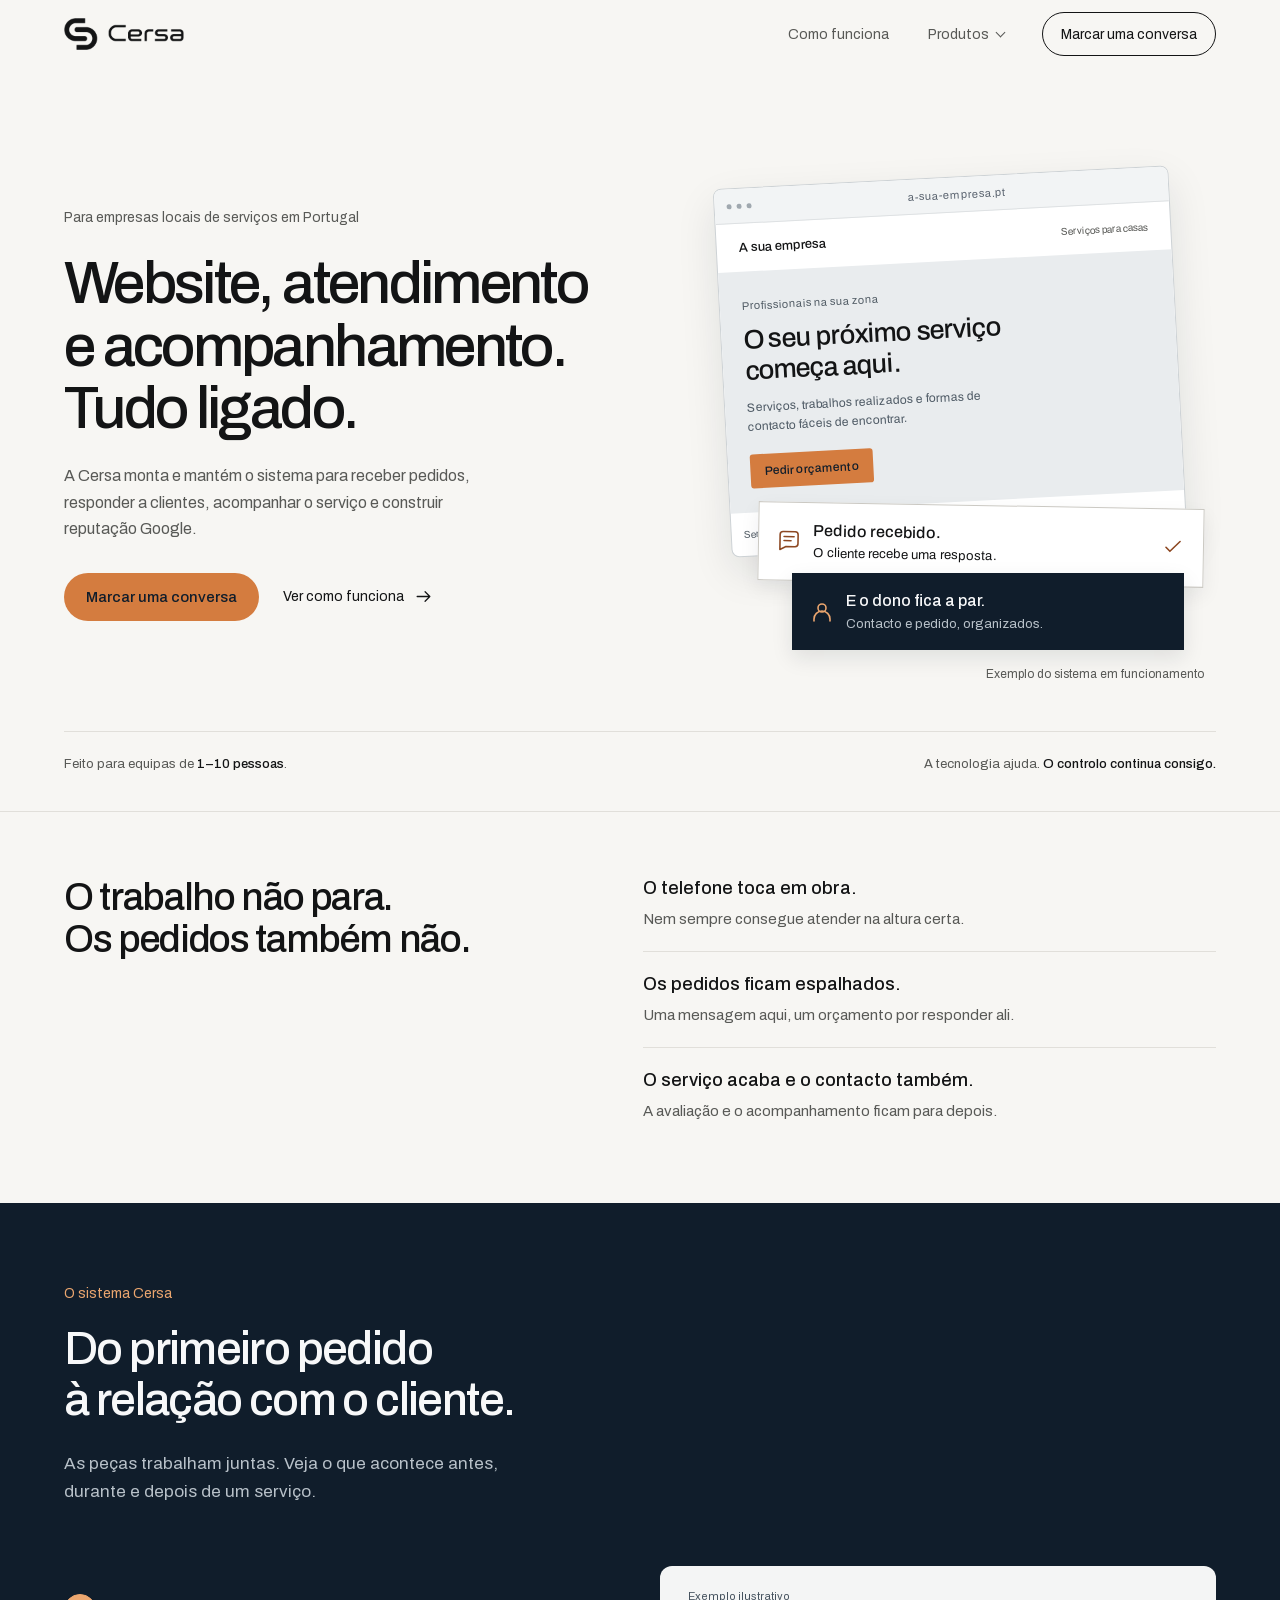
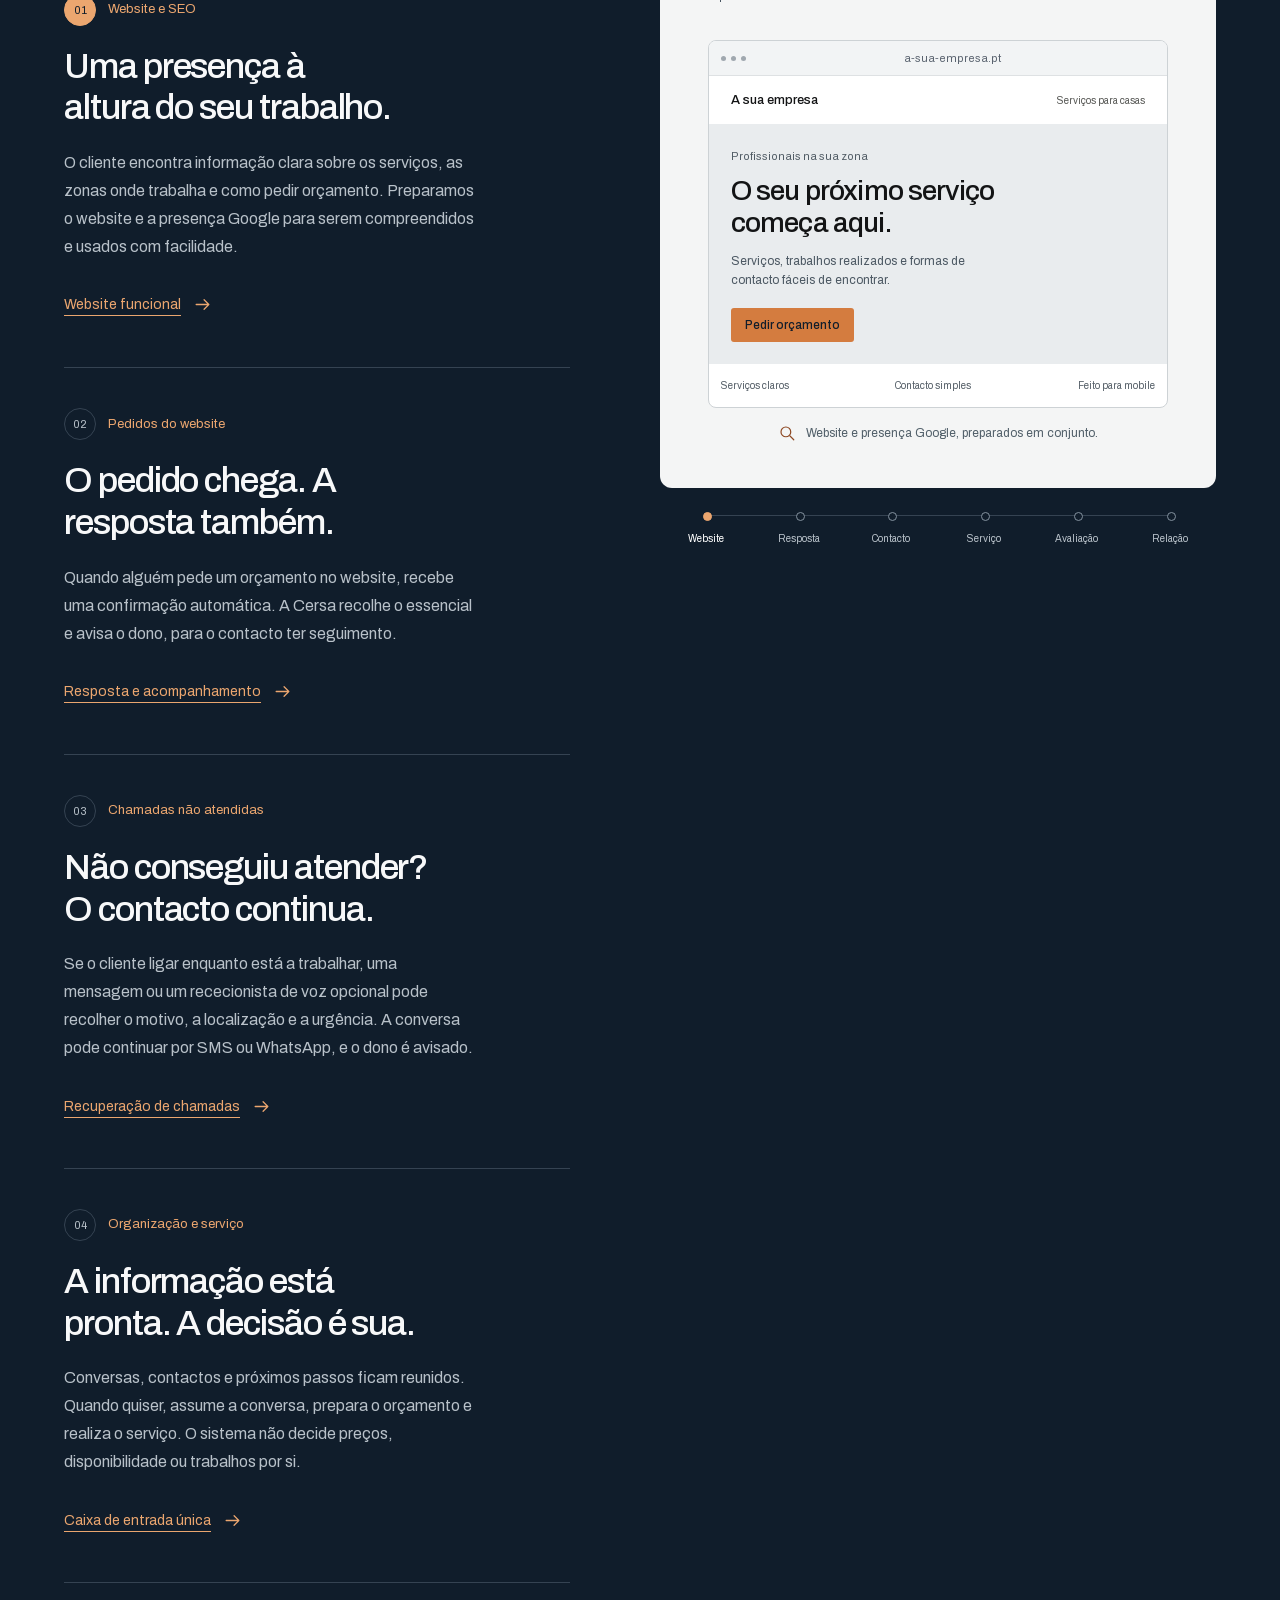
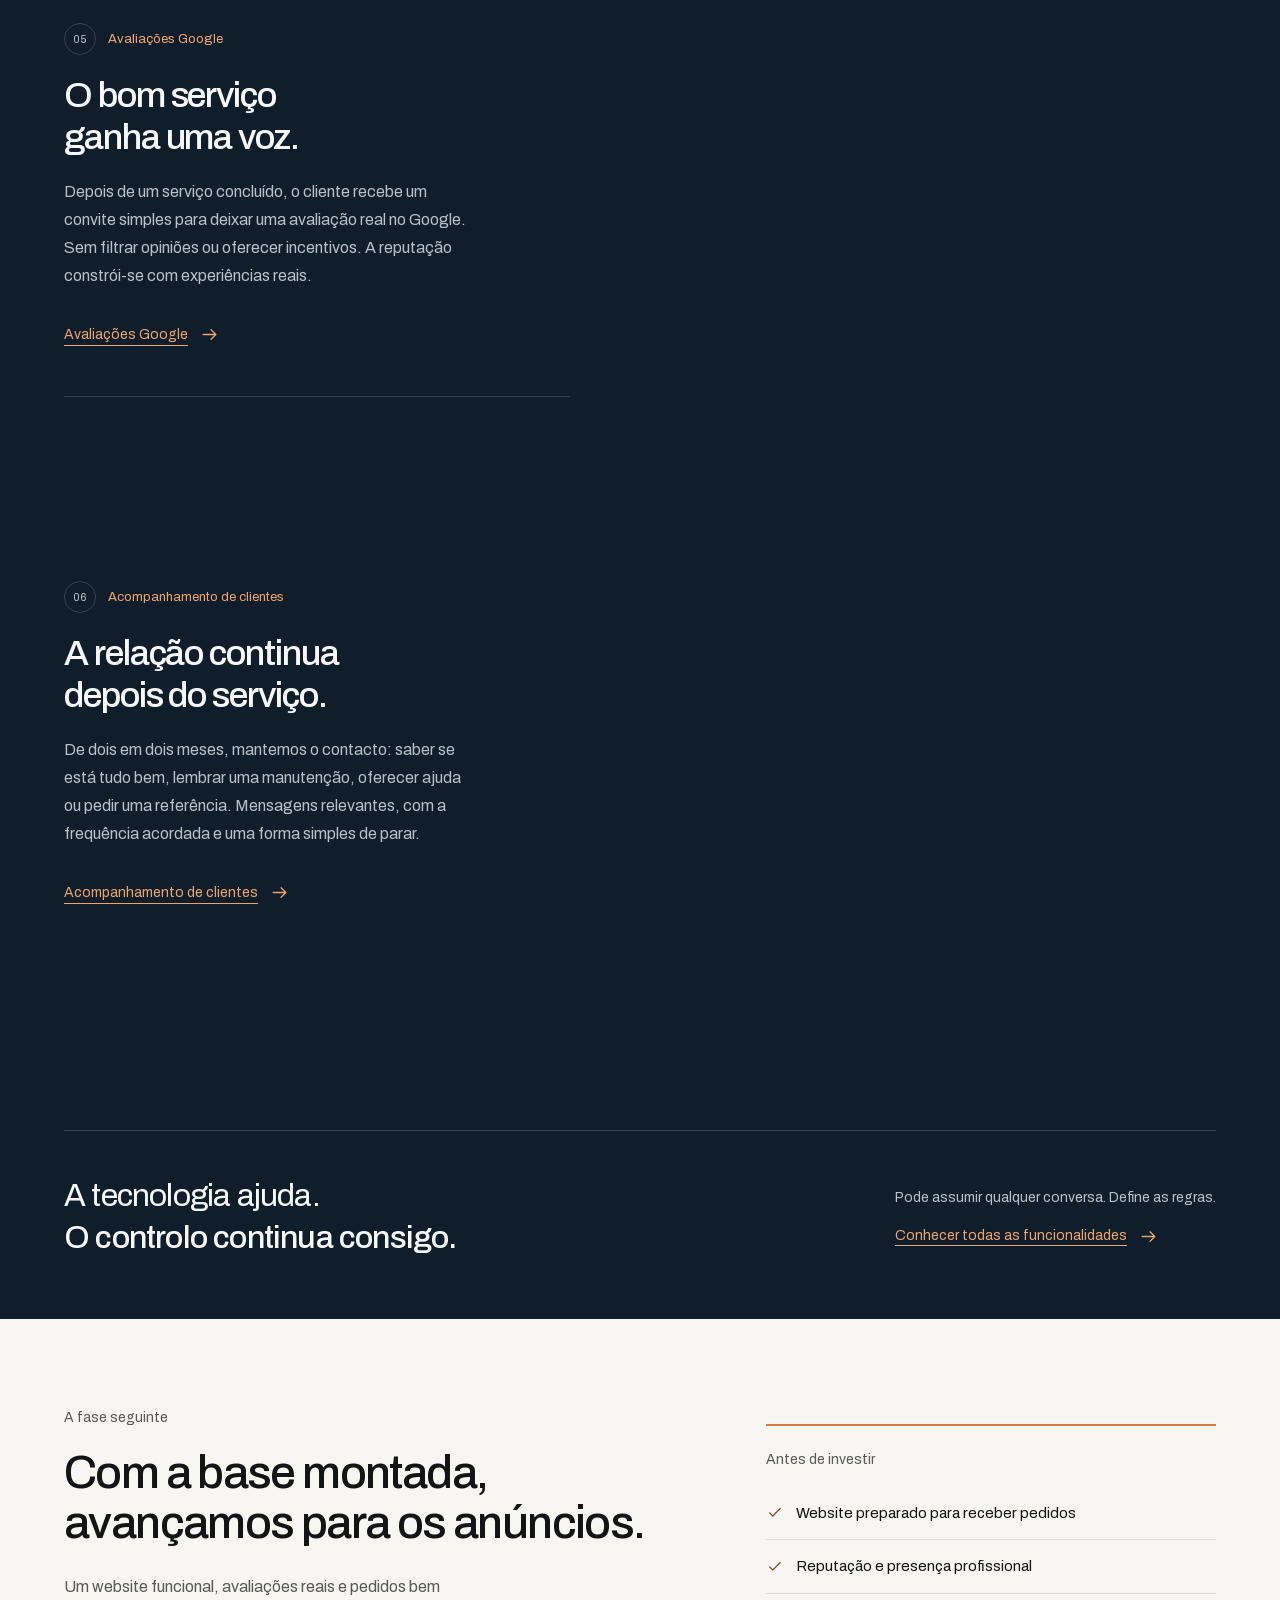
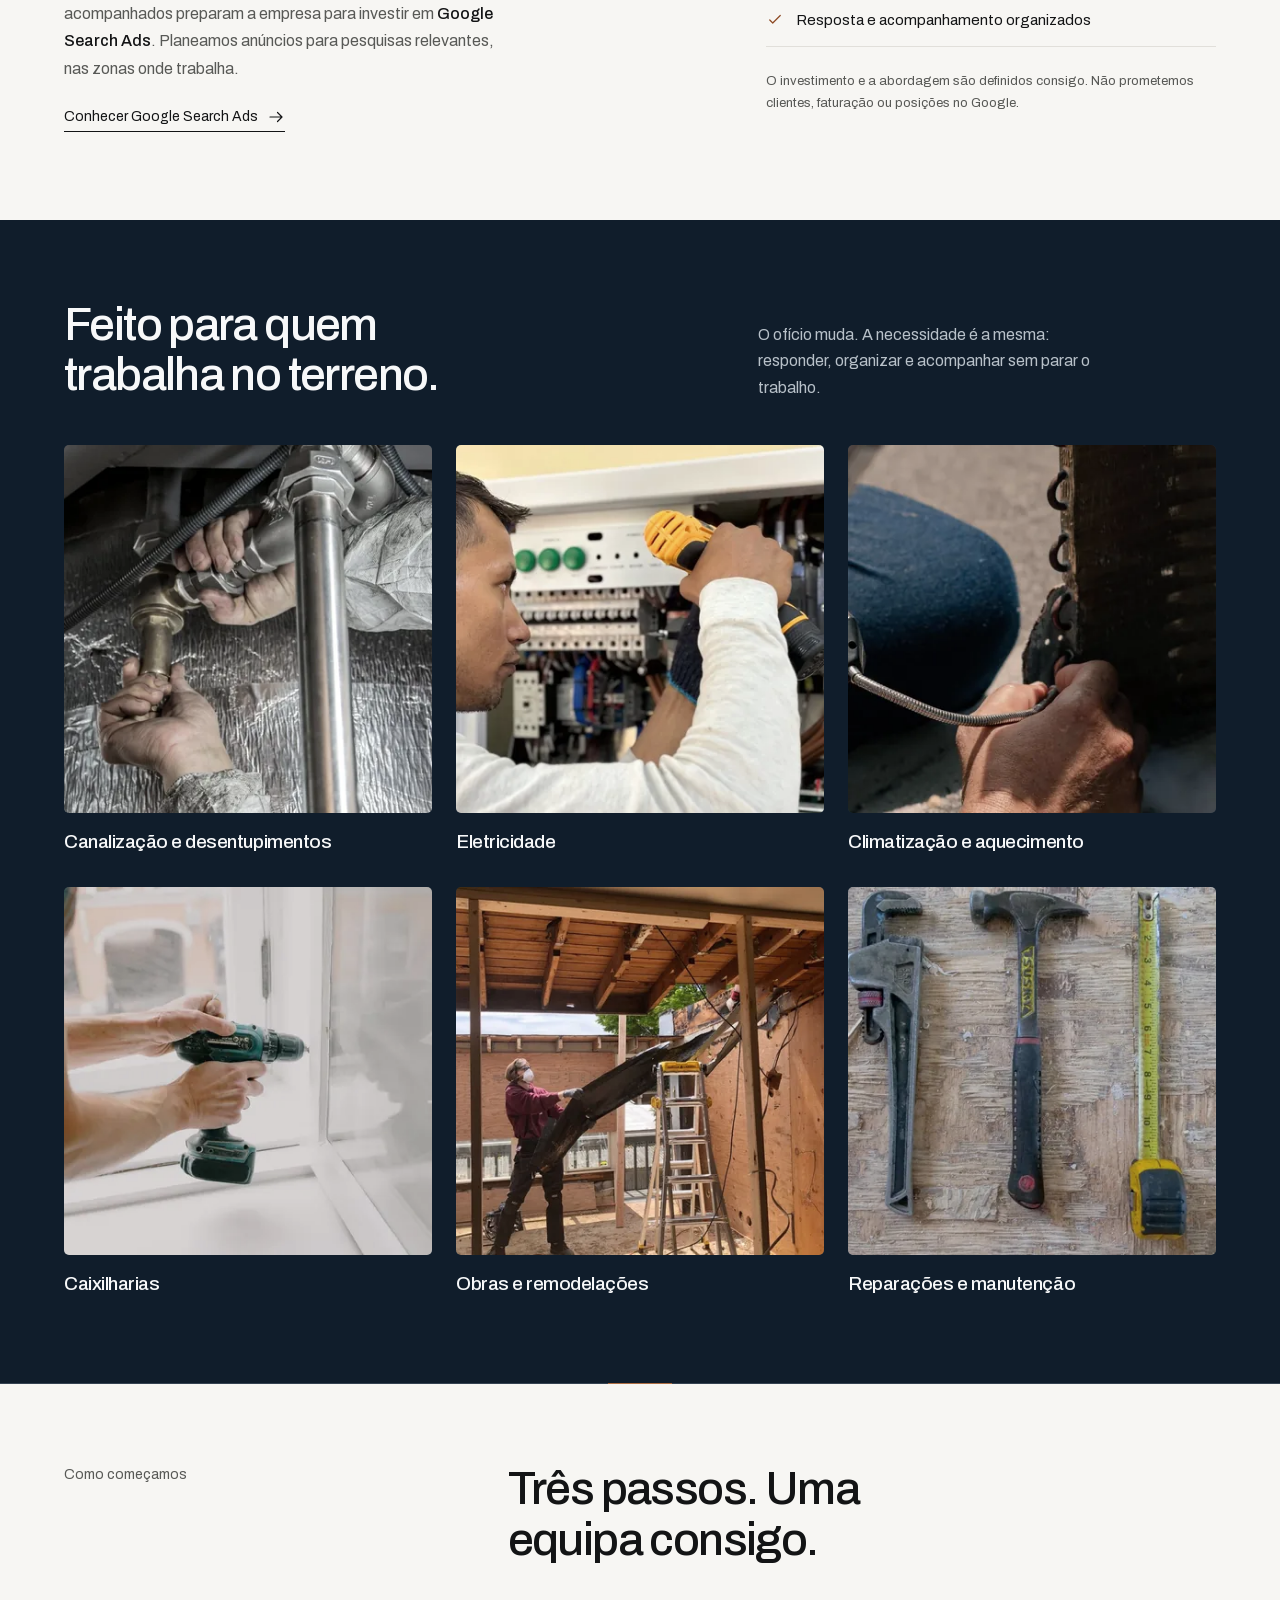
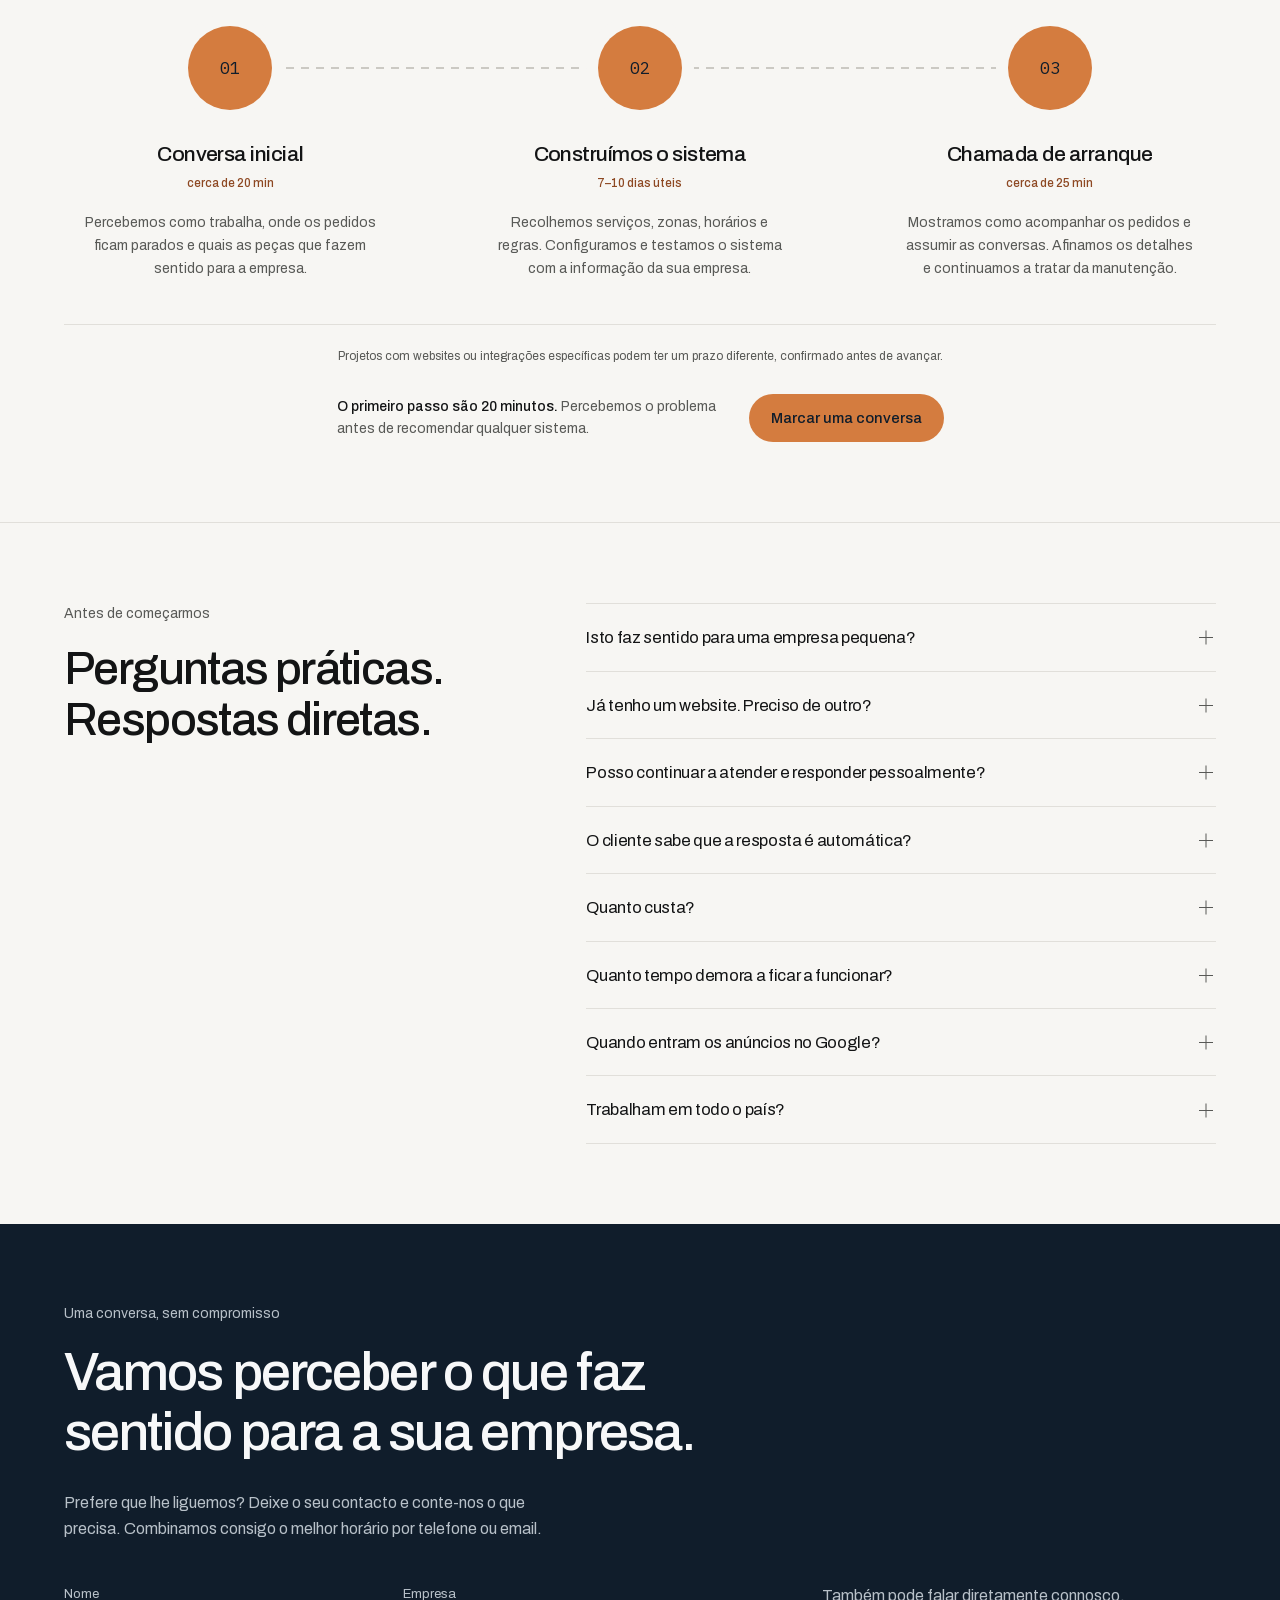
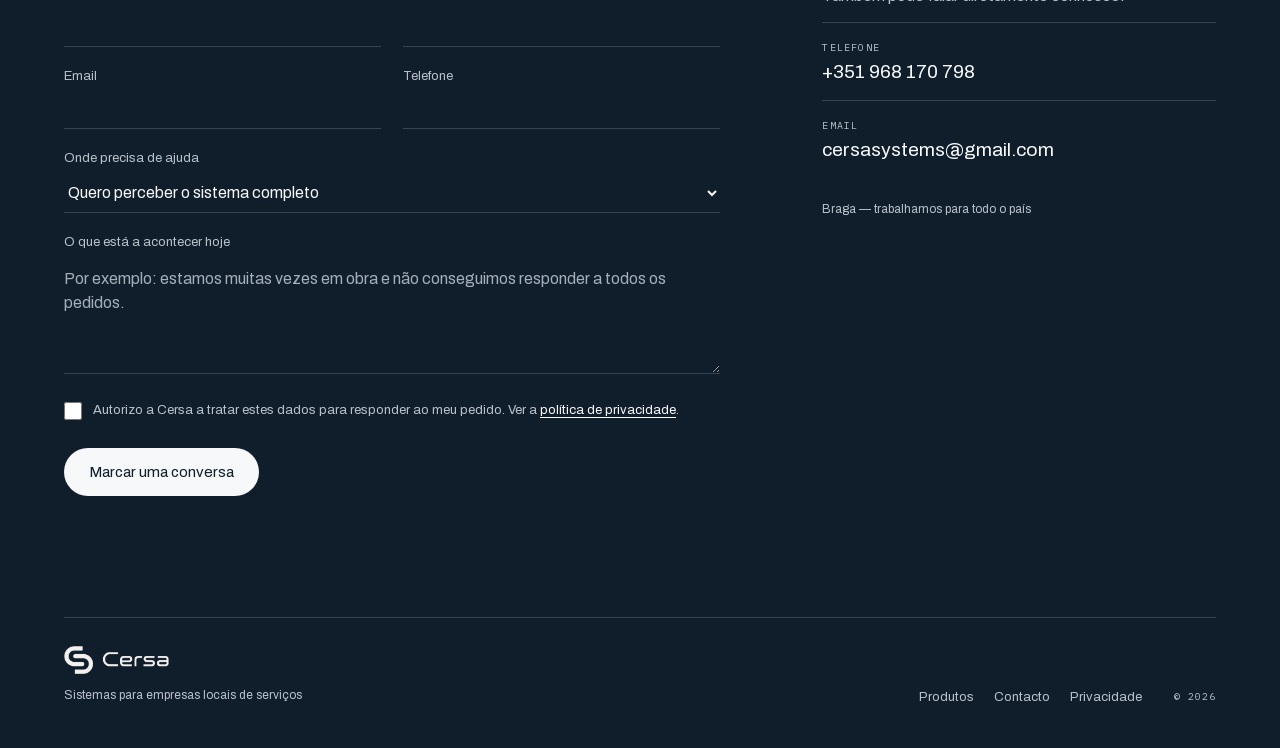
<file: index.html>
<!DOCTYPE html>
<html lang="pt-PT">
<head>
<meta charset="utf-8" />
<meta name="viewport" content="width=device-width, initial-scale=1" />

<title>Websites e automação para empresas de serviços em Portugal — Cersa</title>
<meta name="description" content="Website, respostas automáticas, acompanhamento e avaliações Google. A Cersa monta o sistema digital para empresas locais de serviços em Portugal." />
<link rel="canonical" href="https://cersa.pt/" />
<meta name="robots" content="index, follow, max-image-preview:large" />

<link rel="preload" href="assets/fonts/archivo.woff2" as="font" type="font/woff2" crossorigin />
<link rel="stylesheet" href="styles.css?v=20261014c" />
<script src="site.js?v=20261014b" defer></script>

<link rel="icon" href="/assets/favicon-32.png" sizes="32x32" type="image/png" />
<link rel="apple-touch-icon" href="/assets/apple-touch-icon-180.png" />
<link rel="manifest" href="/site.webmanifest" />
<meta name="theme-color" content="#F7F6F3" media="(prefers-color-scheme: light)" />
<meta name="theme-color" content="#0E0F10" media="(prefers-color-scheme: dark)" />

<meta property="og:type" content="website" />
<meta property="og:site_name" content="Cersa" />
<meta property="og:locale" content="pt_PT" />
<meta property="og:url" content="https://cersa.pt/" />
<meta property="og:title" content="Websites e automação para empresas de serviços em Portugal — Cersa" />
<meta property="og:description" content="Website, resposta a pedidos, acompanhamento de clientes e reputação Google. Tudo ligado num sistema para empresas locais de serviços." />
<meta property="og:image" content="https://cersa.pt/assets/og-cover.png" />
<meta property="og:image:width" content="1200" />
<meta property="og:image:height" content="630" />
<meta property="og:image:alt" content="Cersa — aproveite melhor cada oportunidade" />
<meta name="twitter:card" content="summary_large_image" />
<meta name="twitter:title" content="Websites e automação para empresas de serviços em Portugal — Cersa" />
<meta name="twitter:description" content="Website, resposta a pedidos, acompanhamento de clientes e reputação Google. Tudo ligado num sistema para empresas locais de serviços." />
<meta name="twitter:image" content="https://cersa.pt/assets/og-cover.png" />

<script type="application/ld+json">
{
  "@context": "https://schema.org",
  "@graph": [
    {
      "@type": "ProfessionalService",
      "@id": "https://cersa.pt/#empresa",
      "name": "Cersa",
      "description": "Websites, resposta automática a pedidos, acompanhamento de clientes, reputação Google e Google Search Ads para empresas locais de serviços em Portugal.",
      "url": "https://cersa.pt/",
      "logo": "https://cersa.pt/assets/icon-512.png",
      "image": "https://cersa.pt/assets/og-cover.png",
      "email": "cersasystems@gmail.com",
      "telephone": "+351968170798",
      "inLanguage": "pt-PT",
      "address": {
        "@type": "PostalAddress",
        "addressLocality": "Braga",
        "addressRegion": "Braga",
        "addressCountry": "PT"
      },
      "areaServed": {
        "@type": "Country",
        "name": "Portugal"
      }
    },
    {
      "@type": "WebSite",
      "@id": "https://cersa.pt/#website",
      "url": "https://cersa.pt/",
      "name": "Cersa",
      "inLanguage": "pt-PT",
      "publisher": {
        "@id": "https://cersa.pt/#empresa"
      }
    },
    {
      "@type": "WebPage",
      "@id": "https://cersa.pt/#pagina",
      "url": "https://cersa.pt/",
      "name": "O sistema Cersa para empresas locais de serviços",
      "inLanguage": "pt-PT",
      "isPartOf": {
        "@id": "https://cersa.pt/#website"
      },
      "about": {
        "@id": "https://cersa.pt/#empresa"
      }
    },
    {
      "@type": "FAQPage",
      "@id": "https://cersa.pt/#faq",
      "inLanguage": "pt-PT",
      "mainEntity": [
        {
          "@type": "Question",
          "name": "Isto faz sentido para uma empresa pequena?",
          "acceptedAnswer": {
            "@type": "Answer",
            "text": "Sim. A Cersa foi pensada para equipas de 1–10 pessoas, em que muitas vezes é o dono que atende, prepara orçamentos e trabalha no terreno. Montamos apenas as peças que fazem sentido para a empresa."
          }
        },
        {
          "@type": "Question",
          "name": "Já tenho um website. Preciso de outro?",
          "acceptedAnswer": {
            "@type": "Answer",
            "text": "Começamos por avaliar o que já existe. Se o website funciona bem, pode ser integrado no sistema. Se dificulta o contacto, não funciona bem no telemóvel ou não explica os serviços, propomos as melhorias necessárias."
          }
        },
        {
          "@type": "Question",
          "name": "Posso continuar a atender e responder pessoalmente?",
          "acceptedAnswer": {
            "@type": "Answer",
            "text": "Sim. Pode assumir a conversa quando quiser e define o que o sistema pode dizer. A tecnologia ajuda a recolher e organizar informação. Preços, disponibilidade e aceitação do serviço continuam a ser decisões da empresa."
          }
        },
        {
          "@type": "Question",
          "name": "O cliente sabe que a resposta é automática?",
          "acceptedAnswer": {
            "@type": "Answer",
            "text": "Sim. Não escondemos uma resposta automática. O rececionista de voz é opcional, e o sistema pode encaminhar o contacto para uma pessoa quando for necessário."
          }
        },
        {
          "@type": "Question",
          "name": "Quanto custa?",
          "acceptedAnswer": {
            "@type": "Answer",
            "text": "Trabalhamos com uma mensalidade definida antes de começar. O valor depende das funcionalidades e do trabalho necessário. Explicamos o que está incluído na primeira conversa, sem compromisso."
          }
        },
        {
          "@type": "Question",
          "name": "Quanto tempo demora a ficar a funcionar?",
          "acceptedAnswer": {
            "@type": "Answer",
            "text": "O prazo depende das peças escolhidas e é confirmado antes de avançar. Com a informação necessária, a configuração inicial costuma levar 7–10 dias úteis. Websites ou integrações específicas podem precisar de mais tempo."
          }
        },
        {
          "@type": "Question",
          "name": "Quando entram os anúncios no Google?",
          "acceptedAnswer": {
            "@type": "Answer",
            "text": "Depois de prepararmos a base: um website funcional, informação e avaliações reais, resposta aos pedidos e acompanhamento organizado. Nessa fase avaliamos Google Search Ads, o orçamento e as pesquisas relevantes para a empresa. Não garantimos clientes ou resultados."
          }
        },
        {
          "@type": "Question",
          "name": "Trabalham em todo o país?",
          "acceptedAnswer": {
            "@type": "Answer",
            "text": "Sim. A Cersa tem base em Braga e trabalha à distância com empresas de serviços em todo o Portugal."
          }
        }
      ]
    }
  ]
}
</script>
</head>

<body class="home">
<a class="skip-link" href="#conteudo">Ir para o conteúdo</a>
<svg class="icon-definitions" width="0" height="0" aria-hidden="true" xmlns="http://www.w3.org/2000/svg"><defs>
<symbol id="icon-browser" viewBox="0 0 24 24"><rect x="3" y="4" width="18" height="16" rx="2"/><path d="M3 9h18M7 6.5h.01M10 6.5h.01"/></symbol>
<symbol id="icon-phone" viewBox="0 0 24 24"><path d="m8 3 3 5-3 3c2 3 3 4 5 5l3-3 5 3c0 4-2 5-4 5C10 21 3 14 3 7c0-2 1-4 5-4Z"/></symbol>
<symbol id="icon-message" viewBox="0 0 24 24"><path d="M21 15a3 3 0 0 1-3 3H9l-6 3V6a3 3 0 0 1 3-3h12a3 3 0 0 1 3 3Z"/><path d="M7 8h10M7 12h7"/></symbol>
<symbol id="icon-check" viewBox="0 0 24 24"><path d="m5 12 4 4L19 6"/></symbol>
<symbol id="icon-star" viewBox="0 0 24 24"><path d="m12 3 2.8 5.7 6.2.9-4.5 4.4 1.1 6.2-5.6-3-5.6 3 1.1-6.2L3 9.6l6.2-.9Z"/></symbol>
<symbol id="icon-owner" viewBox="0 0 24 24"><circle cx="12" cy="8" r="4"/><path d="M4 21v-2a8 8 0 0 1 16 0v2"/></symbol>
<symbol id="icon-search" viewBox="0 0 24 24"><circle cx="10.5" cy="10.5" r="6.5"/><path d="m16 16 5 5"/></symbol>
<symbol id="icon-arrow" viewBox="0 0 24 24"><path d="M4 12h16m-6-6 6 6-6 6"/></symbol>
</defs></svg>
<header class="site-header">
  <a href="#top" class="brand" aria-label="Cersa, início"><img src="/assets/cersa-logo.png" alt="Cersa" class="brand-logo" width="359" height="96" /></a>
  <nav class="nav" aria-label="Navegação principal">
    <a href="#como-funciona">Como funciona</a>
    <details class="products-nav" data-products-nav>
      <summary>Produtos <span aria-hidden="true">⌄</span></summary>
      <div class="products-mega" data-products-menu><a class="menu-fallback" href="/produtos/">Ver todos os produtos</a></div>
    </details>
    <a href="#contacto" class="nav-cta">Marcar uma conversa</a>
  </nav>
</header>
<main id="conteudo">
<section id="top" class="home-hero">
  <div class="home-hero-grid">
    <div class="home-hero-copy">
      <p class="home-audience">Para empresas locais de serviços em Portugal</p>
      <h1>Website, atendimento e acompanhamento.<br class="desktop-break" /> Tudo ligado.</h1>
      <p class="home-hero-intro">A Cersa monta e mantém o sistema para receber pedidos, responder a clientes, acompanhar o serviço e construir reputação Google.</p>
      <div class="home-hero-actions"><a href="#contacto" class="btn-primary">Marcar uma conversa</a><a href="#como-funciona" class="home-secondary-link">Ver como funciona <svg class="line-icon" width="24" height="24" aria-hidden="true"><use href="#icon-arrow" /></svg></a></div>
    </div>
    <figure class="hero-system" aria-label="Exemplo ilustrativo: um pedido do website gera uma resposta ao cliente e um aviso ao dono">
      <div class="hero-example" aria-hidden="true"><div class="sample-browser">
  <div class="sample-browser-bar"><i></i><i></i><i></i><span>a-sua-empresa.pt</span></div>
  <div class="sample-web-content">
    <div class="sample-brand">A sua empresa<span>Serviços para casas</span></div>
    <div class="sample-web-hero"><span>Profissionais na sua zona</span><strong>O seu próximo serviço<br />começa aqui.</strong><p>Serviços, trabalhos realizados e formas de contacto fáceis de encontrar.</p><span class="sample-action">Pedir orçamento</span></div>
    <div class="sample-web-footer"><span>Serviços claros</span><span>Contacto simples</span><span>Feito para mobile</span></div>
  </div>
</div>
        <div class="hero-response"><svg class="line-icon" width="24" height="24" aria-hidden="true"><use href="#icon-message" /></svg><div><strong>Pedido recebido.</strong><span>O cliente recebe uma resposta.</span></div><span class="hero-response-check"><svg class="line-icon" width="24" height="24" aria-hidden="true"><use href="#icon-check" /></svg></span></div>
        <div class="hero-owner"><svg class="line-icon" width="24" height="24" aria-hidden="true"><use href="#icon-owner" /></svg><div><strong>E o dono fica a par.</strong><span>Contacto e pedido, organizados.</span></div></div>
      </div>
      <figcaption>Exemplo do sistema em funcionamento</figcaption>
    </figure>
  </div>
  <div class="hero-foundation"><p>Feito para equipas de <strong>1–10 pessoas</strong>.</p><p>A tecnologia ajuda. <strong>O controlo continua consigo.</strong></p></div>
</section>
<section class="home-problems home-wrap" aria-labelledby="problems-title">
  <h2 id="problems-title">O trabalho não para.<br />Os pedidos também não.</h2>
  <div class="home-problem-list">
    <p><strong>O telefone toca em obra.</strong><span>Nem sempre consegue atender na altura certa.</span></p>
    <p><strong>Os pedidos ficam espalhados.</strong><span>Uma mensagem aqui, um orçamento por responder ali.</span></p>
    <p><strong>O serviço acaba e o contacto também.</strong><span>A avaliação e o acompanhamento ficam para depois.</span></p>
  </div>
</section>
<section id="como-funciona" class="dark-section home-story" aria-labelledby="story-title" data-cersa-story>
  <div class="home-wrap">
    <div class="story-heading"><p class="home-kicker">O sistema Cersa</p><h2 id="story-title">Do primeiro pedido<br />à relação com o cliente.</h2><p>As peças trabalham juntas. Veja o que acontece antes, durante e depois de um serviço.</p></div>
    <div class="story-layout"><ol class="story-steps"><li class="story-step" data-story-step="website" id="sistema-website"><div class="story-copy"><span class="story-label"><span class="story-number">01</span>Website e SEO</span><h3>Uma presença à altura do seu trabalho.</h3><p>O cliente encontra informação clara sobre os serviços, as zonas onde trabalha e como pedir orçamento. Preparamos o website e a presença Google para serem compreendidos e usados com facilidade.</p><a class="story-link" href="/produtos/website/">Website funcional <svg class="line-icon" width="24" height="24" aria-hidden="true"><use href="#icon-arrow" /></svg></a></div><figure class="story-example example-website" data-story-scene="website" aria-hidden="true"><figcaption>Exemplo ilustrativo</figcaption><div class="scene-content"><div class="sample-browser">
  <div class="sample-browser-bar"><i></i><i></i><i></i><span>a-sua-empresa.pt</span></div>
  <div class="sample-web-content">
    <div class="sample-brand">A sua empresa<span>Serviços para casas</span></div>
    <div class="sample-web-hero"><span>Profissionais na sua zona</span><strong>O seu próximo serviço<br />começa aqui.</strong><p>Serviços, trabalhos realizados e formas de contacto fáceis de encontrar.</p><span class="sample-action">Pedir orçamento</span></div>
    <div class="sample-web-footer"><span>Serviços claros</span><span>Contacto simples</span><span>Feito para mobile</span></div>
  </div>
</div><div class="scene-footnote"><svg class="line-icon" width="24" height="24" aria-hidden="true"><use href="#icon-search" /></svg><span>Website e presença Google, preparados em conjunto.</span></div></div></figure></li><li class="story-step" data-story-step="response" id="sistema-response"><div class="story-copy"><span class="story-label"><span class="story-number">02</span>Pedidos do website</span><h3>O pedido chega. A resposta também.</h3><p>Quando alguém pede um orçamento no website, recebe uma confirmação automática. A Cersa recolhe o essencial e avisa o dono, para o contacto ter seguimento.</p><a class="story-link" href="/produtos/acompanhamento-sms/">Resposta e acompanhamento <svg class="line-icon" width="24" height="24" aria-hidden="true"><use href="#icon-arrow" /></svg></a></div><figure class="story-example example-response" data-story-scene="response" aria-hidden="true"><figcaption>Exemplo ilustrativo</figcaption><div class="scene-content"><div class="sample-request"><svg class="line-icon" width="24" height="24" aria-hidden="true"><use href="#icon-browser" /></svg><span>Pedido de orçamento</span><strong>Instalação de ar condicionado</strong><div class="request-fields"><span>Contacto</span><span>Localização</span><span>O que precisa</span></div></div><div class="sample-conversation"><p class="chat-label">Resposta automática</p><div class="chat-bubble">Recebemos o seu pedido. Pode indicar a localização e enviar uma fotografia do espaço?</div></div><div class="sample-owner-notice"><svg class="line-icon" width="24" height="24" aria-hidden="true"><use href="#icon-owner" /></svg><div><strong>Dono notificado</strong><span>O pedido fica pronto para acompanhar.</span></div><svg class="line-icon" width="24" height="24" aria-hidden="true"><use href="#icon-check" /></svg></div></div></figure></li><li class="story-step" data-story-step="call" id="sistema-call"><div class="story-copy"><span class="story-label"><span class="story-number">03</span>Chamadas não atendidas</span><h3>Não conseguiu atender? O contacto continua.</h3><p>Se o cliente ligar enquanto está a trabalhar, uma mensagem ou um rececionista de voz opcional pode recolher o motivo, a localização e a urgência. A conversa pode continuar por SMS ou WhatsApp, e o dono é avisado.</p><a class="story-link" href="/produtos/recuperacao-de-chamadas/">Recuperação de chamadas <svg class="line-icon" width="24" height="24" aria-hidden="true"><use href="#icon-arrow" /></svg></a></div><figure class="story-example example-call" data-story-scene="call" aria-hidden="true"><figcaption>Exemplo ilustrativo</figcaption><div class="scene-content"><div class="call-origin"><svg class="line-icon" width="24" height="24" aria-hidden="true"><use href="#icon-phone" /></svg><div><span>Outra entrada no mesmo sistema</span><strong>Chamada não atendida</strong></div></div><div class="sample-conversation"><p class="chat-label">Resposta automática</p><div class="chat-bubble">Não conseguimos atender. Em que podemos ajudar e em que zona se encontra?</div><div class="chat-bubble chat-client">Queria instalar ar condicionado. Estou em Braga.</div></div><div class="sample-owner-notice"><svg class="line-icon" width="24" height="24" aria-hidden="true"><use href="#icon-owner" /></svg><div><strong>Novo pedido organizado</strong><span>Climatização · Braga · Pedido de orçamento</span></div><svg class="line-icon" width="24" height="24" aria-hidden="true"><use href="#icon-check" /></svg></div></div></figure></li><li class="story-step" data-story-step="owner" id="sistema-owner"><div class="story-copy"><span class="story-label"><span class="story-number">04</span>Organização e serviço</span><h3>A informação está pronta. A decisão é sua.</h3><p>Conversas, contactos e próximos passos ficam reunidos. Quando quiser, assume a conversa, prepara o orçamento e realiza o serviço. O sistema não decide preços, disponibilidade ou trabalhos por si.</p><a class="story-link" href="/produtos/caixa-de-entrada/">Caixa de entrada única <svg class="line-icon" width="24" height="24" aria-hidden="true"><use href="#icon-arrow" /></svg></a></div><figure class="story-example example-owner" data-story-scene="owner" aria-hidden="true"><figcaption>Exemplo ilustrativo</figcaption><div class="scene-content"><div class="handoff-origin"><span>Website</span><span>ou</span><span>Chamada</span></div><div class="sample-job"><div class="job-heading"><svg class="line-icon" width="24" height="24" aria-hidden="true"><use href="#icon-message" /></svg><span>Pedido organizado</span></div><dl><div><dt>Serviço</dt><dd>Instalação de ar condicionado</dd></div><div><dt>Localização</dt><dd>Braga</dd></div><div><dt>Informação</dt><dd>Contacto e fotografias recebidos</dd></div></dl><div class="owner-handoff"><svg class="line-icon" width="24" height="24" aria-hidden="true"><use href="#icon-owner" /></svg><strong>A equipa assume a conversa</strong><span>A resposta automática faz uma pausa.</span></div></div><div class="scene-footnote"><svg class="line-icon" width="24" height="24" aria-hidden="true"><use href="#icon-check" /></svg><span>Orçamento e serviço decididos pela empresa.</span></div></div></figure></li><li class="story-step" data-story-step="review" id="sistema-review"><div class="story-copy"><span class="story-label"><span class="story-number">05</span>Avaliações Google</span><h3>O bom serviço ganha uma voz.</h3><p>Depois de um serviço concluído, o cliente recebe um convite simples para deixar uma avaliação real no Google. Sem filtrar opiniões ou oferecer incentivos. A reputação constrói-se com experiências reais.</p><a class="story-link" href="/produtos/reviews-google/">Avaliações Google <svg class="line-icon" width="24" height="24" aria-hidden="true"><use href="#icon-arrow" /></svg></a></div><figure class="story-example example-review" data-story-scene="review" aria-hidden="true"><figcaption>Exemplo ilustrativo</figcaption><div class="scene-content"><div class="service-complete"><svg class="line-icon" width="24" height="24" aria-hidden="true"><use href="#icon-check" /></svg><div><span>Primeiro, o trabalho</span><strong>Serviço concluído</strong></div></div><div class="review-invitation"><div class="review-symbol"><svg class="line-icon" width="24" height="24" aria-hidden="true"><use href="#icon-star" /></svg></div><span>Pedido automático de avaliação</span><strong>Como correu o serviço?</strong><p>A sua opinião ajuda outras pessoas a conhecer o nosso trabalho.</p><span class="review-sample-link">Partilhar a experiência no Google <svg class="line-icon" width="24" height="24" aria-hidden="true"><use href="#icon-arrow" /></svg></span></div><div class="scene-footnote"><svg class="line-icon" width="24" height="24" aria-hidden="true"><use href="#icon-star" /></svg><span>Avaliações de clientes reais. Sem atalhos.</span></div></div></figure></li><li class="story-step" data-story-step="care" id="sistema-care"><div class="story-copy"><span class="story-label"><span class="story-number">06</span>Acompanhamento de clientes</span><h3>A relação continua depois do serviço.</h3><p>De dois em dois meses, mantemos o contacto: saber se está tudo bem, lembrar uma manutenção, oferecer ajuda ou pedir uma referência. Mensagens relevantes, com a frequência acordada e uma forma simples de parar.</p><a class="story-link" href="/produtos/acompanhamento-sms/">Acompanhamento de clientes <svg class="line-icon" width="24" height="24" aria-hidden="true"><use href="#icon-arrow" /></svg></a></div><figure class="story-example example-care" data-story-scene="care" aria-hidden="true"><figcaption>Exemplo ilustrativo</figcaption><div class="scene-content"><div class="care-heading"><svg class="line-icon" width="24" height="24" aria-hidden="true"><use href="#icon-message" /></svg><div><strong>Continuar presente</strong><span>Um contacto a cada dois meses</span></div></div><ol class="care-timeline"><li><span>2 meses depois</span><p>Como tem corrido desde o serviço? Está tudo a funcionar bem?</p></li><li><span>4 meses depois</span><p>Precisa de alguma ajuda ou manutenção? Estamos por aqui.</p></li><li><span>6 meses depois</span><p>Conhece alguém que precise dos nossos serviços? Pode partilhar o nosso contacto.</p></li></ol><div class="scene-footnote"><span>Exemplos de mensagens, adaptadas à sua empresa.</span></div></div></figure></li></ol><div class="story-stage" data-story-stage hidden aria-hidden="true"><div class="story-scenes" data-story-scenes></div><div class="story-trail"><span data-story-trail="website">Website</span><span data-story-trail="response">Resposta</span><span data-story-trail="call">Contacto</span><span data-story-trail="owner">Serviço</span><span data-story-trail="review">Avaliação</span><span data-story-trail="care">Relação</span></div></div></div>
    <div class="story-resolution"><p>A tecnologia ajuda.<br /><strong>O controlo continua consigo.</strong></p><div><span>Pode assumir qualquer conversa. Define as regras.</span><a href="/produtos/">Conhecer todas as funcionalidades <svg class="line-icon" width="24" height="24" aria-hidden="true"><use href="#icon-arrow" /></svg></a></div></div>
  </div>
</section>
<section class="home-ads home-wrap" aria-labelledby="ads-title"><div class="ads-copy"><p class="home-kicker">A fase seguinte</p><h2 id="ads-title">Com a base montada,<br />avançamos para os anúncios.</h2><p>Um website funcional, avaliações reais e pedidos bem acompanhados preparam a empresa para investir em <strong>Google Search Ads</strong>. Planeamos anúncios para pesquisas relevantes, nas zonas onde trabalha.</p><a href="/produtos/google-search-ads/" class="text-link">Conhecer Google Search Ads <svg class="line-icon" width="24" height="24" aria-hidden="true"><use href="#icon-arrow" /></svg></a></div><div class="ads-foundation"><span>Antes de investir</span><ul><li><svg class="line-icon" width="24" height="24" aria-hidden="true"><use href="#icon-check" /></svg>Website preparado para receber pedidos</li><li><svg class="line-icon" width="24" height="24" aria-hidden="true"><use href="#icon-check" /></svg>Reputação e presença profissional</li><li><svg class="line-icon" width="24" height="24" aria-hidden="true"><use href="#icon-check" /></svg>Resposta e acompanhamento organizados</li></ul><p>O investimento e a abordagem são definidos consigo. Não prometemos clientes, faturação ou posições no Google.</p></div></section>
<section id="setores" class="sectors-section home-sectors" aria-labelledby="sectors-title"><div class="sectors-inner"><div class="home-sectors-heading"><h2 id="sectors-title">Feito para quem<br />trabalha no terreno.</h2><p>O ofício muda. A necessidade é a mesma: responder, organizar e acompanhar sem parar o trabalho.</p></div><div class="sectors-photo-grid"><article><div class="sector-photo"><img src="/assets/setores/canalizacao-800.webp" srcset="/assets/setores/canalizacao-400.webp 400w, /assets/setores/canalizacao-800.webp 800w" sizes="(max-width: 359px) calc(100vw - 40px), (max-width: 920px) calc((100vw - 56px) / 2), (max-width: 1480px) calc((100vw - 160px) / 3), 420px" alt="Profissional a instalar tubagem de canalização" width="800" height="800" loading="lazy" decoding="async" /></div><div class="sector-card-copy"><h3>Canalização e desentupimentos</h3></div></article><article><div class="sector-photo"><img src="/assets/setores/eletricidade-800.webp" srcset="/assets/setores/eletricidade-400.webp 400w, /assets/setores/eletricidade-800.webp 800w" sizes="(max-width: 359px) calc(100vw - 40px), (max-width: 920px) calc((100vw - 56px) / 2), (max-width: 1480px) calc((100vw - 160px) / 3), 420px" alt="Eletricista a trabalhar num quadro elétrico" width="800" height="800" loading="lazy" decoding="async" /></div><div class="sector-card-copy"><h3>Eletricidade</h3></div></article><article><div class="sector-photo"><img src="/assets/setores/avac-800.webp" srcset="/assets/setores/avac-400.webp 400w, /assets/setores/avac-800.webp 800w" sizes="(max-width: 359px) calc(100vw - 40px), (max-width: 920px) calc((100vw - 56px) / 2), (max-width: 1480px) calc((100vw - 160px) / 3), 420px" alt="Técnico a verificar um equipamento de climatização" width="800" height="800" loading="lazy" decoding="async" /></div><div class="sector-card-copy"><h3>Climatização e aquecimento</h3></div></article><article><div class="sector-photo"><img src="/assets/setores/caixilharias-800.webp" srcset="/assets/setores/caixilharias-400.webp 400w, /assets/setores/caixilharias-800.webp 800w" sizes="(max-width: 359px) calc(100vw - 40px), (max-width: 920px) calc((100vw - 56px) / 2), (max-width: 1480px) calc((100vw - 160px) / 3), 420px" alt="Profissional a fixar a caixilharia de uma janela" width="800" height="800" loading="lazy" decoding="async" /></div><div class="sector-card-copy"><h3>Caixilharias</h3></div></article><article><div class="sector-photo"><img src="/assets/setores/obras-800.webp" srcset="/assets/setores/obras-400.webp 400w, /assets/setores/obras-800.webp 800w" sizes="(max-width: 359px) calc(100vw - 40px), (max-width: 920px) calc((100vw - 56px) / 2), (max-width: 1480px) calc((100vw - 160px) / 3), 420px" alt="Profissional durante uma obra de remodelação" width="800" height="800" loading="lazy" decoding="async" /></div><div class="sector-card-copy"><h3>Obras e remodelações</h3></div></article><article><div class="sector-photo"><img src="/assets/setores/reparacoes-800.webp" srcset="/assets/setores/reparacoes-400.webp 400w, /assets/setores/reparacoes-800.webp 800w" sizes="(max-width: 359px) calc(100vw - 40px), (max-width: 920px) calc((100vw - 56px) / 2), (max-width: 1480px) calc((100vw - 160px) / 3), 420px" alt="Ferramentas utilizadas em reparações e manutenção" width="800" height="800" loading="lazy" decoding="async" /></div><div class="sector-card-copy"><h3>Reparações e manutenção</h3></div></article></div></div></section>
  <section class="section process-section" aria-labelledby="process-title">
    <div class="process-heading">
      <p class="home-kicker">Como começamos</p>
      <h2 id="process-title">Três passos. Uma equipa consigo.</h2>
    </div>

    <ol class="process-steps">
      <li>
        <span class="process-number mono" aria-hidden="true">01</span>
        <div class="process-copy">
          <h3>Conversa inicial <span class="mono">cerca de 20 min</span></h3>
          <p>Percebemos como trabalha, onde os pedidos ficam parados e quais as peças que fazem sentido para a empresa.</p>
        </div>
      </li>
      <li>
        <span class="process-number mono" aria-hidden="true">02</span>
        <div class="process-copy">
          <h3>Construímos o sistema <span class="mono">7–10 dias úteis</span></h3>
          <p>Recolhemos serviços, zonas, horários e regras. Configuramos e testamos o sistema com a informação da sua empresa.</p>
        </div>
      </li>
      <li>
        <span class="process-number mono" aria-hidden="true">03</span>
        <div class="process-copy">
          <h3>Chamada de arranque <span class="mono">cerca de 25 min</span></h3>
          <p>Mostramos como acompanhar os pedidos e assumir as conversas. Afinamos os detalhes e continuamos a tratar da manutenção.</p>
        </div>
      </li>
    </ol>

    <p class="process-note mono">Projetos com websites ou integrações específicas podem ter um prazo diferente, confirmado antes de avançar.</p>
    <div class="process-contact">
      <p><strong>O primeiro passo são 20 minutos.</strong> Percebemos o problema antes de recomendar qualquer sistema.</p>
      <a href="#contacto" class="btn-primary">Marcar uma conversa</a>
    </div>
  </section>


<section id="perguntas" class="section faq-section" aria-labelledby="faq-title"><div class="faq-grid"><div><p class="home-kicker">Antes de começarmos</p><h2 class="faq-title" id="faq-title">Perguntas práticas.<br />Respostas diretas.</h2></div><div class="faq-list"><details class="faq-item"><summary>Isto faz sentido para uma empresa pequena?</summary><p>Sim. A Cersa foi pensada para equipas de 1–10 pessoas, em que muitas vezes é o dono que atende, prepara orçamentos e trabalha no terreno. Montamos apenas as peças que fazem sentido para a empresa.</p></details><details class="faq-item"><summary>Já tenho um website. Preciso de outro?</summary><p>Começamos por avaliar o que já existe. Se o website funciona bem, pode ser integrado no sistema. Se dificulta o contacto, não funciona bem no telemóvel ou não explica os serviços, propomos as melhorias necessárias.</p></details><details class="faq-item"><summary>Posso continuar a atender e responder pessoalmente?</summary><p>Sim. Pode assumir a conversa quando quiser e define o que o sistema pode dizer. A tecnologia ajuda a recolher e organizar informação. Preços, disponibilidade e aceitação do serviço continuam a ser decisões da empresa.</p></details><details class="faq-item"><summary>O cliente sabe que a resposta é automática?</summary><p>Sim. Não escondemos uma resposta automática. O rececionista de voz é opcional, e o sistema pode encaminhar o contacto para uma pessoa quando for necessário.</p></details><details class="faq-item"><summary>Quanto custa?</summary><p>Trabalhamos com uma mensalidade definida antes de começar. O valor depende das funcionalidades e do trabalho necessário. Explicamos o que está incluído na primeira conversa, sem compromisso.</p></details><details class="faq-item"><summary>Quanto tempo demora a ficar a funcionar?</summary><p>O prazo depende das peças escolhidas e é confirmado antes de avançar. Com a informação necessária, a configuração inicial costuma levar 7–10 dias úteis. Websites ou integrações específicas podem precisar de mais tempo.</p></details><details class="faq-item"><summary>Quando entram os anúncios no Google?</summary><p>Depois de prepararmos a base: um website funcional, informação e avaliações reais, resposta aos pedidos e acompanhamento organizado. Nessa fase avaliamos Google Search Ads, o orçamento e as pesquisas relevantes para a empresa. Não garantimos clientes ou resultados.</p></details><details class="faq-item faq-item-last"><summary>Trabalham em todo o país?</summary><p>Sim. A Cersa tem base em Braga e trabalha à distância com empresas de serviços em todo o Portugal.</p></details></div></div></section>
  <section id="contacto" class="cta-section">
    <div class="cta-inner">
      <p class="eyebrow eyebrow-dark">Uma conversa, sem compromisso</p>
      <h2>Vamos perceber o que faz sentido para a sua empresa.</h2>
      <p class="cta-intro">Prefere que lhe liguemos? Deixe o seu contacto e conte-nos o que precisa. Combinamos consigo o melhor horário por telefone ou email.</p>

      <div class="contact-grid">
        <form class="contact-form" name="contacto" method="POST" action="/obrigado.html"
              data-netlify="true" netlify-honeypot="website">
          <input type="hidden" name="form-name" value="contacto" />

          <p class="honeypot" aria-hidden="true">
            <label>Deixe este campo em branco
              <input name="website" type="text" tabindex="-1" autocomplete="off" />
            </label>
          </p>

          <div class="field-row">
            <p class="field">
              <label for="nome">Nome</label>
              <input id="nome" name="nome" type="text" required autocomplete="name" />
            </p>
            <p class="field">
              <label for="empresa">Empresa</label>
              <input id="empresa" name="empresa" type="text" autocomplete="organization" />
            </p>
          </div>

          <div class="field-row">
            <p class="field">
              <label for="email">Email</label>
              <input id="email" name="email" type="email" required autocomplete="email" />
            </p>
            <p class="field">
              <label for="telefone">Telefone</label>
              <input id="telefone" name="telefone" type="tel" autocomplete="tel" />
            </p>
          </div>

          <p class="field">
            <label for="assunto">Onde precisa de ajuda</label>
            <select id="assunto" name="assunto">
              <option value="">Quero perceber o sistema completo</option>
              <option>Ficam chamadas ou pedidos sem resposta</option>
              <option>Precisamos de organizar e acompanhar melhor</option>
              <option>Queremos pedir mais avaliações reais</option>
              <option>A presença no Google precisa de melhorar</option>
              <option>Precisamos de um website profissional</option>
              <option>Queremos acompanhar clientes depois do serviço</option>
              <option>Queremos preparar anúncios no Google</option>
            </select>
          </p>

          <p class="field">
            <label for="mensagem">O que está a acontecer hoje</label>
            <textarea id="mensagem" name="mensagem" rows="4" required
                      placeholder="Por exemplo: estamos muitas vezes em obra e não conseguimos responder a todos os pedidos."></textarea>
          </p>

          <p class="consent">
            <input id="consentimento" name="consentimento" type="checkbox" required />
            <label for="consentimento">Autorizo a Cersa a tratar estes dados para responder ao meu pedido. Ver a <a href="/privacidade.html">política de privacidade</a>.</label>
          </p>

          <button type="submit" class="btn-cta">Marcar uma conversa</button>
          <p class="form-status mono" data-form-status aria-live="polite"></p>
        </form>

        <aside class="contact-alt">
          <p>Também pode falar diretamente connosco.</p>
          <a class="contact-line" href="tel:+351968170798">
            <span class="mono">Telefone</span>
            <strong>+351&nbsp;968&nbsp;170&nbsp;798</strong>
          </a>
          <a class="contact-line" href="mailto:cersasystems@gmail.com">
            <span class="mono">Email</span>
            <strong>cersasystems@gmail.com</strong>
          </a>
          <small class="mono">Braga — trabalhamos para todo o país</small>
        </aside>
      </div>

      <footer class="site-footer">
        <div class="footer-brand">
          <img src="assets/cersa-logo-white.png" alt="Cersa" class="brand-logo footer-logo" width="359" height="96" />
          <span class="mono">Sistemas para empresas locais de serviços</span>
        </div>
        <nav class="footer-nav" aria-label="Navegação de rodapé">
          <a href="/produtos/">Produtos</a>
          <a href="mailto:cersasystems@gmail.com">Contacto</a>
          <a href="/privacidade.html">Privacidade</a>
        </nav>
        <span class="footer-year mono">© 2026</span>
      </footer>
    </div>
  </section>

</main>
<script
  src="https://link.msgsndr.com/js/external-tracking.js"
  data-tracking-id="tk_1599935299cd48b4b8b63587bdeb7bd7">
</script>
</body>
</html>
</file>
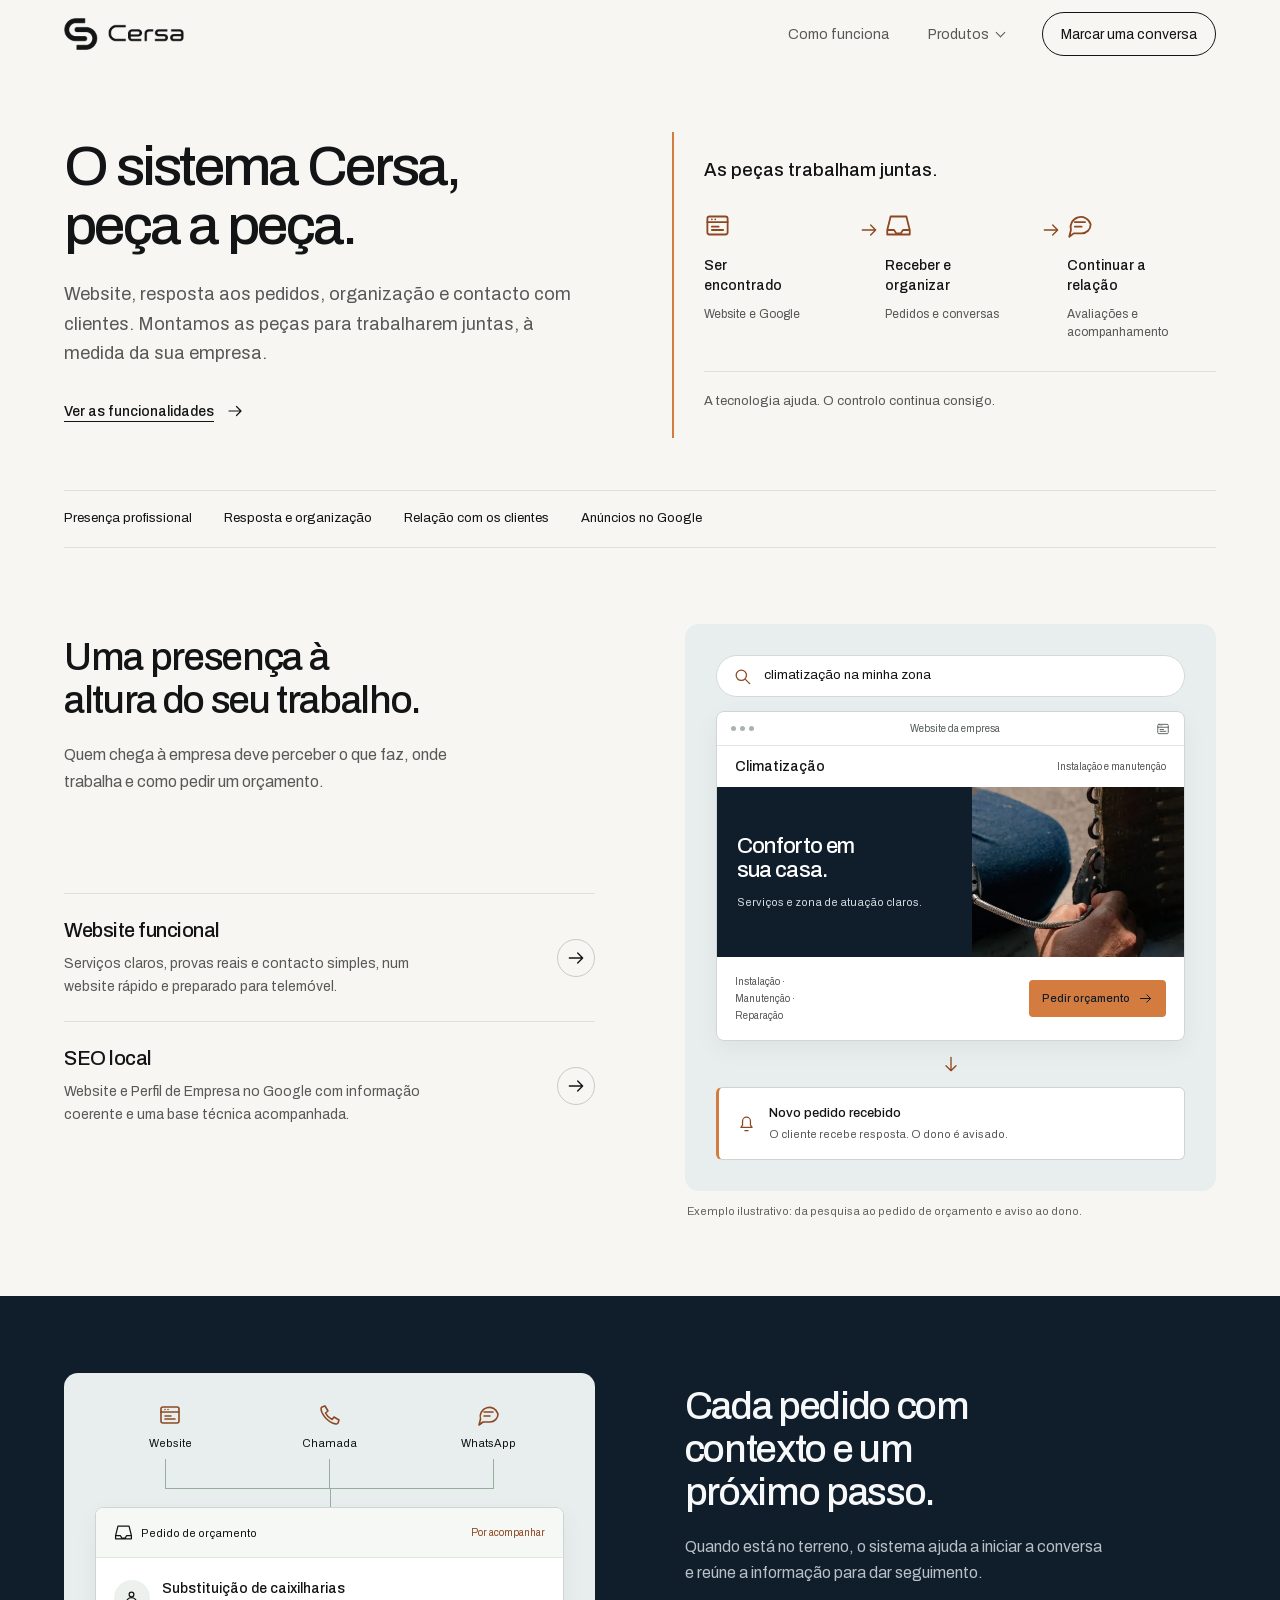
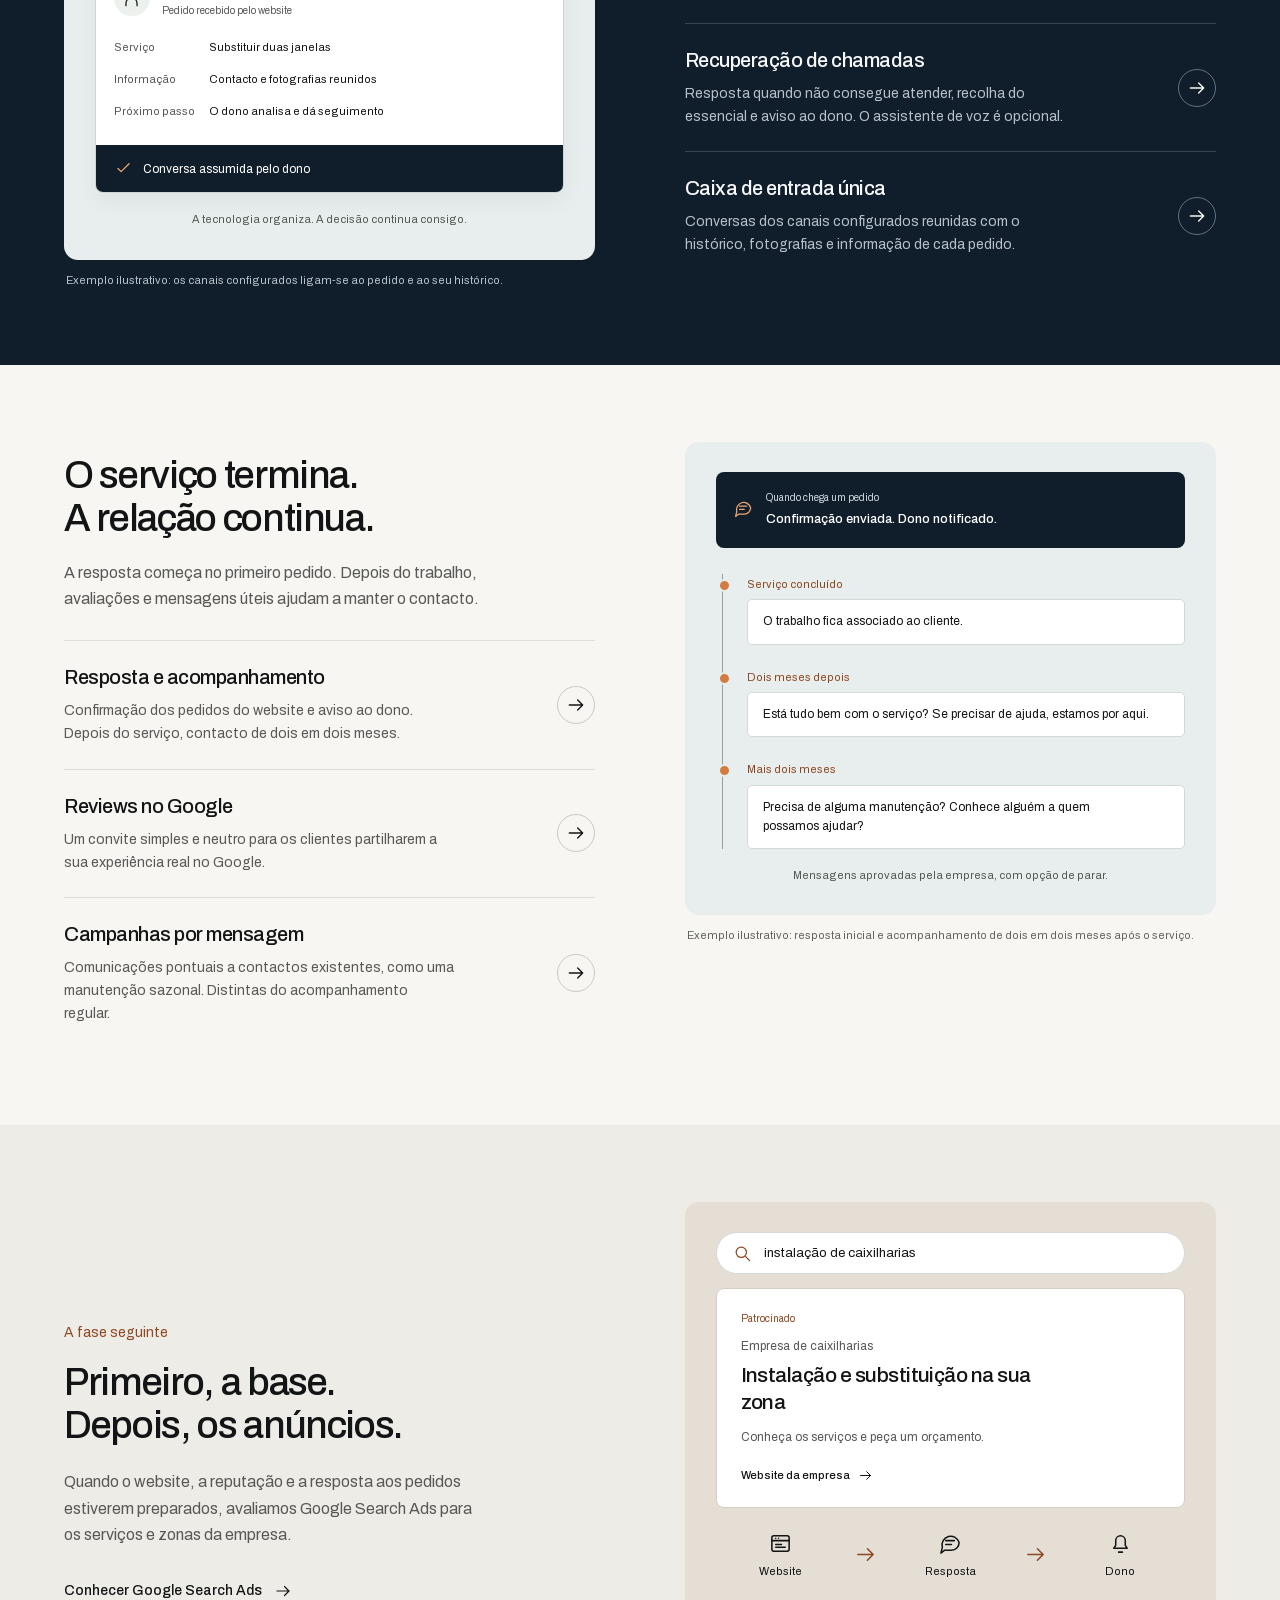
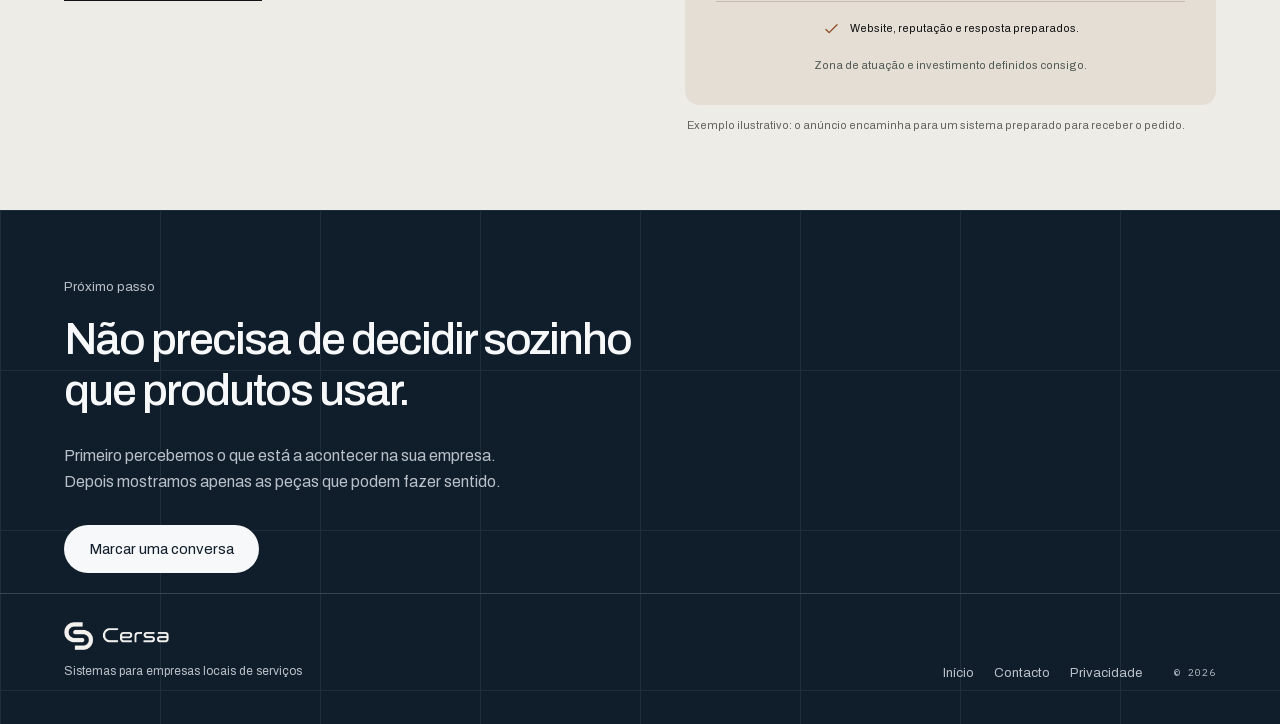
<file: produtos/index.html>
<!DOCTYPE html>
<html lang="pt-PT">
<head>
<meta charset="utf-8" />
<meta name="viewport" content="width=device-width, initial-scale=1" />
<title>Produtos para empresas locais de serviços — Cersa</title>
<meta name="description" content="Conheça o sistema Cersa: website, resposta a pedidos, acompanhamento, avaliações Google e Google Search Ads para empresas locais de serviços." />
<link rel="canonical" href="https://cersa.pt/produtos/" />
<meta name="robots" content="index, follow, max-image-preview:large" />
<link rel="preload" href="/assets/fonts/archivo.woff2" as="font" type="font/woff2" crossorigin />
<link rel="stylesheet" href="/styles.css?v=20261014c" />
<link rel="stylesheet" href="/products.css?v=20261014b" />
<script src="/site.js?v=20261014b" defer></script>
<link rel="icon" href="/assets/favicon-32.png" sizes="32x32" type="image/png" />
<link rel="apple-touch-icon" href="/assets/apple-touch-icon-180.png" />
<link rel="manifest" href="/site.webmanifest" />
<meta name="theme-color" content="#F7F6F3" />
<meta property="og:type" content="website" />
<meta property="og:site_name" content="Cersa" />
<meta property="og:locale" content="pt_PT" />
<meta property="og:url" content="https://cersa.pt/produtos/" />
<meta property="og:title" content="O sistema Cersa, peça a peça" />
<meta property="og:description" content="Website, atendimento, acompanhamento e reputação. As peças de um sistema para empresas locais de serviços." />
<meta property="og:image" content="https://cersa.pt/assets/og-cover.png" />
<meta name="twitter:card" content="summary_large_image" /><meta name="twitter:title" content="Produtos para empresas locais de serviços — Cersa" /><meta name="twitter:description" content="Conheça o sistema Cersa: website, resposta a pedidos, acompanhamento, avaliações Google e Google Search Ads para empresas locais de serviços." /><meta name="twitter:image" content="https://cersa.pt/assets/og-cover.png" />
<script type="application/ld+json">
{
  "@context": "https://schema.org",
  "@type": "ItemList",
  "name": "Produtos Cersa",
  "url": "https://cersa.pt/produtos/",
  "numberOfItems": 8,
  "itemListElement": [
    {
      "@type": "ListItem",
      "position": 1,
      "url": "https://cersa.pt/produtos/website/",
      "name": "Website funcional"
    },
    {
      "@type": "ListItem",
      "position": 2,
      "url": "https://cersa.pt/produtos/seo-local/",
      "name": "SEO local"
    },
    {
      "@type": "ListItem",
      "position": 3,
      "url": "https://cersa.pt/produtos/recuperacao-de-chamadas/",
      "name": "Recuperação de chamadas"
    },
    {
      "@type": "ListItem",
      "position": 4,
      "url": "https://cersa.pt/produtos/caixa-de-entrada/",
      "name": "Caixa de entrada única"
    },
    {
      "@type": "ListItem",
      "position": 5,
      "url": "https://cersa.pt/produtos/acompanhamento-sms/",
      "name": "Resposta e acompanhamento"
    },
    {
      "@type": "ListItem",
      "position": 6,
      "url": "https://cersa.pt/produtos/reviews-google/",
      "name": "Reviews no Google"
    },
    {
      "@type": "ListItem",
      "position": 7,
      "url": "https://cersa.pt/produtos/campanhas/",
      "name": "Campanhas por mensagem"
    },
    {
      "@type": "ListItem",
      "position": 8,
      "url": "https://cersa.pt/produtos/google-search-ads/",
      "name": "Google Search Ads"
    }
  ]
}
</script>
</head>
<body class="products-page product-catalog">
<a class="skip-link" href="#conteudo">Saltar para o conteúdo</a>

<header class="site-header">
  <a href="/" class="brand" aria-label="Cersa — início">
    <img src="/assets/cersa-logo.png" alt="Cersa" class="brand-logo" width="359" height="96" />
  </a>
  <nav class="nav" aria-label="Navegação principal">
    <a href="/#como-funciona">Como funciona</a>
    <details class="products-nav" data-products-nav>
      <summary>Produtos <span aria-hidden="true">⌄</span></summary>
      <div class="products-mega" data-products-menu><a class="menu-fallback" href="/produtos/">Ver todos os produtos</a></div>
    </details>
    <a href="/#contacto" class="nav-cta">Marcar uma conversa</a>
  </nav>
</header>

<main id="conteudo">

  <section class="products-hero">
    <div class="product-catalog-hero">
      <div><h1>O sistema Cersa,<br/>peça a peça.</h1><p class="product-lead">Website, resposta aos pedidos, organização e contacto com clientes. Montamos as peças para trabalharem juntas, à medida da sua empresa.</p><a href="#presenca" class="product-text-link">Ver as funcionalidades <svg class="product-icon" viewBox="0 0 24 24" aria-hidden="true" focusable="false"><path d="M4 12h16m-6-6 6 6-6 6"/></svg></a></div>
      <div class="product-overview" aria-label="O sistema liga presença, pedidos e relação com os clientes">
  <span class="overview-intro">As peças trabalham juntas.</span>
  <div class="overview-path"><div><svg class="product-icon" viewBox="0 0 24 24" aria-hidden="true" focusable="false"><rect x="3" y="4" width="18" height="16" rx="2"/><path d="M3 9h18M7 6.5h.01M10 6.5h.01M7 13h6M7 16h10"/></svg><strong>Ser encontrado</strong><span>Website e Google</span></div><span class="visual-wire" aria-hidden="true"><svg class="product-icon" viewBox="0 0 24 24" aria-hidden="true" focusable="false"><path d="M4 12h16m-6-6 6 6-6 6"/></svg></span><div><svg class="product-icon" viewBox="0 0 24 24" aria-hidden="true" focusable="false"><path d="m5 4-3 12v4h20v-4L19 4ZM2 16h6l2 3h4l2-3h6"/></svg><strong>Receber e organizar</strong><span>Pedidos e conversas</span></div><span class="visual-wire" aria-hidden="true"><svg class="product-icon" viewBox="0 0 24 24" aria-hidden="true" focusable="false"><path d="M4 12h16m-6-6 6 6-6 6"/></svg></span><div><svg class="product-icon" viewBox="0 0 24 24" aria-hidden="true" focusable="false"><path d="M21 11a8 8 0 0 1-8 8H6l-4 3 1.5-6A8 8 0 1 1 21 11Z"/><path d="M7 9h9M7 13h6"/></svg><strong>Continuar a relação</strong><span>Avaliações e acompanhamento</span></div></div>
  <p>A tecnologia ajuda. O controlo continua consigo.</p>
</div>
    </div>
    <nav class="product-jump-nav" aria-label="Explorar o sistema"><a href="#presenca">Presença profissional</a><a href="#resposta">Resposta e organização</a><a href="#relacao">Relação com os clientes</a><a href="#anuncios">Anúncios no Google</a></nav>
  </section>
  <section class="product-chapter" id="presenca" aria-labelledby="presenca-title">
      <div class="product-chapter-inner">
        <div class="chapter-heading"><h2 id="presenca-title">Uma presença à altura do seu trabalho.</h2><p>Quem chega à empresa deve perceber o que faz, onde trabalha e como pedir um orçamento.</p></div>
        <figure class="product-visual visual-website" data-product-visual><div class="visual-canvas" aria-hidden="true">
      <div class="visual-search"><svg class="product-icon" viewBox="0 0 24 24" aria-hidden="true" focusable="false"><circle cx="10.5" cy="10.5" r="6.5"/><path d="m16 16 5 5"/></svg><span>climatização na minha zona</span></div>
      <div class="visual-browser">
        <div class="visual-browser-bar"><span class="browser-dots"><i></i><i></i><i></i></span><span>Website da empresa</span><svg class="product-icon" viewBox="0 0 24 24" aria-hidden="true" focusable="false"><rect x="3" y="4" width="18" height="16" rx="2"/><path d="M3 9h18M7 6.5h.01M10 6.5h.01M7 13h6M7 16h10"/></svg></div>
        <div class="visual-web-brand"><strong>Climatização</strong><span>Instalação e manutenção</span></div>
        <div class="visual-web-cover"><img src="/assets/setores/avac-400.webp" srcset="/assets/setores/avac-400.webp 400w, /assets/setores/avac-800.webp 800w" sizes="(max-width: 760px) 40vw, 20vw" alt="" width="800" height="800" decoding="async"/><div><strong>Conforto em sua casa.</strong><span>Serviços e zona de atuação claros.</span></div></div>
        <div class="visual-web-bottom"><span>Instalação · Manutenção · Reparação</span><span class="visual-action">Pedir orçamento <svg class="product-icon" viewBox="0 0 24 24" aria-hidden="true" focusable="false"><path d="M4 12h16m-6-6 6 6-6 6"/></svg></span></div>
      </div>
      <span class="visual-wire" aria-hidden="true"><svg class="product-icon" viewBox="0 0 24 24" aria-hidden="true" focusable="false"><path d="M4 12h16m-6-6 6 6-6 6"/></svg></span>
      <div class="visual-receipt visual-path-node"><svg class="product-icon" viewBox="0 0 24 24" aria-hidden="true" focusable="false"><path d="M5 17h14l-2-3V9a5 5 0 0 0-10 0v5l-2 3ZM10 21h4"/></svg><div><strong>Novo pedido recebido</strong><span>O cliente recebe resposta. O dono é avisado.</span></div></div></div><figcaption>Exemplo ilustrativo: da pesquisa ao pedido de orçamento e aviso ao dono.</figcaption></figure>
        <ul class="product-chapter-links"><li><a href="/produtos/website/"><div><h3>Website funcional</h3><p>Serviços claros, provas reais e contacto simples, num website rápido e preparado para telemóvel.</p></div><span class="product-link-arrow"><svg class="product-icon" viewBox="0 0 24 24" aria-hidden="true" focusable="false"><path d="M4 12h16m-6-6 6 6-6 6"/></svg></span></a></li><li><a href="/produtos/seo-local/"><div><h3>SEO local</h3><p>Website e Perfil de Empresa no Google com informação coerente e uma base técnica acompanhada.</p></div><span class="product-link-arrow"><svg class="product-icon" viewBox="0 0 24 24" aria-hidden="true" focusable="false"><path d="M4 12h16m-6-6 6 6-6 6"/></svg></span></a></li></ul>
      </div>
    </section>
  <section class="product-chapter product-chapter-dark dark-section" id="resposta" aria-labelledby="resposta-title">
      <div class="product-chapter-inner">
        <div class="chapter-heading"><h2 id="resposta-title">Cada pedido com contexto e um próximo passo.</h2><p>Quando está no terreno, o sistema ajuda a iniciar a conversa e reúne a informação para dar seguimento.</p></div>
        <figure class="product-visual visual-inbox" data-product-visual><div class="visual-canvas" aria-hidden="true">
      <div class="visual-channels"><span><svg class="product-icon" viewBox="0 0 24 24" aria-hidden="true" focusable="false"><rect x="3" y="4" width="18" height="16" rx="2"/><path d="M3 9h18M7 6.5h.01M10 6.5h.01M7 13h6M7 16h10"/></svg>Website</span><span><svg class="product-icon" viewBox="0 0 24 24" aria-hidden="true" focusable="false"><path d="m7 3 3 5-2.5 2a14 14 0 0 0 6.5 6.5l2-2.5 5 3-1 3c-.5 1.5-3 1-5.5 0A21 21 0 0 1 4 9.5C3 7 2.5 4.5 4 4Z"/></svg>Chamada</span><span><svg class="product-icon" viewBox="0 0 24 24" aria-hidden="true" focusable="false"><path d="M21 11a8 8 0 0 1-8 8H6l-4 3 1.5-6A8 8 0 1 1 21 11Z"/><path d="M7 9h9M7 13h6"/></svg>WhatsApp</span></div>
      <div class="channel-join"><i></i><i></i><i></i></div>
      <div class="visual-request">
        <div class="request-heading"><span><svg class="product-icon" viewBox="0 0 24 24" aria-hidden="true" focusable="false"><path d="m5 4-3 12v4h20v-4L19 4ZM2 16h6l2 3h4l2-3h6"/></svg>Pedido de orçamento</span><span class="request-status">Por acompanhar</span></div>
        <div class="request-service"><span class="request-avatar"><svg class="product-icon" viewBox="0 0 24 24" aria-hidden="true" focusable="false"><circle cx="12" cy="7" r="3"/><path d="M5 21v-3a7 7 0 0 1 14 0v3"/></svg></span><div><strong>Substituição de caixilharias</strong><span>Pedido recebido pelo website</span></div></div>
        <dl class="request-context"><div><dt>Serviço</dt><dd>Substituir duas janelas</dd></div><div><dt>Informação</dt><dd>Contacto e fotografias reunidos</dd></div><div><dt>Próximo passo</dt><dd>O dono analisa e dá seguimento</dd></div></dl>
        <div class="request-handoff visual-path-node"><svg class="product-icon" viewBox="0 0 24 24" aria-hidden="true" focusable="false"><path d="m5 12 4 4L19 6"/></svg><span>Conversa assumida pelo dono</span></div>
      </div>
      <p class="visual-footnote">A tecnologia organiza. A decisão continua consigo.</p></div><figcaption>Exemplo ilustrativo: os canais configurados ligam-se ao pedido e ao seu histórico.</figcaption></figure>
        <ul class="product-chapter-links"><li><a href="/produtos/recuperacao-de-chamadas/"><div><h3>Recuperação de chamadas</h3><p>Resposta quando não consegue atender, recolha do essencial e aviso ao dono. O assistente de voz é opcional.</p></div><span class="product-link-arrow"><svg class="product-icon" viewBox="0 0 24 24" aria-hidden="true" focusable="false"><path d="M4 12h16m-6-6 6 6-6 6"/></svg></span></a></li><li><a href="/produtos/caixa-de-entrada/"><div><h3>Caixa de entrada única</h3><p>Conversas dos canais configurados reunidas com o histórico, fotografias e informação de cada pedido.</p></div><span class="product-link-arrow"><svg class="product-icon" viewBox="0 0 24 24" aria-hidden="true" focusable="false"><path d="M4 12h16m-6-6 6 6-6 6"/></svg></span></a></li></ul>
      </div>
    </section>
  <section class="product-chapter" id="relacao" aria-labelledby="relacao-title">
      <div class="product-chapter-inner">
        <div class="chapter-heading"><h2 id="relacao-title">O serviço termina. A relação continua.</h2><p>A resposta começa no primeiro pedido. Depois do trabalho, avaliações e mensagens úteis ajudam a manter o contacto.</p></div>
        <figure class="product-visual visual-care" data-product-visual><div class="visual-canvas" aria-hidden="true">
      <div class="care-first"><span class="care-first-icon"><svg class="product-icon" viewBox="0 0 24 24" aria-hidden="true" focusable="false"><path d="M21 11a8 8 0 0 1-8 8H6l-4 3 1.5-6A8 8 0 1 1 21 11Z"/><path d="M7 9h9M7 13h6"/></svg></span><div><span>Quando chega um pedido</span><strong>Confirmação enviada. Dono notificado.</strong></div></div>
      <div class="visual-care-line">
        <div class="care-line-entry"><span class="care-time">Serviço concluído</span><p>O trabalho fica associado ao cliente.</p></div>
        <div class="care-line-entry"><span class="care-time">Dois meses depois</span><p>Está tudo bem com o serviço? Se precisar de ajuda, estamos por aqui.</p></div>
        <div class="care-line-entry visual-path-node"><span class="care-time">Mais dois meses</span><p>Precisa de alguma manutenção? Conhece alguém a quem possamos ajudar?</p></div>
      </div>
      <p class="visual-footnote">Mensagens aprovadas pela empresa, com opção de parar.</p></div><figcaption>Exemplo ilustrativo: resposta inicial e acompanhamento de dois em dois meses após o serviço.</figcaption></figure>
        <ul class="product-chapter-links"><li><a href="/produtos/acompanhamento-sms/"><div><h3>Resposta e acompanhamento</h3><p>Confirmação dos pedidos do website e aviso ao dono. Depois do serviço, contacto de dois em dois meses.</p></div><span class="product-link-arrow"><svg class="product-icon" viewBox="0 0 24 24" aria-hidden="true" focusable="false"><path d="M4 12h16m-6-6 6 6-6 6"/></svg></span></a></li><li><a href="/produtos/reviews-google/"><div><h3>Reviews no Google</h3><p>Um convite simples e neutro para os clientes partilharem a sua experiência real no Google.</p></div><span class="product-link-arrow"><svg class="product-icon" viewBox="0 0 24 24" aria-hidden="true" focusable="false"><path d="M4 12h16m-6-6 6 6-6 6"/></svg></span></a></li><li><a href="/produtos/campanhas/"><div><h3>Campanhas por mensagem</h3><p>Comunicações pontuais a contactos existentes, como uma manutenção sazonal. Distintas do acompanhamento regular.</p></div><span class="product-link-arrow"><svg class="product-icon" viewBox="0 0 24 24" aria-hidden="true" focusable="false"><path d="M4 12h16m-6-6 6 6-6 6"/></svg></span></a></li></ul>
      </div>
    </section>
  <section class="product-ads-section" id="anuncios" aria-labelledby="ads-title">
    <div class="product-ads-inner">
      <div><p class="product-context">A fase seguinte</p><h2 id="ads-title">Primeiro, a base.<br/>Depois, os anúncios.</h2><p>Quando o website, a reputação e a resposta aos pedidos estiverem preparados, avaliamos Google Search Ads para os serviços e zonas da empresa.</p><a href="/produtos/google-search-ads/" class="product-text-link">Conhecer Google Search Ads <svg class="product-icon" viewBox="0 0 24 24" aria-hidden="true" focusable="false"><path d="M4 12h16m-6-6 6 6-6 6"/></svg></a></div>
      <figure class="product-visual visual-ads" data-product-visual><div class="visual-canvas" aria-hidden="true">
      <div class="visual-search"><svg class="product-icon" viewBox="0 0 24 24" aria-hidden="true" focusable="false"><circle cx="10.5" cy="10.5" r="6.5"/><path d="m16 16 5 5"/></svg><span>instalação de caixilharias</span></div>
      <div class="visual-ad"><span class="ad-label">Patrocinado</span><span class="ad-company">Empresa de caixilharias</span><strong>Instalação e substituição na sua zona</strong><p>Conheça os serviços e peça um orçamento.</p><span class="ad-destination">Website da empresa <svg class="product-icon" viewBox="0 0 24 24" aria-hidden="true" focusable="false"><path d="M4 12h16m-6-6 6 6-6 6"/></svg></span></div>
      <div class="ad-flow"><span><svg class="product-icon" viewBox="0 0 24 24" aria-hidden="true" focusable="false"><rect x="3" y="4" width="18" height="16" rx="2"/><path d="M3 9h18M7 6.5h.01M10 6.5h.01M7 13h6M7 16h10"/></svg>Website</span><span class="visual-wire" aria-hidden="true"><svg class="product-icon" viewBox="0 0 24 24" aria-hidden="true" focusable="false"><path d="M4 12h16m-6-6 6 6-6 6"/></svg></span><span><svg class="product-icon" viewBox="0 0 24 24" aria-hidden="true" focusable="false"><path d="M21 11a8 8 0 0 1-8 8H6l-4 3 1.5-6A8 8 0 1 1 21 11Z"/><path d="M7 9h9M7 13h6"/></svg>Resposta</span><span class="visual-wire" aria-hidden="true"><svg class="product-icon" viewBox="0 0 24 24" aria-hidden="true" focusable="false"><path d="M4 12h16m-6-6 6 6-6 6"/></svg></span><span class="visual-path-node"><svg class="product-icon" viewBox="0 0 24 24" aria-hidden="true" focusable="false"><path d="M5 17h14l-2-3V9a5 5 0 0 0-10 0v5l-2 3ZM10 21h4"/></svg>Dono</span></div>
      <div class="ad-foundation"><svg class="product-icon" viewBox="0 0 24 24" aria-hidden="true" focusable="false"><path d="m5 12 4 4L19 6"/></svg><span>Website, reputação e resposta preparados.</span></div>
      <p class="visual-footnote">Zona de atuação e investimento definidos consigo.</p></div><figcaption>Exemplo ilustrativo: o anúncio encaminha para um sistema preparado para receber o pedido.</figcaption></figure>
    </div>
  </section>
  <section class="product-cta">
    <div>
      <p class="eyebrow eyebrow-dark">Próximo passo</p>
      <h2>Não precisa de decidir sozinho que produtos usar.</h2>
      <p>Primeiro percebemos o que está a acontecer na sua empresa. Depois mostramos apenas as peças que podem fazer sentido.</p>
      <a href="/#contacto" class="btn-light">Marcar uma conversa</a>
    </div>
    <footer class="site-footer product-footer">
      <div class="footer-brand">
        <img src="/assets/cersa-logo-white.png" alt="Cersa" class="brand-logo footer-logo" width="359" height="96" />
        <span class="mono">Sistemas para empresas locais de serviços</span>
      </div>
      <nav class="footer-nav" aria-label="Navegação de rodapé">
        <a href="/">Início</a>
        <a href="mailto:cersasystems@gmail.com">Contacto</a>
        <a href="/privacidade.html">Privacidade</a>
      </nav>
      <span class="footer-year mono">© 2026</span>
    </footer>
  </section>
</main>

<script
  src="https://link.msgsndr.com/js/external-tracking.js"
  data-tracking-id="tk_1599935299cd48b4b8b63587bdeb7bd7">
</script>
</body>
</html>
</file>
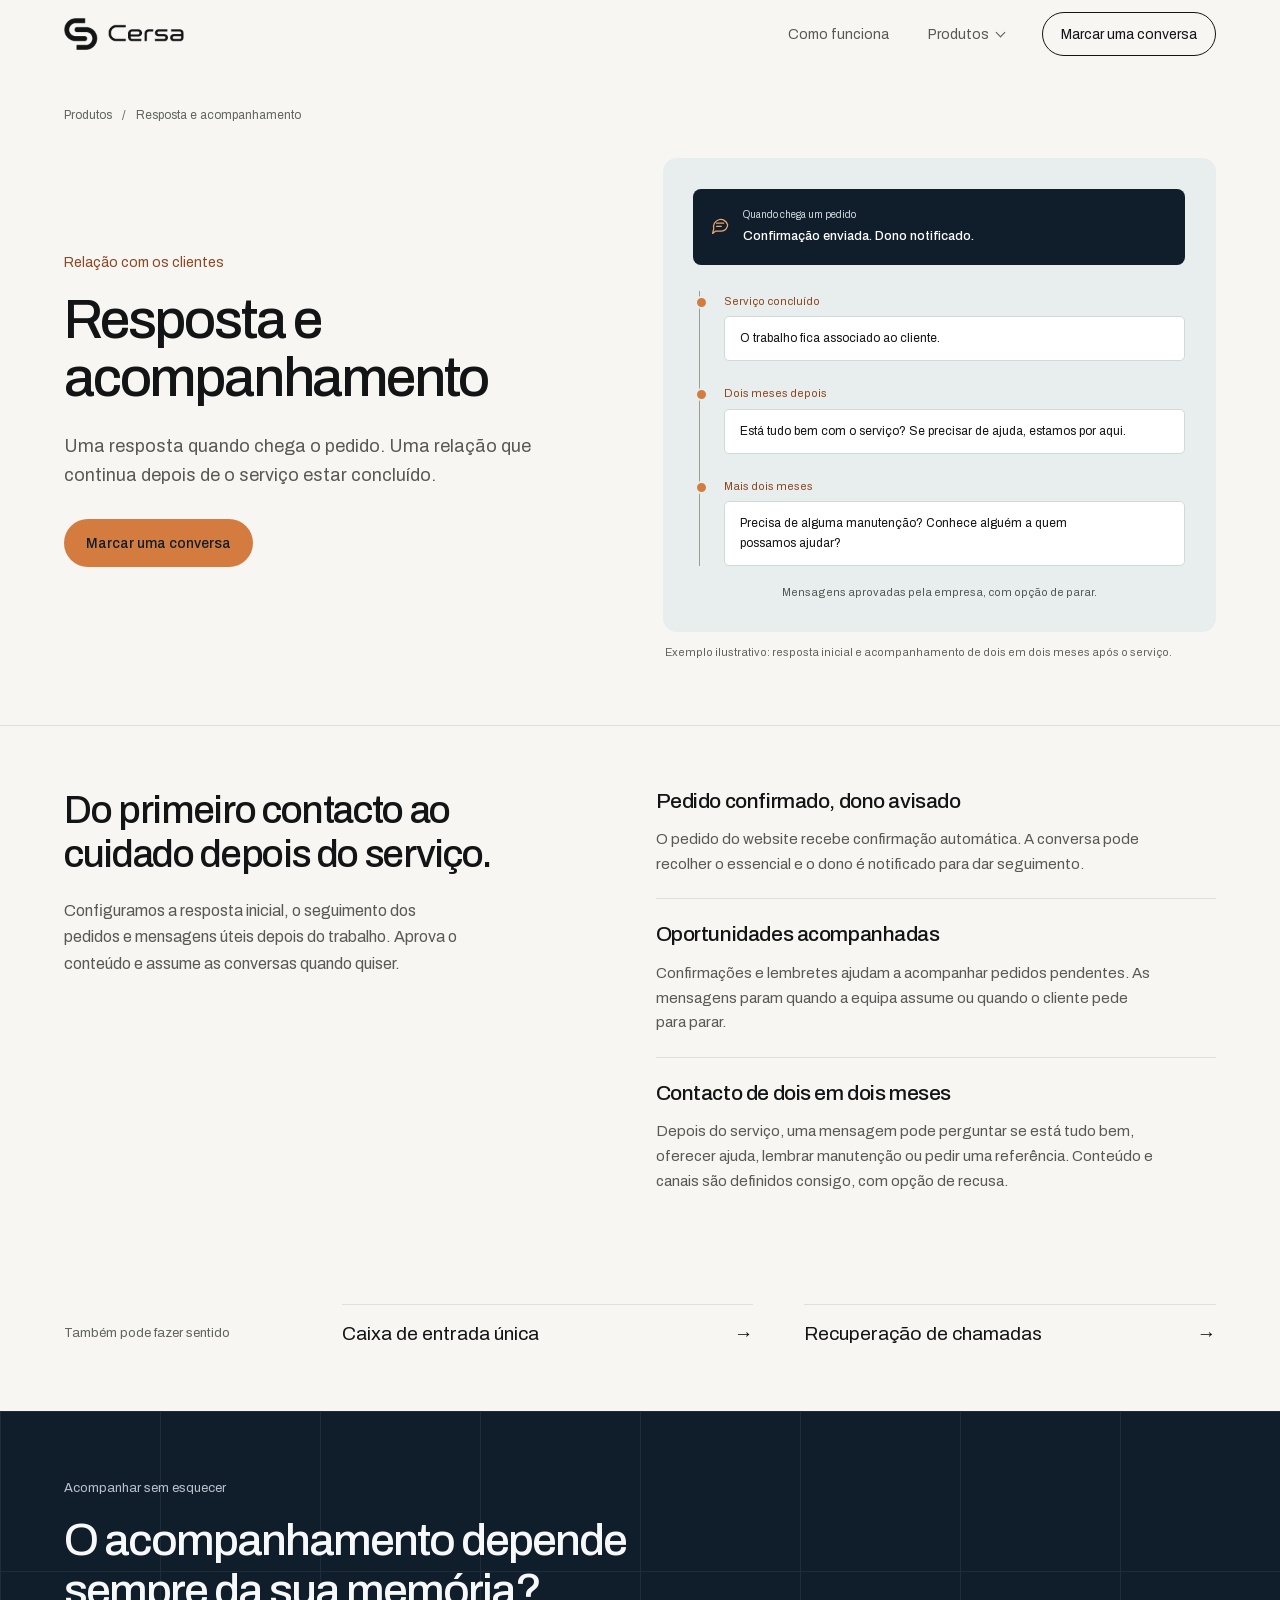
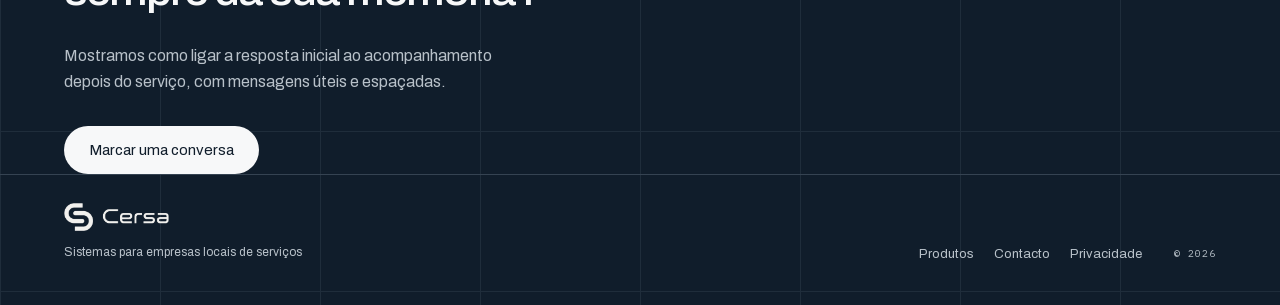
<file: produtos/acompanhamento-sms/index.html>
<!DOCTYPE html>
<html lang="pt-PT">
<head>
<meta charset="utf-8" /><meta name="viewport" content="width=device-width, initial-scale=1" />
<title>Resposta e acompanhamento de clientes — Cersa</title>
<meta name="description" content="Resposta automática a pedidos e acompanhamento de clientes de dois em dois meses após o serviço, por SMS ou canais configurados." />
<link rel="canonical" href="https://cersa.pt/produtos/acompanhamento-sms/" /><meta name="robots" content="index, follow, max-image-preview:large" />
<link rel="preload" href="/assets/fonts/archivo.woff2" as="font" type="font/woff2" crossorigin /><link rel="stylesheet" href="/styles.css?v=20261014c" />
<link rel="stylesheet" href="/products.css?v=20261014b" /><script src="/site.js?v=20261014b" defer></script><link rel="icon" href="/assets/favicon-32.png" sizes="32x32" type="image/png" /><meta name="theme-color" content="#F7F6F3" />
<meta property="og:type" content="website" /><meta property="og:site_name" content="Cersa" /><meta property="og:locale" content="pt_PT" /><meta property="og:url" content="https://cersa.pt/produtos/acompanhamento-sms/" /><meta property="og:title" content="Resposta e acompanhamento — Cersa" /><meta property="og:description" content="Da resposta ao primeiro pedido à relação com o cliente depois do serviço." /><meta property="og:image" content="https://cersa.pt/assets/og-cover.png" /><meta name="twitter:card" content="summary_large_image" /><meta name="twitter:title" content="Resposta e acompanhamento de clientes — Cersa" /><meta name="twitter:description" content="Resposta automática a pedidos e acompanhamento de clientes de dois em dois meses após o serviço, por SMS ou canais configurados." /><meta name="twitter:image" content="https://cersa.pt/assets/og-cover.png" />
<script type="application/ld+json">{"@context":"https://schema.org","@graph":[{"@type":"Service","name":"Resposta automática e acompanhamento de clientes","url":"https://cersa.pt/produtos/acompanhamento-sms/","provider":{"@type":"ProfessionalService","name":"Cersa","url":"https://cersa.pt/"},"areaServed":"Portugal"},{"@type":"BreadcrumbList","itemListElement":[{"@type":"ListItem","position":1,"name":"Início","item":"https://cersa.pt/"},{"@type":"ListItem","position":2,"name":"Produtos","item":"https://cersa.pt/produtos/"},{"@type":"ListItem","position":3,"name":"Resposta e acompanhamento","item":"https://cersa.pt/produtos/acompanhamento-sms/"}]}]}</script>
</head>
<body class="products-page product-page">
<a class="skip-link" href="#conteudo">Saltar para o conteúdo</a>
<header class="site-header"><a href="/" class="brand" aria-label="Cersa — início"><img src="/assets/cersa-logo.png" alt="Cersa" class="brand-logo" width="359" height="96" /></a><nav class="nav" aria-label="Navegação principal"><a href="/#como-funciona">Como funciona</a><details class="products-nav" data-products-nav><summary>Produtos <span aria-hidden="true">⌄</span></summary><div class="products-mega" data-products-menu><a class="menu-fallback" href="/produtos/">Ver todos os produtos</a></div></details><a href="/#contacto" class="nav-cta">Marcar uma conversa</a></nav></header>
<main id="conteudo">

  <section class="product-detail-hero">
    <nav class="breadcrumb" aria-label="Percurso de navegação"><a href="/produtos/">Produtos</a><span aria-hidden="true">/</span><span aria-current="page">Resposta e acompanhamento</span></nav>
    <div class="product-feature-hero">
      <div class="product-hero-copy">
        <p class="product-context">Relação com os clientes</p>
        <h1>Resposta e acompanhamento</h1>
        <p class="product-lead">Uma resposta quando chega o pedido. Uma relação que continua depois de o serviço estar concluído.</p>
        <a href="/#contacto" class="btn-primary">Marcar uma conversa</a>
      </div>
      <figure class="product-visual visual-care" data-product-visual><div class="visual-canvas" aria-hidden="true">
      <div class="care-first"><span class="care-first-icon"><svg class="product-icon" viewBox="0 0 24 24" aria-hidden="true" focusable="false"><path d="M21 11a8 8 0 0 1-8 8H6l-4 3 1.5-6A8 8 0 1 1 21 11Z"/><path d="M7 9h9M7 13h6"/></svg></span><div><span>Quando chega um pedido</span><strong>Confirmação enviada. Dono notificado.</strong></div></div>
      <div class="visual-care-line">
        <div class="care-line-entry"><span class="care-time">Serviço concluído</span><p>O trabalho fica associado ao cliente.</p></div>
        <div class="care-line-entry"><span class="care-time">Dois meses depois</span><p>Está tudo bem com o serviço? Se precisar de ajuda, estamos por aqui.</p></div>
        <div class="care-line-entry visual-path-node"><span class="care-time">Mais dois meses</span><p>Precisa de alguma manutenção? Conhece alguém a quem possamos ajudar?</p></div>
      </div>
      <p class="visual-footnote">Mensagens aprovadas pela empresa, com opção de parar.</p></div><figcaption>Exemplo ilustrativo: resposta inicial e acompanhamento de dois em dois meses após o serviço.</figcaption></figure>
    </div>
  </section>
  <section class="product-how" aria-labelledby="product-how-title">
    <div class="product-how-heading"><h2 id="product-how-title">Do primeiro contacto ao cuidado depois do serviço.</h2><p>Configuramos a resposta inicial, o seguimento dos pedidos e mensagens úteis depois do trabalho. Aprova o conteúdo e assume as conversas quando quiser.</p></div>
    <div class="product-details">
      <article><h3>Pedido confirmado, dono avisado</h3><p>O pedido do website recebe confirmação automática. A conversa pode recolher o essencial e o dono é notificado para dar seguimento.</p></article><article><h3>Oportunidades acompanhadas</h3><p>Confirmações e lembretes ajudam a acompanhar pedidos pendentes. As mensagens param quando a equipa assume ou quando o cliente pede para parar.</p></article><article><h3>Contacto de dois em dois meses</h3><p>Depois do serviço, uma mensagem pode perguntar se está tudo bem, oferecer ajuda, lembrar manutenção ou pedir uma referência. Conteúdo e canais são definidos consigo, com opção de recusa.</p></article>
    </div>
  </section>

  <section class="related-products"><p class="eyebrow">Também pode fazer sentido</p><a href="/produtos/caixa-de-entrada/">Caixa de entrada única <span>→</span></a><a href="/produtos/recuperacao-de-chamadas/">Recuperação de chamadas <span>→</span></a></section>
  <section class="product-cta detail-cta"><div><p class="eyebrow eyebrow-dark">Acompanhar sem esquecer</p><h2>O acompanhamento depende sempre da sua memória?</h2><p>Mostramos como ligar a resposta inicial ao acompanhamento depois do serviço, com mensagens úteis e espaçadas.</p><a href="/#contacto" class="btn-light">Marcar uma conversa</a></div><footer class="site-footer product-footer"><div class="footer-brand"><img src="/assets/cersa-logo-white.png" alt="Cersa" class="brand-logo footer-logo" width="359" height="96" /><span class="mono">Sistemas para empresas locais de serviços</span></div><nav class="footer-nav" aria-label="Navegação de rodapé"><a href="/produtos/">Produtos</a><a href="mailto:cersasystems@gmail.com">Contacto</a><a href="/privacidade.html">Privacidade</a></nav><span class="footer-year mono">© 2026</span></footer></section>
</main>
<script src="https://link.msgsndr.com/js/external-tracking.js" data-tracking-id="tk_1599935299cd48b4b8b63587bdeb7bd7"></script>
</body>
</html>
</file>
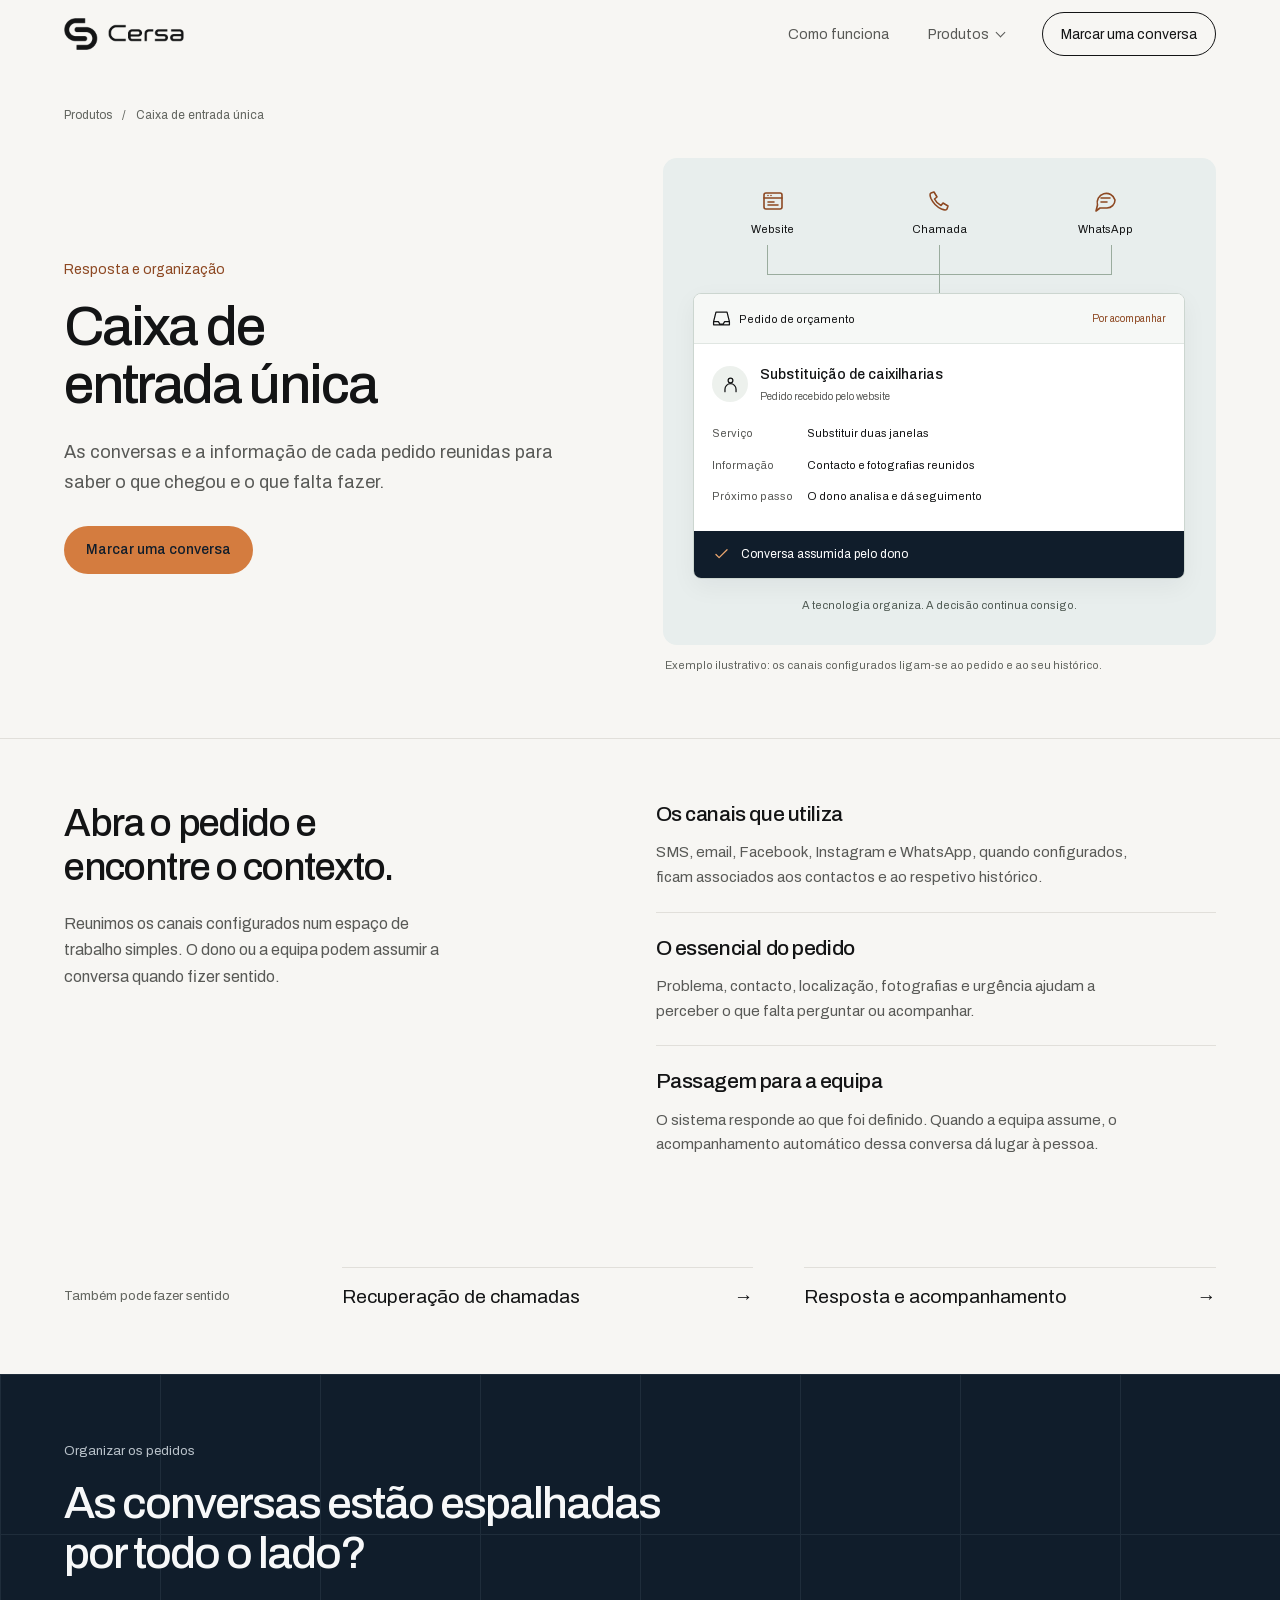
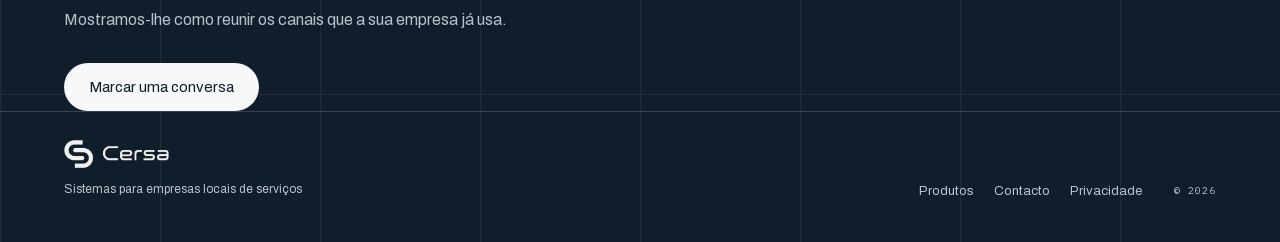
<file: produtos/caixa-de-entrada/index.html>
<!DOCTYPE html>
<html lang="pt-PT">
<head>
<meta charset="utf-8" /><meta name="viewport" content="width=device-width, initial-scale=1" />
<title>Caixa de entrada única para empresas de serviços — Cersa</title>
<meta name="description" content="Facebook, Instagram, SMS e email reunidos num só lugar para organizar melhor os pedidos da sua empresa." />
<link rel="canonical" href="https://cersa.pt/produtos/caixa-de-entrada/" /><meta name="robots" content="index, follow, max-image-preview:large" />
<link rel="preload" href="/assets/fonts/archivo.woff2" as="font" type="font/woff2" crossorigin /><link rel="stylesheet" href="/styles.css?v=20261014c" />
<link rel="stylesheet" href="/products.css?v=20261014b" /><script src="/site.js?v=20261014b" defer></script><link rel="icon" href="/assets/favicon-32.png" sizes="32x32" type="image/png" /><meta name="theme-color" content="#F7F6F3" />
<meta property="og:type" content="website" /><meta property="og:site_name" content="Cersa" /><meta property="og:locale" content="pt_PT" /><meta property="og:url" content="https://cersa.pt/produtos/caixa-de-entrada/" /><meta property="og:title" content="Caixa de entrada única — Cersa" /><meta property="og:description" content="Todos os pedidos e conversas organizados num só lugar." /><meta property="og:image" content="https://cersa.pt/assets/og-cover.png" /><meta name="twitter:card" content="summary_large_image" /><meta name="twitter:title" content="Caixa de entrada única para empresas de serviços — Cersa" /><meta name="twitter:description" content="Facebook, Instagram, SMS e email reunidos num só lugar para organizar melhor os pedidos da sua empresa." /><meta name="twitter:image" content="https://cersa.pt/assets/og-cover.png" />
<script type="application/ld+json">{"@context":"https://schema.org","@graph":[{"@type":"Service","name":"Caixa de entrada única","url":"https://cersa.pt/produtos/caixa-de-entrada/","provider":{"@type":"ProfessionalService","name":"Cersa","url":"https://cersa.pt/"},"areaServed":"Portugal"},{"@type":"BreadcrumbList","itemListElement":[{"@type":"ListItem","position":1,"name":"Início","item":"https://cersa.pt/"},{"@type":"ListItem","position":2,"name":"Produtos","item":"https://cersa.pt/produtos/"},{"@type":"ListItem","position":3,"name":"Caixa de entrada única","item":"https://cersa.pt/produtos/caixa-de-entrada/"}]}]}</script>
</head>
<body class="products-page product-page">
<a class="skip-link" href="#conteudo">Saltar para o conteúdo</a>
<header class="site-header"><a href="/" class="brand" aria-label="Cersa — início"><img src="/assets/cersa-logo.png" alt="Cersa" class="brand-logo" width="359" height="96" /></a><nav class="nav" aria-label="Navegação principal"><a href="/#como-funciona">Como funciona</a><details class="products-nav" data-products-nav><summary>Produtos <span aria-hidden="true">⌄</span></summary><div class="products-mega" data-products-menu><a class="menu-fallback" href="/produtos/">Ver todos os produtos</a></div></details><a href="/#contacto" class="nav-cta">Marcar uma conversa</a></nav></header>
<main id="conteudo">

  <section class="product-detail-hero">
    <nav class="breadcrumb" aria-label="Percurso de navegação"><a href="/produtos/">Produtos</a><span aria-hidden="true">/</span><span aria-current="page">Caixa de entrada única</span></nav>
    <div class="product-feature-hero">
      <div class="product-hero-copy">
        <p class="product-context">Resposta e organização</p>
        <h1>Caixa de entrada única</h1>
        <p class="product-lead">As conversas e a informação de cada pedido reunidas para saber o que chegou e o que falta fazer.</p>
        <a href="/#contacto" class="btn-primary">Marcar uma conversa</a>
      </div>
      <figure class="product-visual visual-inbox" data-product-visual><div class="visual-canvas" aria-hidden="true">
      <div class="visual-channels"><span><svg class="product-icon" viewBox="0 0 24 24" aria-hidden="true" focusable="false"><rect x="3" y="4" width="18" height="16" rx="2"/><path d="M3 9h18M7 6.5h.01M10 6.5h.01M7 13h6M7 16h10"/></svg>Website</span><span><svg class="product-icon" viewBox="0 0 24 24" aria-hidden="true" focusable="false"><path d="m7 3 3 5-2.5 2a14 14 0 0 0 6.5 6.5l2-2.5 5 3-1 3c-.5 1.5-3 1-5.5 0A21 21 0 0 1 4 9.5C3 7 2.5 4.5 4 4Z"/></svg>Chamada</span><span><svg class="product-icon" viewBox="0 0 24 24" aria-hidden="true" focusable="false"><path d="M21 11a8 8 0 0 1-8 8H6l-4 3 1.5-6A8 8 0 1 1 21 11Z"/><path d="M7 9h9M7 13h6"/></svg>WhatsApp</span></div>
      <div class="channel-join"><i></i><i></i><i></i></div>
      <div class="visual-request">
        <div class="request-heading"><span><svg class="product-icon" viewBox="0 0 24 24" aria-hidden="true" focusable="false"><path d="m5 4-3 12v4h20v-4L19 4ZM2 16h6l2 3h4l2-3h6"/></svg>Pedido de orçamento</span><span class="request-status">Por acompanhar</span></div>
        <div class="request-service"><span class="request-avatar"><svg class="product-icon" viewBox="0 0 24 24" aria-hidden="true" focusable="false"><circle cx="12" cy="7" r="3"/><path d="M5 21v-3a7 7 0 0 1 14 0v3"/></svg></span><div><strong>Substituição de caixilharias</strong><span>Pedido recebido pelo website</span></div></div>
        <dl class="request-context"><div><dt>Serviço</dt><dd>Substituir duas janelas</dd></div><div><dt>Informação</dt><dd>Contacto e fotografias reunidos</dd></div><div><dt>Próximo passo</dt><dd>O dono analisa e dá seguimento</dd></div></dl>
        <div class="request-handoff visual-path-node"><svg class="product-icon" viewBox="0 0 24 24" aria-hidden="true" focusable="false"><path d="m5 12 4 4L19 6"/></svg><span>Conversa assumida pelo dono</span></div>
      </div>
      <p class="visual-footnote">A tecnologia organiza. A decisão continua consigo.</p></div><figcaption>Exemplo ilustrativo: os canais configurados ligam-se ao pedido e ao seu histórico.</figcaption></figure>
    </div>
  </section>
  <section class="product-how" aria-labelledby="product-how-title">
    <div class="product-how-heading"><h2 id="product-how-title">Abra o pedido e encontre o contexto.</h2><p>Reunimos os canais configurados num espaço de trabalho simples. O dono ou a equipa podem assumir a conversa quando fizer sentido.</p></div>
    <div class="product-details">
      <article><h3>Os canais que utiliza</h3><p>SMS, email, Facebook, Instagram e WhatsApp, quando configurados, ficam associados aos contactos e ao respetivo histórico.</p></article><article><h3>O essencial do pedido</h3><p>Problema, contacto, localização, fotografias e urgência ajudam a perceber o que falta perguntar ou acompanhar.</p></article><article><h3>Passagem para a equipa</h3><p>O sistema responde ao que foi definido. Quando a equipa assume, o acompanhamento automático dessa conversa dá lugar à pessoa.</p></article>
    </div>
  </section>

  <section class="related-products"><p class="eyebrow">Também pode fazer sentido</p><a href="/produtos/recuperacao-de-chamadas/">Recuperação de chamadas <span>→</span></a><a href="/produtos/acompanhamento-sms/">Resposta e acompanhamento <span>→</span></a></section>
  <section class="product-cta detail-cta"><div><p class="eyebrow eyebrow-dark">Organizar os pedidos</p><h2>As conversas estão espalhadas por todo o lado?</h2><p>Mostramos-lhe como reunir os canais que a sua empresa já usa.</p><a href="/#contacto" class="btn-light">Marcar uma conversa</a></div><footer class="site-footer product-footer"><div class="footer-brand"><img src="/assets/cersa-logo-white.png" alt="Cersa" class="brand-logo footer-logo" width="359" height="96" /><span class="mono">Sistemas para empresas locais de serviços</span></div><nav class="footer-nav" aria-label="Navegação de rodapé"><a href="/produtos/">Produtos</a><a href="mailto:cersasystems@gmail.com">Contacto</a><a href="/privacidade.html">Privacidade</a></nav><span class="footer-year mono">© 2026</span></footer></section>
</main>
<script src="https://link.msgsndr.com/js/external-tracking.js" data-tracking-id="tk_1599935299cd48b4b8b63587bdeb7bd7"></script>
</body>
</html>
</file>
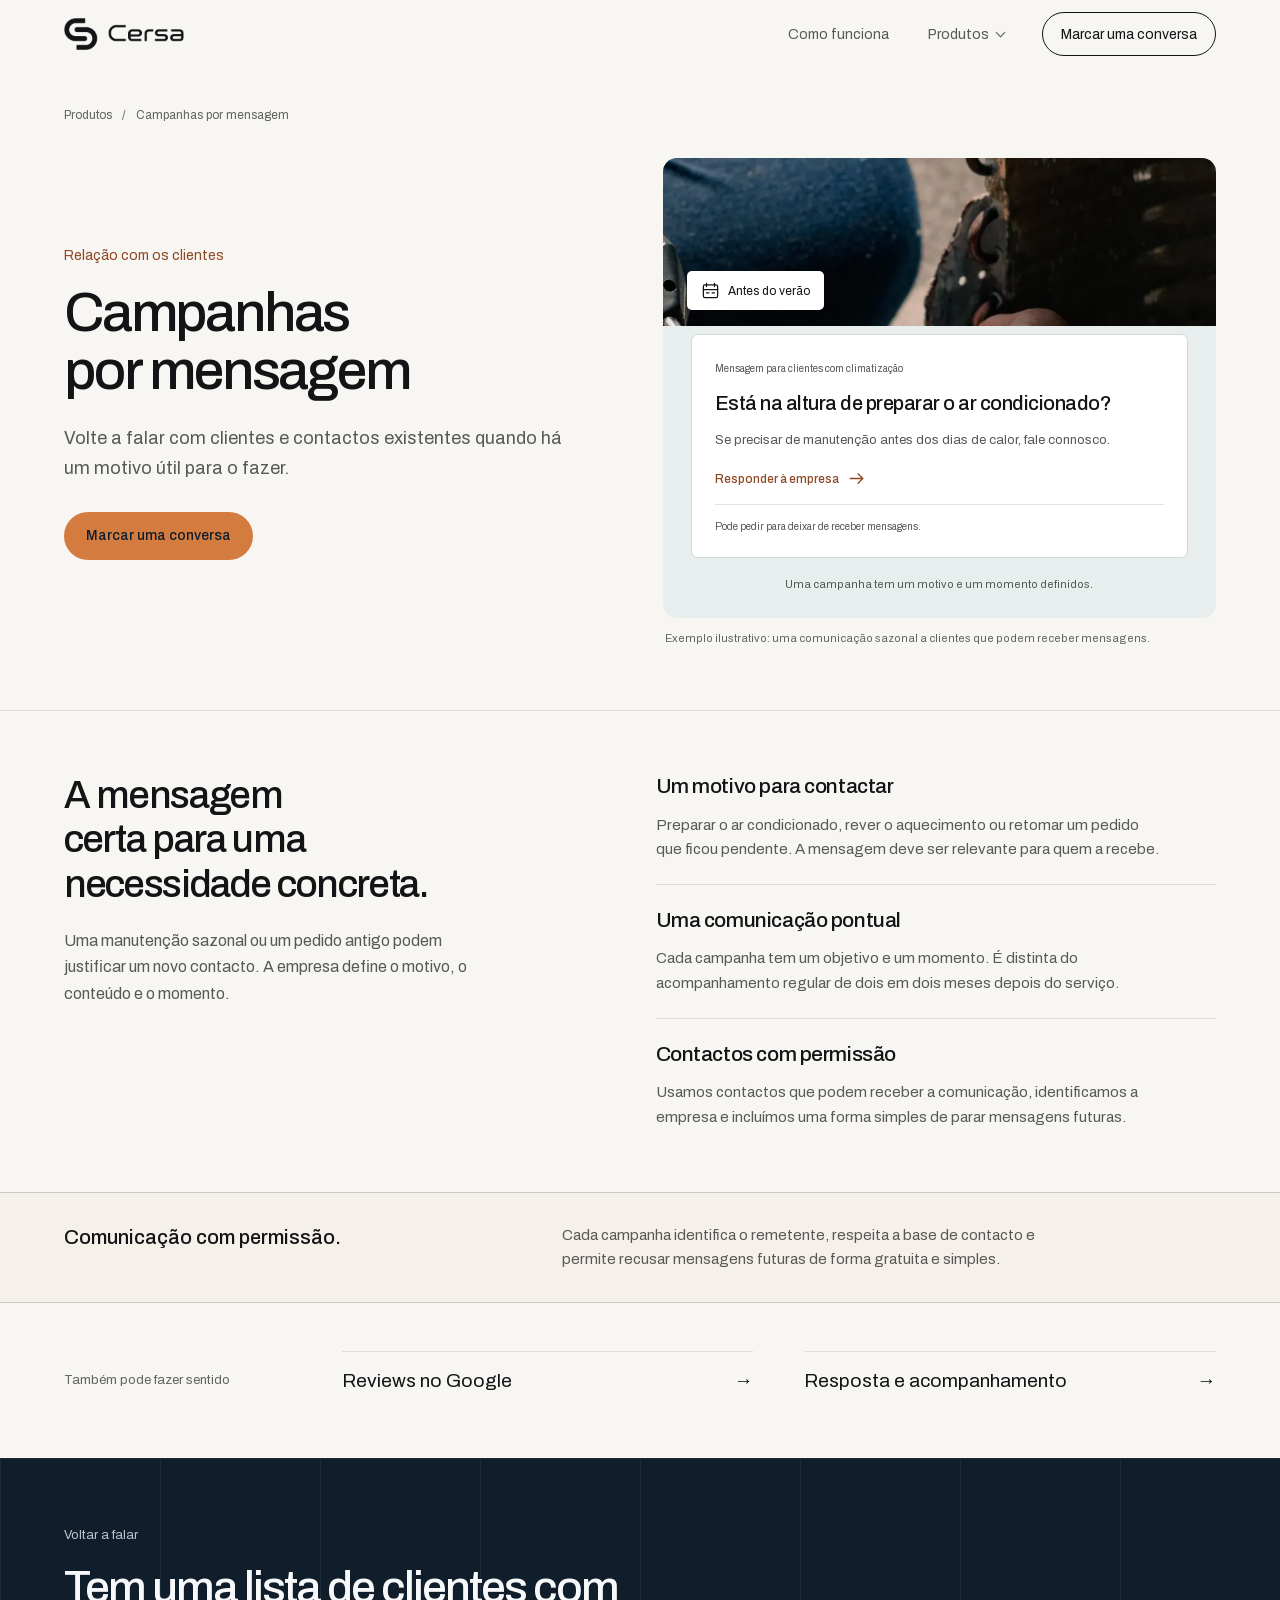
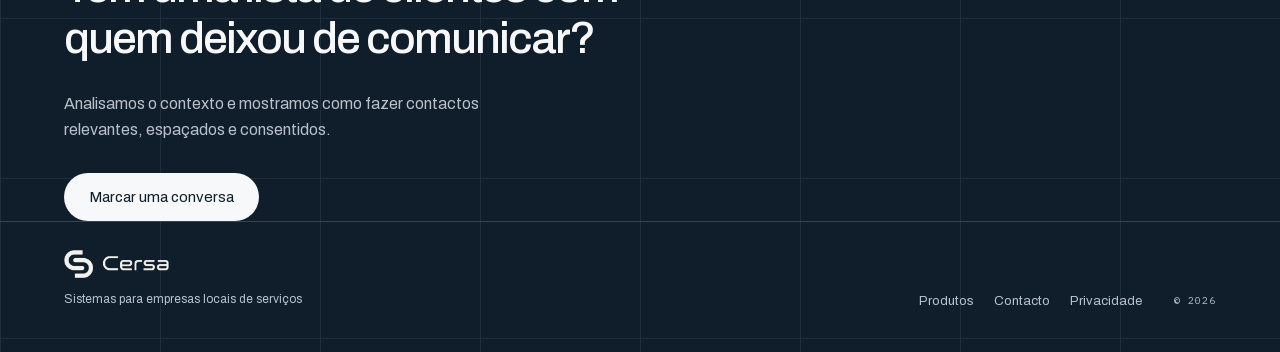
<file: produtos/campanhas/index.html>
<!DOCTYPE html>
<html lang="pt-PT">
<head>
<meta charset="utf-8" /><meta name="viewport" content="width=device-width, initial-scale=1" />
<title>Campanhas por mensagem para empresas de serviços — Cersa</title>
<meta name="description" content="Campanhas simples para reativar clientes e contactos que aceitaram receber comunicações da sua empresa." />
<link rel="canonical" href="https://cersa.pt/produtos/campanhas/" /><meta name="robots" content="index, follow, max-image-preview:large" />
<link rel="preload" href="/assets/fonts/archivo.woff2" as="font" type="font/woff2" crossorigin /><link rel="stylesheet" href="/styles.css?v=20261014c" />
<link rel="stylesheet" href="/products.css?v=20261014b" /><script src="/site.js?v=20261014b" defer></script><link rel="icon" href="/assets/favicon-32.png" sizes="32x32" type="image/png" /><meta name="theme-color" content="#F7F6F3" />
<meta property="og:type" content="website" /><meta property="og:site_name" content="Cersa" /><meta property="og:locale" content="pt_PT" /><meta property="og:url" content="https://cersa.pt/produtos/campanhas/" /><meta property="og:title" content="Campanhas por mensagem — Cersa" /><meta property="og:description" content="Volte a falar com clientes e contactos de forma simples e consentida." /><meta property="og:image" content="https://cersa.pt/assets/og-cover.png" /><meta name="twitter:card" content="summary_large_image" /><meta name="twitter:title" content="Campanhas por mensagem para empresas de serviços — Cersa" /><meta name="twitter:description" content="Campanhas simples para reativar clientes e contactos que aceitaram receber comunicações da sua empresa." /><meta name="twitter:image" content="https://cersa.pt/assets/og-cover.png" />
<script type="application/ld+json">{"@context":"https://schema.org","@graph":[{"@type":"Service","name":"Campanhas por mensagem","url":"https://cersa.pt/produtos/campanhas/","provider":{"@type":"ProfessionalService","name":"Cersa","url":"https://cersa.pt/"},"areaServed":"Portugal"},{"@type":"BreadcrumbList","itemListElement":[{"@type":"ListItem","position":1,"name":"Início","item":"https://cersa.pt/"},{"@type":"ListItem","position":2,"name":"Produtos","item":"https://cersa.pt/produtos/"},{"@type":"ListItem","position":3,"name":"Campanhas por mensagem","item":"https://cersa.pt/produtos/campanhas/"}]}]}</script>
</head>
<body class="products-page product-page">
<a class="skip-link" href="#conteudo">Saltar para o conteúdo</a>
<header class="site-header"><a href="/" class="brand" aria-label="Cersa — início"><img src="/assets/cersa-logo.png" alt="Cersa" class="brand-logo" width="359" height="96" /></a><nav class="nav" aria-label="Navegação principal"><a href="/#como-funciona">Como funciona</a><details class="products-nav" data-products-nav><summary>Produtos <span aria-hidden="true">⌄</span></summary><div class="products-mega" data-products-menu><a class="menu-fallback" href="/produtos/">Ver todos os produtos</a></div></details><a href="/#contacto" class="nav-cta">Marcar uma conversa</a></nav></header>
<main id="conteudo">

  <section class="product-detail-hero">
    <nav class="breadcrumb" aria-label="Percurso de navegação"><a href="/produtos/">Produtos</a><span aria-hidden="true">/</span><span aria-current="page">Campanhas por mensagem</span></nav>
    <div class="product-feature-hero">
      <div class="product-hero-copy">
        <p class="product-context">Relação com os clientes</p>
        <h1>Campanhas por mensagem</h1>
        <p class="product-lead">Volte a falar com clientes e contactos existentes quando há um motivo útil para o fazer.</p>
        <a href="/#contacto" class="btn-primary">Marcar uma conversa</a>
      </div>
      <figure class="product-visual visual-campaigns" data-product-visual><div class="visual-canvas" aria-hidden="true">
      <div class="campaign-season"><img src="/assets/setores/avac-400.webp" srcset="/assets/setores/avac-400.webp 400w, /assets/setores/avac-800.webp 800w" sizes="(max-width: 760px) 85vw, 45vw" alt="" width="800" height="800" decoding="async"/><span><svg class="product-icon" viewBox="0 0 24 24" aria-hidden="true" focusable="false"><rect x="3" y="5" width="18" height="16" rx="2"/><path d="M7 3v4M17 3v4M3 11h18M7 15h3M14 15h3"/></svg>Antes do verão</span></div>
      <div class="campaign-note"><span>Mensagem para clientes com climatização</span><strong>Está na altura de preparar o ar condicionado?</strong><p>Se precisar de manutenção antes dos dias de calor, fale connosco.</p><div class="campaign-reply">Responder à empresa <svg class="product-icon" viewBox="0 0 24 24" aria-hidden="true" focusable="false"><path d="M4 12h16m-6-6 6 6-6 6"/></svg></div><small>Pode pedir para deixar de receber mensagens.</small></div>
      <p class="visual-footnote visual-path-node">Uma campanha tem um motivo e um momento definidos.</p></div><figcaption>Exemplo ilustrativo: uma comunicação sazonal a clientes que podem receber mensagens.</figcaption></figure>
    </div>
  </section>
  <section class="product-how" aria-labelledby="product-how-title">
    <div class="product-how-heading"><h2 id="product-how-title">A mensagem certa para uma necessidade concreta.</h2><p>Uma manutenção sazonal ou um pedido antigo podem justificar um novo contacto. A empresa define o motivo, o conteúdo e o momento.</p></div>
    <div class="product-details">
      <article><h3>Um motivo para contactar</h3><p>Preparar o ar condicionado, rever o aquecimento ou retomar um pedido que ficou pendente. A mensagem deve ser relevante para quem a recebe.</p></article><article><h3>Uma comunicação pontual</h3><p>Cada campanha tem um objetivo e um momento. É distinta do acompanhamento regular de dois em dois meses depois do serviço.</p></article><article><h3>Contactos com permissão</h3><p>Usamos contactos que podem receber a comunicação, identificamos a empresa e incluímos uma forma simples de parar mensagens futuras.</p></article>
    </div>
  </section>

  <section class="policy-note"><strong>Comunicação com permissão.</strong><p>Cada campanha identifica o remetente, respeita a base de contacto e permite recusar mensagens futuras de forma gratuita e simples.</p></section>
  <section class="related-products"><p class="eyebrow">Também pode fazer sentido</p><a href="/produtos/reviews-google/">Reviews no Google <span>→</span></a><a href="/produtos/acompanhamento-sms/">Resposta e acompanhamento <span>→</span></a></section>
  <section class="product-cta detail-cta"><div><p class="eyebrow eyebrow-dark">Voltar a falar</p><h2>Tem uma lista de clientes com quem deixou de comunicar?</h2><p>Analisamos o contexto e mostramos como fazer contactos relevantes, espaçados e consentidos.</p><a href="/#contacto" class="btn-light">Marcar uma conversa</a></div><footer class="site-footer product-footer"><div class="footer-brand"><img src="/assets/cersa-logo-white.png" alt="Cersa" class="brand-logo footer-logo" width="359" height="96" /><span class="mono">Sistemas para empresas locais de serviços</span></div><nav class="footer-nav" aria-label="Navegação de rodapé"><a href="/produtos/">Produtos</a><a href="mailto:cersasystems@gmail.com">Contacto</a><a href="/privacidade.html">Privacidade</a></nav><span class="footer-year mono">© 2026</span></footer></section>
</main>
<script src="https://link.msgsndr.com/js/external-tracking.js" data-tracking-id="tk_1599935299cd48b4b8b63587bdeb7bd7"></script>
</body>
</html>
</file>
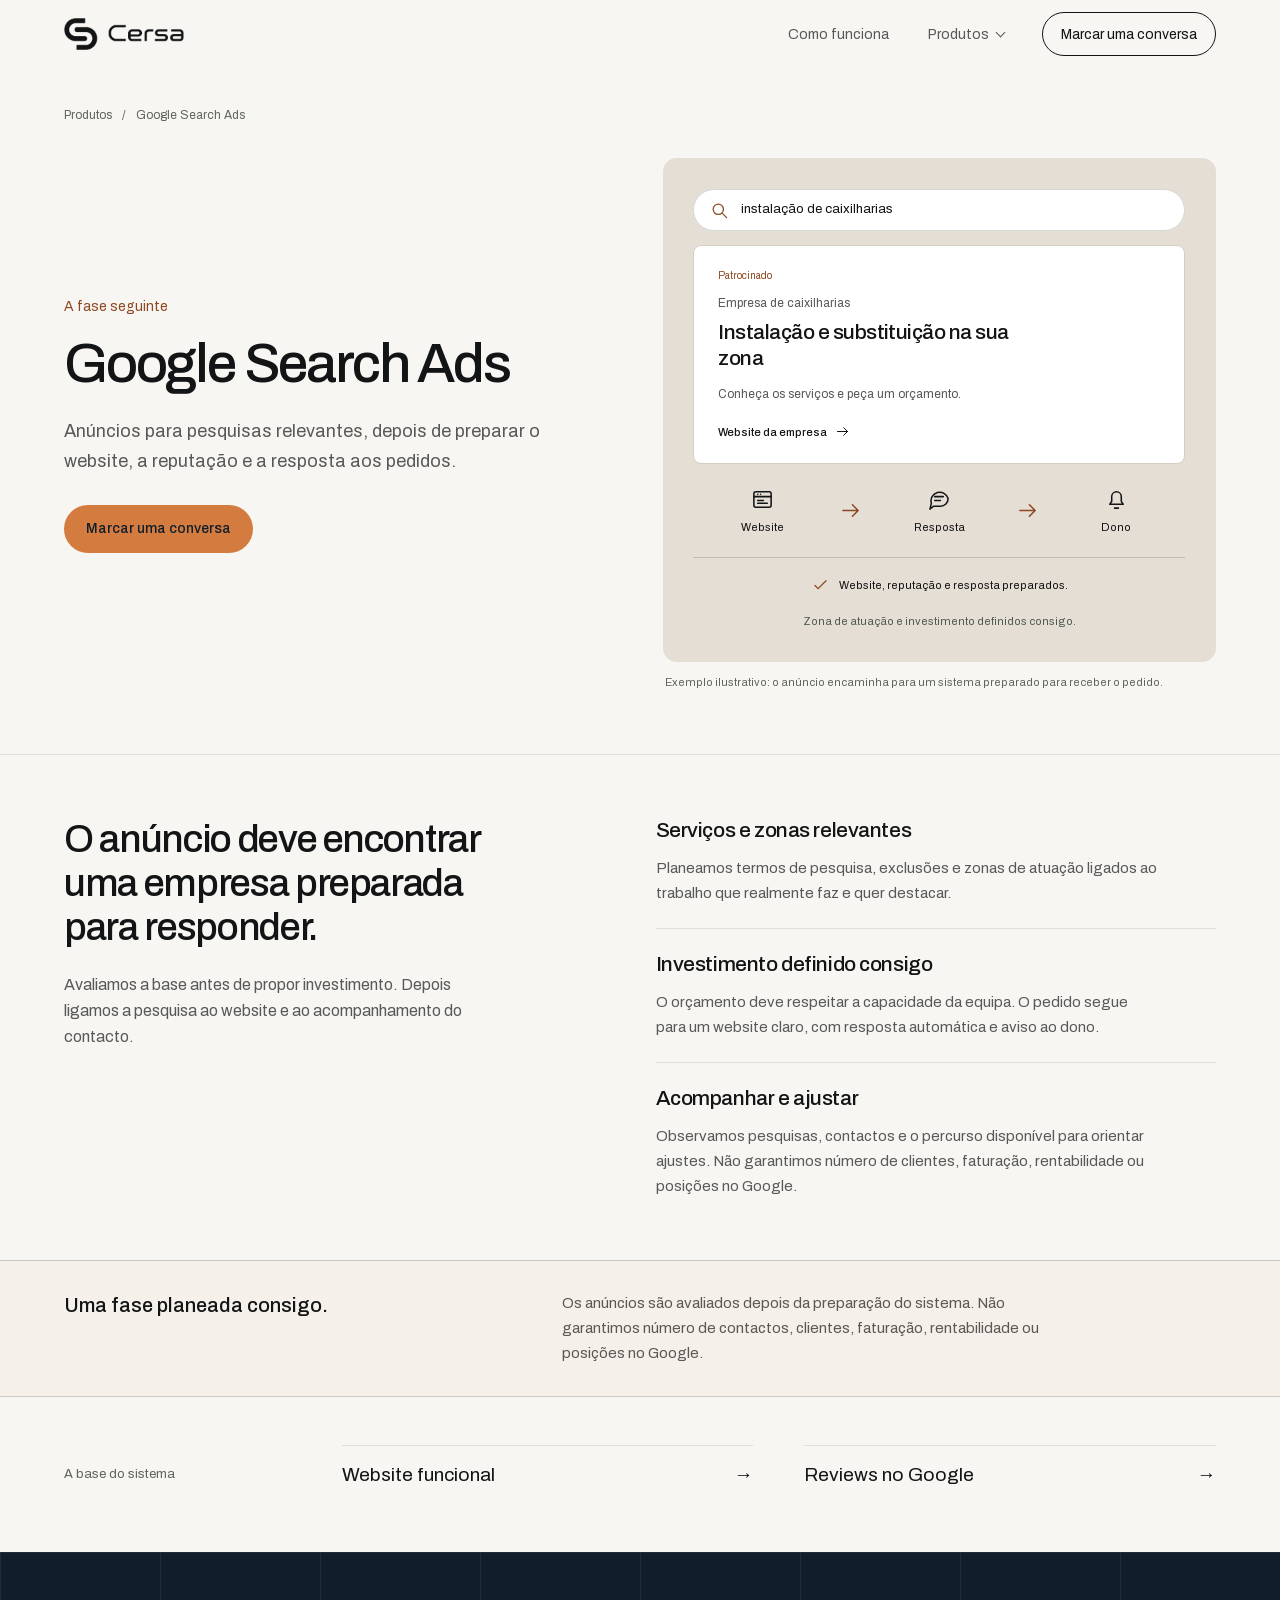
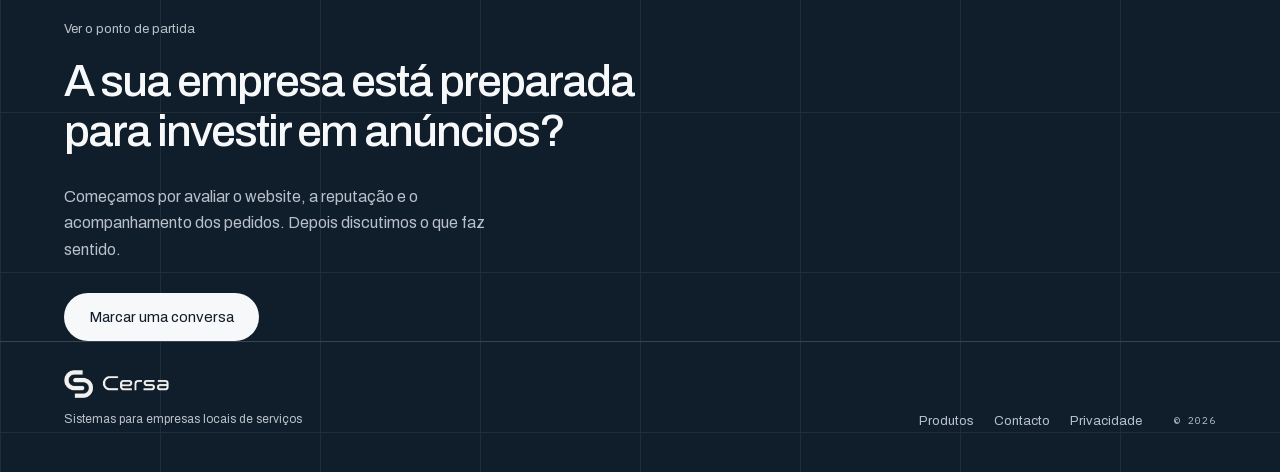
<file: produtos/google-search-ads/index.html>
<!DOCTYPE html>
<html lang="pt-PT">
<head>
<meta charset="utf-8" /><meta name="viewport" content="width=device-width, initial-scale=1" />
<title>Google Search Ads para empresas locais de serviços — Cersa</title><meta name="description" content="Google Search Ads para empresas de serviços em Portugal, depois de preparar website, reputação e resposta aos pedidos. Investimento definido consigo." />
<link rel="canonical" href="https://cersa.pt/produtos/google-search-ads/" /><meta name="robots" content="index, follow, max-image-preview:large" />
<link rel="preload" href="/assets/fonts/archivo.woff2" as="font" type="font/woff2" crossorigin />
<link rel="stylesheet" href="/styles.css?v=20261014c" />
<link rel="stylesheet" href="/products.css?v=20261014b" /><script src="/site.js?v=20261014b" defer></script>
<link rel="icon" href="/assets/favicon-32.png" sizes="32x32" type="image/png" /><meta name="theme-color" content="#101D2B" />
<meta property="og:type" content="website" /><meta property="og:site_name" content="Cersa" /><meta property="og:locale" content="pt_PT" /><meta property="og:url" content="https://cersa.pt/produtos/google-search-ads/" /><meta property="og:title" content="Google Search Ads para empresas locais de serviços — Cersa" /><meta property="og:description" content="Google Search Ads para empresas de serviços em Portugal, depois de preparar website, reputação e resposta aos pedidos. Investimento definido consigo." /><meta property="og:image" content="https://cersa.pt/assets/og-cover.png" />
<meta name="twitter:card" content="summary_large_image" /><meta name="twitter:title" content="Google Search Ads para empresas locais de serviços — Cersa" /><meta name="twitter:description" content="Google Search Ads para empresas de serviços em Portugal, depois de preparar website, reputação e resposta aos pedidos. Investimento definido consigo." /><meta name="twitter:image" content="https://cersa.pt/assets/og-cover.png" />
<script type="application/ld+json">{"@context": "https://schema.org", "@graph": [{"@type": "Service", "@id": "https://cersa.pt/produtos/google-search-ads/#servico", "name": "Google Search Ads para empresas locais de serviços", "description": "Google Search Ads para empresas de serviços em Portugal, depois de preparar website, reputação e resposta aos pedidos. Investimento definido consigo.", "url": "https://cersa.pt/produtos/google-search-ads/", "provider": {"@id": "https://cersa.pt/#empresa"}, "areaServed": {"@type": "Country", "name": "Portugal"}}, {"@type": "BreadcrumbList", "itemListElement": [{"@type": "ListItem", "position": 1, "name": "Início", "item": "https://cersa.pt/"}, {"@type": "ListItem", "position": 2, "name": "Produtos", "item": "https://cersa.pt/produtos/"}, {"@type": "ListItem", "position": 3, "name": "Google Search Ads", "item": "https://cersa.pt/produtos/google-search-ads/"}]}]}</script>
</head>
<body class="products-page product-page">
<a class="skip-link" href="#conteudo">Saltar para o conteúdo</a>
<header class="site-header"><a href="/" class="brand" aria-label="Cersa — início"><img src="/assets/cersa-logo.png" alt="Cersa" class="brand-logo" width="359" height="96" /></a><nav class="nav" aria-label="Navegação principal"><a href="/#como-funciona">Como funciona</a><details class="products-nav" data-products-nav><summary>Produtos <span aria-hidden="true">⌄</span></summary><div class="products-mega" data-products-menu><a class="menu-fallback" href="/produtos/">Ver todos os produtos</a></div></details><a href="/#contacto" class="nav-cta">Marcar uma conversa</a></nav></header>

<main id="conteudo">

  <section class="product-detail-hero">
    <nav class="breadcrumb" aria-label="Percurso de navegação"><a href="/produtos/">Produtos</a><span aria-hidden="true">/</span><span aria-current="page">Google Search Ads</span></nav>
    <div class="product-feature-hero">
      <div class="product-hero-copy">
        <p class="product-context">A fase seguinte</p>
        <h1>Google Search Ads</h1>
        <p class="product-lead">Anúncios para pesquisas relevantes, depois de preparar o website, a reputação e a resposta aos pedidos.</p>
        <a href="/#contacto" class="btn-primary">Marcar uma conversa</a>
      </div>
      <figure class="product-visual visual-ads" data-product-visual><div class="visual-canvas" aria-hidden="true">
      <div class="visual-search"><svg class="product-icon" viewBox="0 0 24 24" aria-hidden="true" focusable="false"><circle cx="10.5" cy="10.5" r="6.5"/><path d="m16 16 5 5"/></svg><span>instalação de caixilharias</span></div>
      <div class="visual-ad"><span class="ad-label">Patrocinado</span><span class="ad-company">Empresa de caixilharias</span><strong>Instalação e substituição na sua zona</strong><p>Conheça os serviços e peça um orçamento.</p><span class="ad-destination">Website da empresa <svg class="product-icon" viewBox="0 0 24 24" aria-hidden="true" focusable="false"><path d="M4 12h16m-6-6 6 6-6 6"/></svg></span></div>
      <div class="ad-flow"><span><svg class="product-icon" viewBox="0 0 24 24" aria-hidden="true" focusable="false"><rect x="3" y="4" width="18" height="16" rx="2"/><path d="M3 9h18M7 6.5h.01M10 6.5h.01M7 13h6M7 16h10"/></svg>Website</span><span class="visual-wire" aria-hidden="true"><svg class="product-icon" viewBox="0 0 24 24" aria-hidden="true" focusable="false"><path d="M4 12h16m-6-6 6 6-6 6"/></svg></span><span><svg class="product-icon" viewBox="0 0 24 24" aria-hidden="true" focusable="false"><path d="M21 11a8 8 0 0 1-8 8H6l-4 3 1.5-6A8 8 0 1 1 21 11Z"/><path d="M7 9h9M7 13h6"/></svg>Resposta</span><span class="visual-wire" aria-hidden="true"><svg class="product-icon" viewBox="0 0 24 24" aria-hidden="true" focusable="false"><path d="M4 12h16m-6-6 6 6-6 6"/></svg></span><span class="visual-path-node"><svg class="product-icon" viewBox="0 0 24 24" aria-hidden="true" focusable="false"><path d="M5 17h14l-2-3V9a5 5 0 0 0-10 0v5l-2 3ZM10 21h4"/></svg>Dono</span></div>
      <div class="ad-foundation"><svg class="product-icon" viewBox="0 0 24 24" aria-hidden="true" focusable="false"><path d="m5 12 4 4L19 6"/></svg><span>Website, reputação e resposta preparados.</span></div>
      <p class="visual-footnote">Zona de atuação e investimento definidos consigo.</p></div><figcaption>Exemplo ilustrativo: o anúncio encaminha para um sistema preparado para receber o pedido.</figcaption></figure>
    </div>
  </section>
  <section class="product-how" aria-labelledby="product-how-title">
    <div class="product-how-heading"><h2 id="product-how-title">O anúncio deve encontrar uma empresa preparada para responder.</h2><p>Avaliamos a base antes de propor investimento. Depois ligamos a pesquisa ao website e ao acompanhamento do contacto.</p></div>
    <div class="product-details">
      <article><h3>Serviços e zonas relevantes</h3><p>Planeamos termos de pesquisa, exclusões e zonas de atuação ligados ao trabalho que realmente faz e quer destacar.</p></article><article><h3>Investimento definido consigo</h3><p>O orçamento deve respeitar a capacidade da equipa. O pedido segue para um website claro, com resposta automática e aviso ao dono.</p></article><article><h3>Acompanhar e ajustar</h3><p>Observamos pesquisas, contactos e o percurso disponível para orientar ajustes. Não garantimos número de clientes, faturação, rentabilidade ou posições no Google.</p></article>
    </div>
  </section>

  <section class="policy-note"><strong>Uma fase planeada consigo.</strong><p>Os anúncios são avaliados depois da preparação do sistema. Não garantimos número de contactos, clientes, faturação, rentabilidade ou posições no Google.</p></section>
  <section class="related-products"><p class="eyebrow">A base do sistema</p><a href="/produtos/website/">Website funcional <span aria-hidden="true">→</span></a><a href="/produtos/reviews-google/">Reviews no Google <span aria-hidden="true">→</span></a></section>
  <section class="product-cta detail-cta"><div><p class="eyebrow eyebrow-dark">Ver o ponto de partida</p><h2>A sua empresa está preparada para investir em anúncios?</h2><p>Começamos por avaliar o website, a reputação e o acompanhamento dos pedidos. Depois discutimos o que faz sentido.</p><a href="/#contacto" class="btn-light">Marcar uma conversa</a></div><footer class="site-footer product-footer"><div class="footer-brand"><img src="/assets/cersa-logo-white.png" alt="Cersa" class="brand-logo footer-logo" width="359" height="96" /><span class="mono">Sistemas para empresas locais de serviços</span></div><nav class="footer-nav" aria-label="Navegação de rodapé"><a href="/produtos/">Produtos</a><a href="mailto:cersasystems@gmail.com">Contacto</a><a href="/privacidade.html">Privacidade</a></nav><span class="footer-year mono">© 2026</span></footer></section>
</main>
<script src="https://link.msgsndr.com/js/external-tracking.js" data-tracking-id="tk_1599935299cd48b4b8b63587bdeb7bd7"></script>
</body>
</html>
</file>
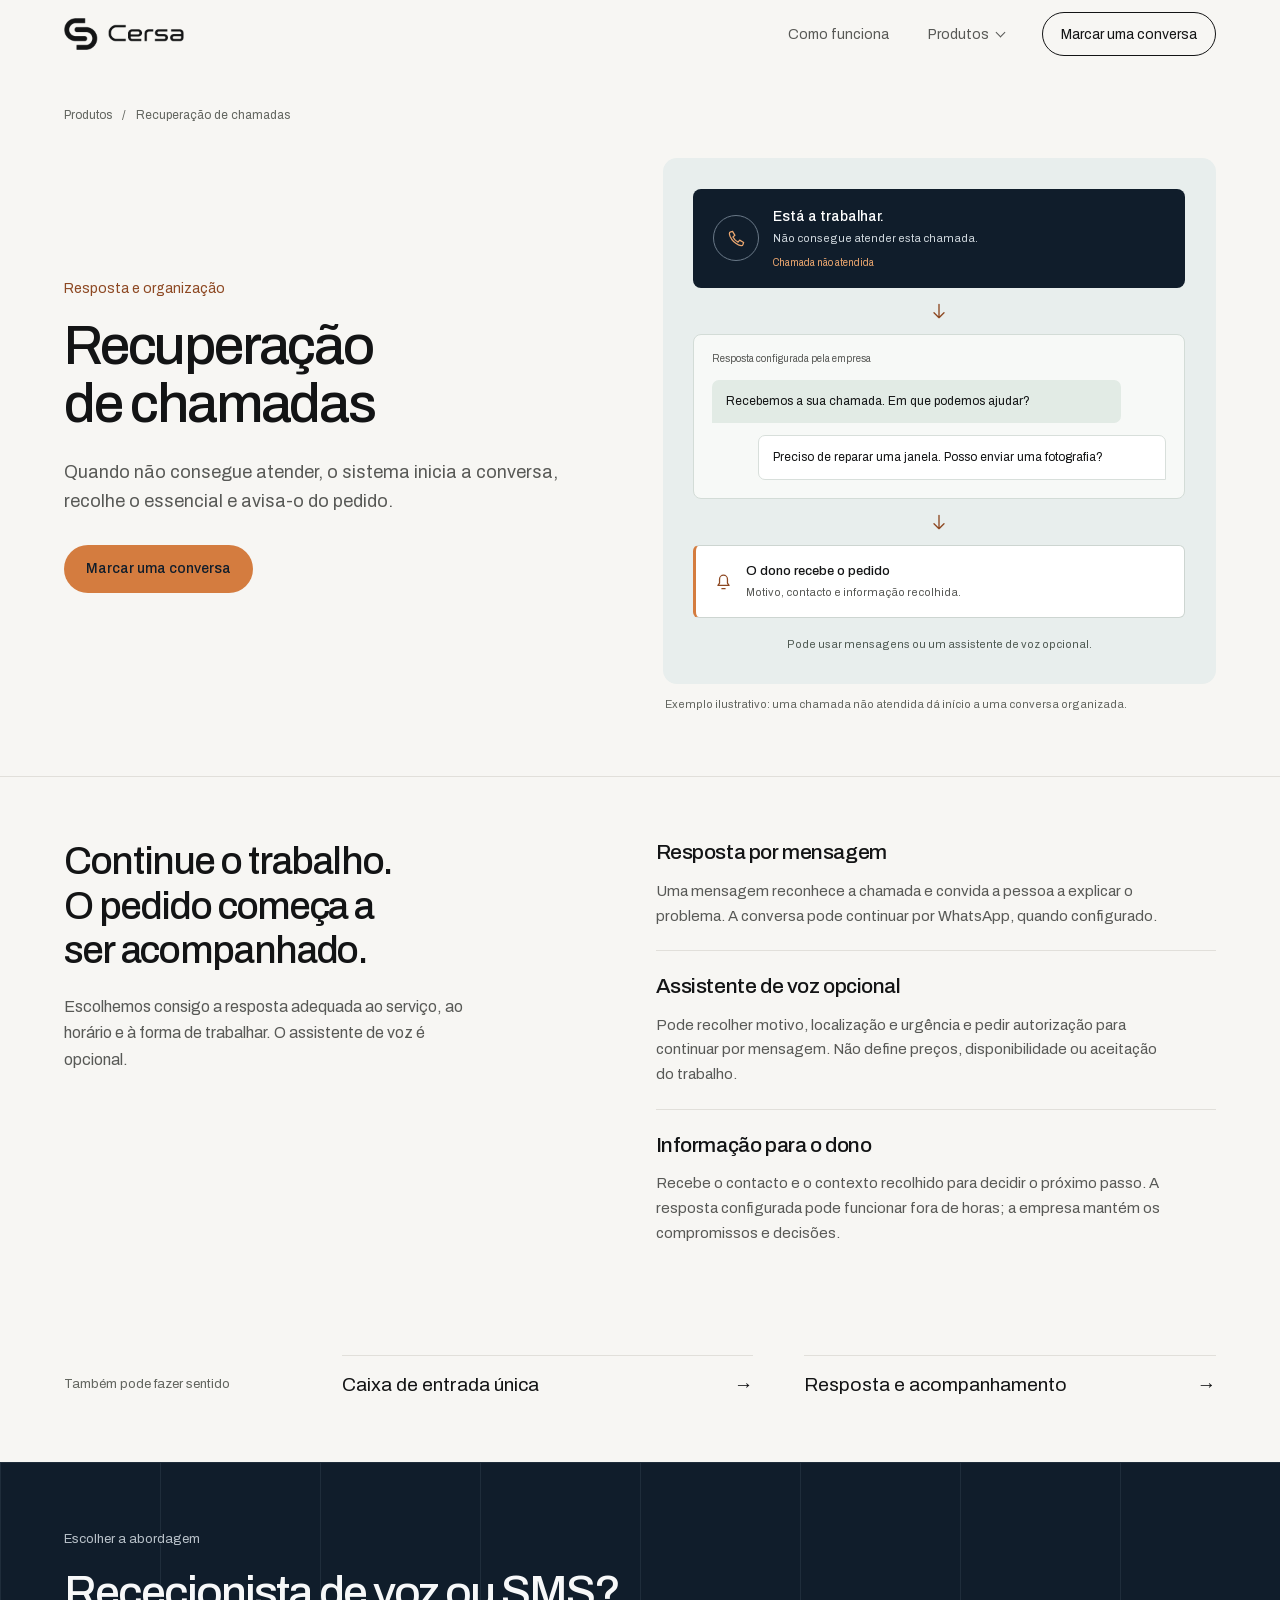
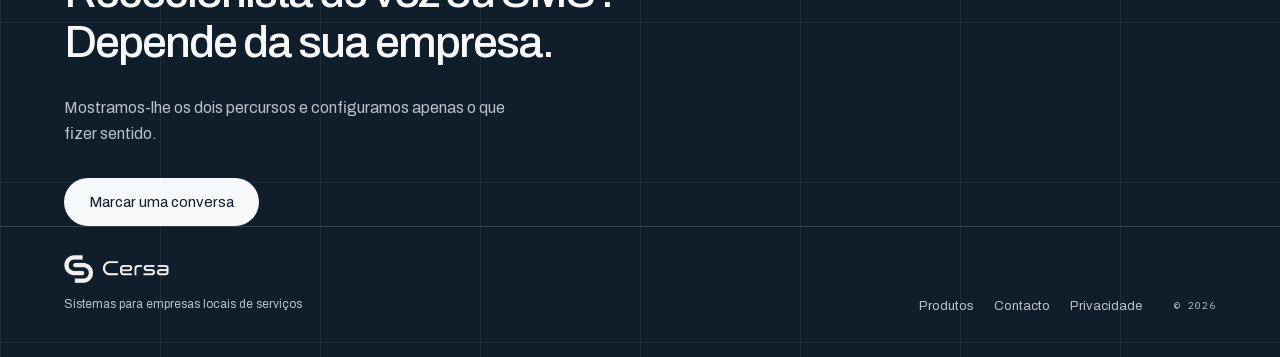
<file: produtos/recuperacao-de-chamadas/index.html>
<!DOCTYPE html>
<html lang="pt-PT">
<head>
<meta charset="utf-8" />
<meta name="viewport" content="width=device-width, initial-scale=1" />
<title>Recuperação de chamadas por SMS ou rececionista de voz — Cersa</title>
<meta name="description" content="Resposta a chamadas não atendidas por SMS ou assistente de voz, preparada para empresas de construção e serviços ao domicílio." />
<link rel="canonical" href="https://cersa.pt/produtos/recuperacao-de-chamadas/" />
<meta name="robots" content="index, follow, max-image-preview:large" />
<link rel="preload" href="/assets/fonts/archivo.woff2" as="font" type="font/woff2" crossorigin />
<link rel="stylesheet" href="/styles.css?v=20261014c" />
<link rel="stylesheet" href="/products.css?v=20261014b" /><script src="/site.js?v=20261014b" defer></script>
<link rel="icon" href="/assets/favicon-32.png" sizes="32x32" type="image/png" /><meta name="theme-color" content="#F7F6F3" />
<meta property="og:type" content="website" /><meta property="og:site_name" content="Cersa" /><meta property="og:locale" content="pt_PT" /><meta property="og:url" content="https://cersa.pt/produtos/recuperacao-de-chamadas/" /><meta property="og:title" content="Recuperação de chamadas — Cersa" /><meta property="og:description" content="SMS ou rececionista de voz para dar seguimento a chamadas que não consegue atender." /><meta property="og:image" content="https://cersa.pt/assets/og-cover.png" /><meta name="twitter:card" content="summary_large_image" /><meta name="twitter:title" content="Recuperação de chamadas por SMS ou rececionista de voz — Cersa" /><meta name="twitter:description" content="Resposta a chamadas não atendidas por SMS ou assistente de voz, preparada para empresas de construção e serviços ao domicílio." /><meta name="twitter:image" content="https://cersa.pt/assets/og-cover.png" />
<script type="application/ld+json">{"@context":"https://schema.org","@graph":[{"@type":"Service","name":"Recuperação de chamadas por SMS ou rececionista de voz","url":"https://cersa.pt/produtos/recuperacao-de-chamadas/","provider":{"@type":"ProfessionalService","name":"Cersa","url":"https://cersa.pt/"},"areaServed":"Portugal"},{"@type":"BreadcrumbList","itemListElement":[{"@type":"ListItem","position":1,"name":"Início","item":"https://cersa.pt/"},{"@type":"ListItem","position":2,"name":"Produtos","item":"https://cersa.pt/produtos/"},{"@type":"ListItem","position":3,"name":"Recuperação de chamadas","item":"https://cersa.pt/produtos/recuperacao-de-chamadas/"}]}]}</script>
</head>
<body class="products-page product-page">
<a class="skip-link" href="#conteudo">Saltar para o conteúdo</a>
<header class="site-header"><a href="/" class="brand" aria-label="Cersa — início"><img src="/assets/cersa-logo.png" alt="Cersa" class="brand-logo" width="359" height="96" /></a><nav class="nav" aria-label="Navegação principal"><a href="/#como-funciona">Como funciona</a><details class="products-nav" data-products-nav><summary>Produtos <span aria-hidden="true">⌄</span></summary><div class="products-mega" data-products-menu><a class="menu-fallback" href="/produtos/">Ver todos os produtos</a></div></details><a href="/#contacto" class="nav-cta">Marcar uma conversa</a></nav></header>
<main id="conteudo">

  <section class="product-detail-hero">
    <nav class="breadcrumb" aria-label="Percurso de navegação"><a href="/produtos/">Produtos</a><span aria-hidden="true">/</span><span aria-current="page">Recuperação de chamadas</span></nav>
    <div class="product-feature-hero">
      <div class="product-hero-copy">
        <p class="product-context">Resposta e organização</p>
        <h1>Recuperação de chamadas</h1>
        <p class="product-lead">Quando não consegue atender, o sistema inicia a conversa, recolhe o essencial e avisa-o do pedido.</p>
        <a href="/#contacto" class="btn-primary">Marcar uma conversa</a>
      </div>
      <figure class="product-visual visual-calls" data-product-visual><div class="visual-canvas" aria-hidden="true">
      <div class="visual-call"><span class="call-symbol"><svg class="product-icon" viewBox="0 0 24 24" aria-hidden="true" focusable="false"><path d="m7 3 3 5-2.5 2a14 14 0 0 0 6.5 6.5l2-2.5 5 3-1 3c-.5 1.5-3 1-5.5 0A21 21 0 0 1 4 9.5C3 7 2.5 4.5 4 4Z"/></svg></span><div><strong>Está a trabalhar.</strong><span>Não consegue atender esta chamada.</span></div><span class="call-missed">Chamada não atendida</span></div>
      <span class="visual-wire" aria-hidden="true"><svg class="product-icon" viewBox="0 0 24 24" aria-hidden="true" focusable="false"><path d="M4 12h16m-6-6 6 6-6 6"/></svg></span>
      <div class="visual-conversation"><div class="conversation-heading">Resposta configurada pela empresa</div><p class="visual-bubble bubble-business">Recebemos a sua chamada. Em que podemos ajudar?</p><p class="visual-bubble bubble-client">Preciso de reparar uma janela. Posso enviar uma fotografia?</p></div>
      <span class="visual-wire" aria-hidden="true"><svg class="product-icon" viewBox="0 0 24 24" aria-hidden="true" focusable="false"><path d="M4 12h16m-6-6 6 6-6 6"/></svg></span>
      <div class="visual-receipt visual-path-node"><svg class="product-icon" viewBox="0 0 24 24" aria-hidden="true" focusable="false"><path d="M5 17h14l-2-3V9a5 5 0 0 0-10 0v5l-2 3ZM10 21h4"/></svg><div><strong>O dono recebe o pedido</strong><span>Motivo, contacto e informação recolhida.</span></div></div>
      <p class="visual-footnote">Pode usar mensagens ou um assistente de voz opcional.</p></div><figcaption>Exemplo ilustrativo: uma chamada não atendida dá início a uma conversa organizada.</figcaption></figure>
    </div>
  </section>
  <section class="product-how" aria-labelledby="product-how-title">
    <div class="product-how-heading"><h2 id="product-how-title">Continue o trabalho. O pedido começa a ser acompanhado.</h2><p>Escolhemos consigo a resposta adequada ao serviço, ao horário e à forma de trabalhar. O assistente de voz é opcional.</p></div>
    <div class="product-details">
      <article><h3>Resposta por mensagem</h3><p>Uma mensagem reconhece a chamada e convida a pessoa a explicar o problema. A conversa pode continuar por WhatsApp, quando configurado.</p></article><article><h3>Assistente de voz opcional</h3><p>Pode recolher motivo, localização e urgência e pedir autorização para continuar por mensagem. Não define preços, disponibilidade ou aceitação do trabalho.</p></article><article><h3>Informação para o dono</h3><p>Recebe o contacto e o contexto recolhido para decidir o próximo passo. A resposta configurada pode funcionar fora de horas; a empresa mantém os compromissos e decisões.</p></article>
    </div>
  </section>

  <section class="related-products"><p class="eyebrow">Também pode fazer sentido</p><a href="/produtos/caixa-de-entrada/">Caixa de entrada única <span>→</span></a><a href="/produtos/acompanhamento-sms/">Resposta e acompanhamento <span>→</span></a></section>
  <section class="product-cta detail-cta"><div><p class="eyebrow eyebrow-dark">Escolher a abordagem</p><h2>Rececionista de voz ou SMS? Depende da sua empresa.</h2><p>Mostramos-lhe os dois percursos e configuramos apenas o que fizer sentido.</p><a href="/#contacto" class="btn-light">Marcar uma conversa</a></div><footer class="site-footer product-footer"><div class="footer-brand"><img src="/assets/cersa-logo-white.png" alt="Cersa" class="brand-logo footer-logo" width="359" height="96" /><span class="mono">Sistemas para empresas locais de serviços</span></div><nav class="footer-nav" aria-label="Navegação de rodapé"><a href="/produtos/">Produtos</a><a href="mailto:cersasystems@gmail.com">Contacto</a><a href="/privacidade.html">Privacidade</a></nav><span class="footer-year mono">© 2026</span></footer></section>
</main>
<script src="https://link.msgsndr.com/js/external-tracking.js" data-tracking-id="tk_1599935299cd48b4b8b63587bdeb7bd7"></script>
</body>
</html>
</file>
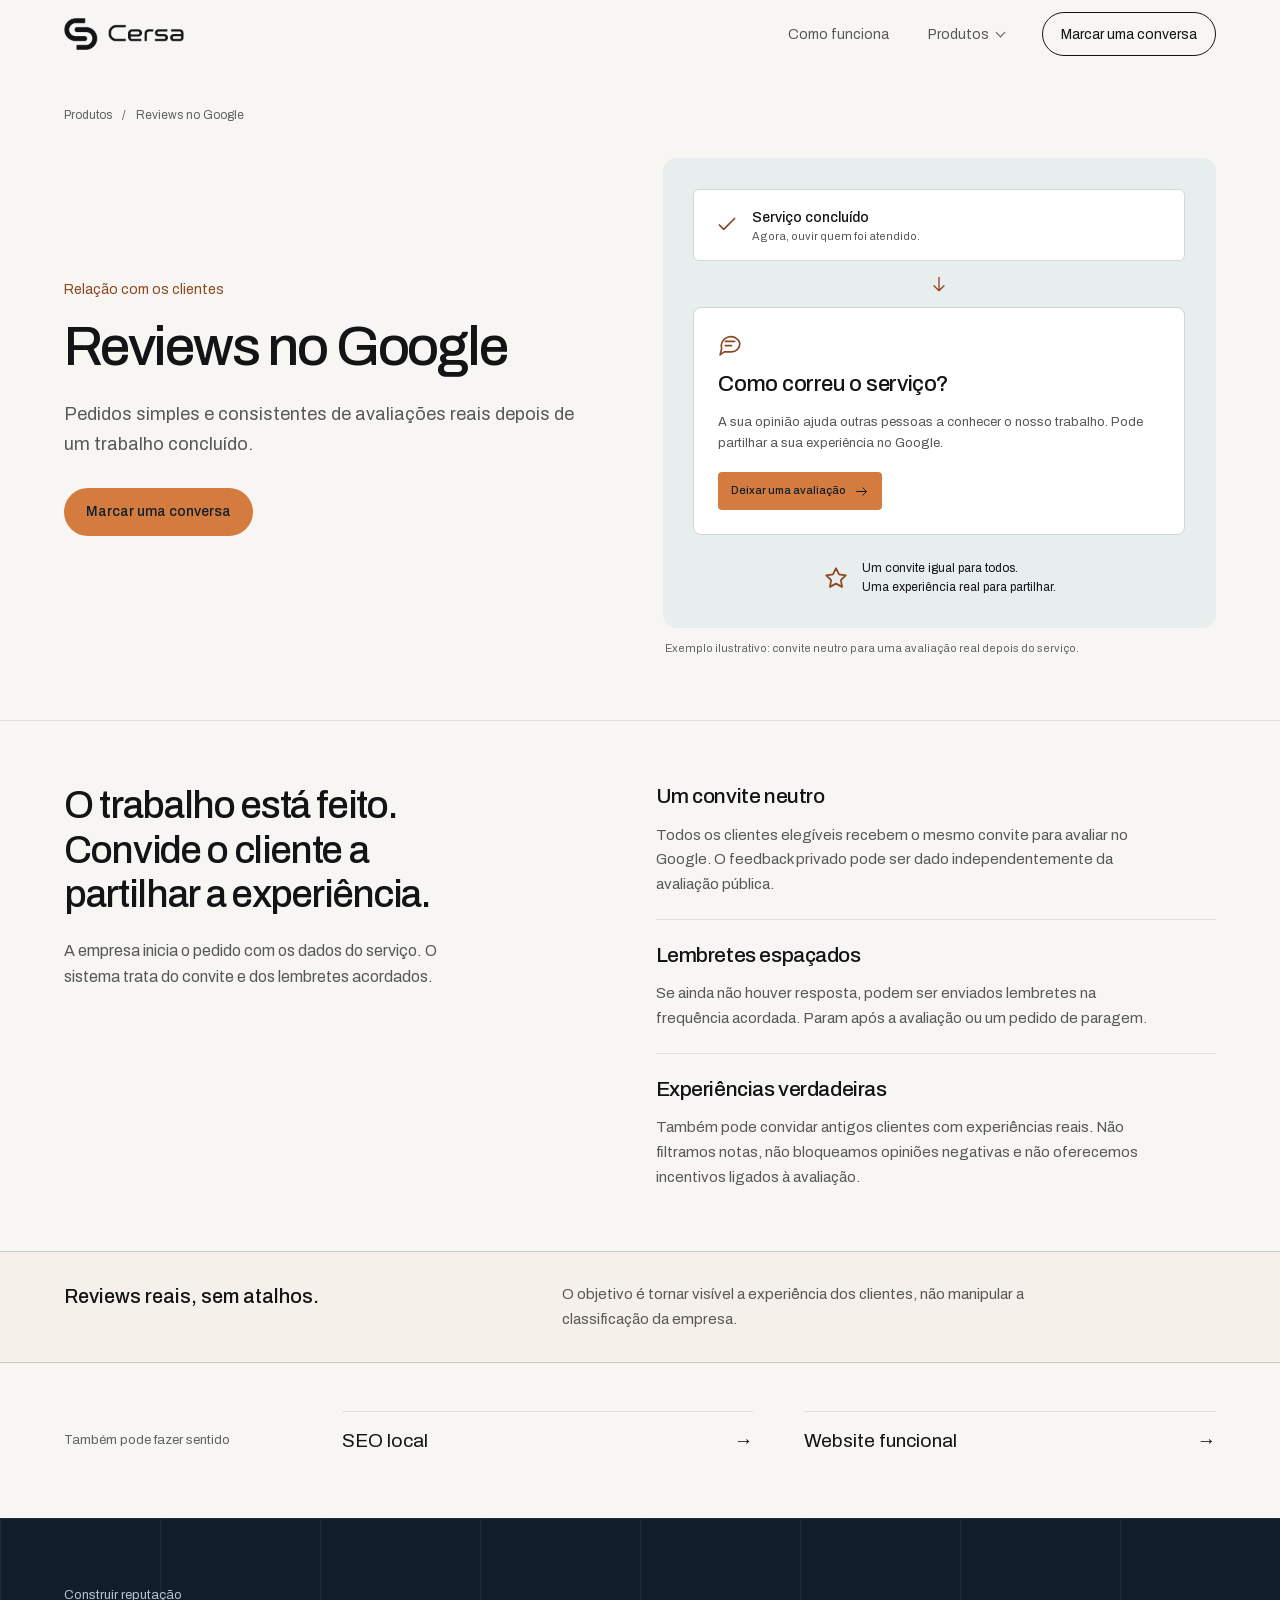
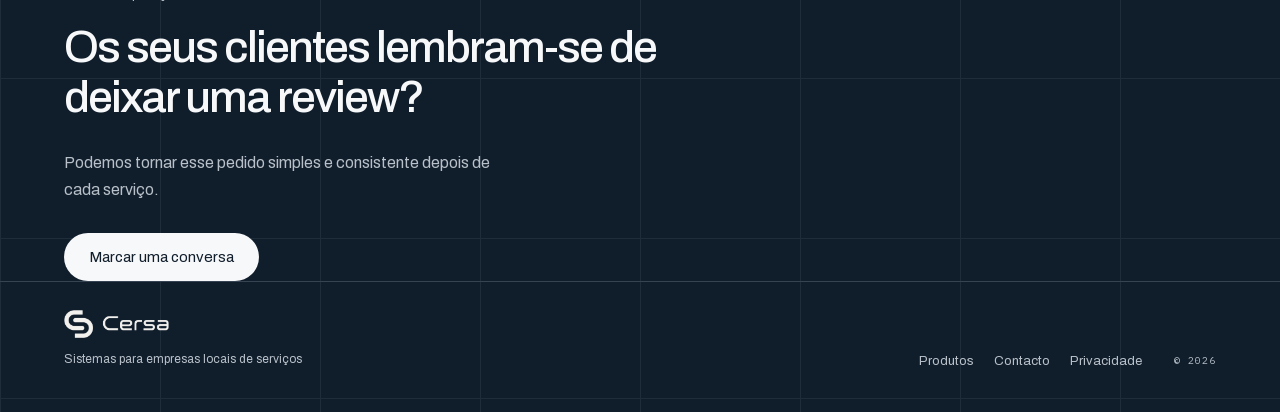
<file: produtos/reviews-google/index.html>
<!DOCTYPE html>
<html lang="pt-PT">
<head>
<meta charset="utf-8" /><meta name="viewport" content="width=device-width, initial-scale=1" />
<title>Pedidos automáticos de reviews no Google — Cersa</title>
<meta name="description" content="Peça avaliações genuínas a clientes reais depois do serviço, com lembretes simples e sem filtrar opiniões ou oferecer incentivos." />
<link rel="canonical" href="https://cersa.pt/produtos/reviews-google/" /><meta name="robots" content="index, follow, max-image-preview:large" />
<link rel="preload" href="/assets/fonts/archivo.woff2" as="font" type="font/woff2" crossorigin /><link rel="stylesheet" href="/styles.css?v=20261014c" />
<link rel="stylesheet" href="/products.css?v=20261014b" /><script src="/site.js?v=20261014b" defer></script><link rel="icon" href="/assets/favicon-32.png" sizes="32x32" type="image/png" /><meta name="theme-color" content="#F7F6F3" />
<meta property="og:type" content="website" /><meta property="og:site_name" content="Cersa" /><meta property="og:locale" content="pt_PT" /><meta property="og:url" content="https://cersa.pt/produtos/reviews-google/" /><meta property="og:title" content="Reviews no Google — Cersa" /><meta property="og:description" content="Transforme bons serviços em avaliações genuínas e confiança visível." /><meta property="og:image" content="https://cersa.pt/assets/og-cover.png" /><meta name="twitter:card" content="summary_large_image" /><meta name="twitter:title" content="Pedidos automáticos de reviews no Google — Cersa" /><meta name="twitter:description" content="Peça avaliações genuínas a clientes reais depois do serviço, com lembretes simples e sem filtrar opiniões ou oferecer incentivos." /><meta name="twitter:image" content="https://cersa.pt/assets/og-cover.png" />
<script type="application/ld+json">{"@context":"https://schema.org","@graph":[{"@type":"Service","name":"Pedidos automáticos de reviews no Google","url":"https://cersa.pt/produtos/reviews-google/","provider":{"@type":"ProfessionalService","name":"Cersa","url":"https://cersa.pt/"},"areaServed":"Portugal"},{"@type":"BreadcrumbList","itemListElement":[{"@type":"ListItem","position":1,"name":"Início","item":"https://cersa.pt/"},{"@type":"ListItem","position":2,"name":"Produtos","item":"https://cersa.pt/produtos/"},{"@type":"ListItem","position":3,"name":"Reviews no Google","item":"https://cersa.pt/produtos/reviews-google/"}]}]}</script>
</head>
<body class="products-page product-page">
<a class="skip-link" href="#conteudo">Saltar para o conteúdo</a>
<header class="site-header"><a href="/" class="brand" aria-label="Cersa — início"><img src="/assets/cersa-logo.png" alt="Cersa" class="brand-logo" width="359" height="96" /></a><nav class="nav" aria-label="Navegação principal"><a href="/#como-funciona">Como funciona</a><details class="products-nav" data-products-nav><summary>Produtos <span aria-hidden="true">⌄</span></summary><div class="products-mega" data-products-menu><a class="menu-fallback" href="/produtos/">Ver todos os produtos</a></div></details><a href="/#contacto" class="nav-cta">Marcar uma conversa</a></nav></header>
<main id="conteudo">

  <section class="product-detail-hero">
    <nav class="breadcrumb" aria-label="Percurso de navegação"><a href="/produtos/">Produtos</a><span aria-hidden="true">/</span><span aria-current="page">Reviews no Google</span></nav>
    <div class="product-feature-hero">
      <div class="product-hero-copy">
        <p class="product-context">Relação com os clientes</p>
        <h1>Reviews no Google</h1>
        <p class="product-lead">Pedidos simples e consistentes de avaliações reais depois de um trabalho concluído.</p>
        <a href="/#contacto" class="btn-primary">Marcar uma conversa</a>
      </div>
      <figure class="product-visual visual-reviews" data-product-visual><div class="visual-canvas" aria-hidden="true">
      <div class="review-service"><svg class="product-icon" viewBox="0 0 24 24" aria-hidden="true" focusable="false"><path d="m5 12 4 4L19 6"/></svg><div><strong>Serviço concluído</strong><span>Agora, ouvir quem foi atendido.</span></div></div>
      <span class="visual-wire" aria-hidden="true"><svg class="product-icon" viewBox="0 0 24 24" aria-hidden="true" focusable="false"><path d="M4 12h16m-6-6 6 6-6 6"/></svg></span>
      <div class="product-review-invitation"><span class="review-envelope"><svg class="product-icon" viewBox="0 0 24 24" aria-hidden="true" focusable="false"><path d="M21 11a8 8 0 0 1-8 8H6l-4 3 1.5-6A8 8 0 1 1 21 11Z"/><path d="M7 9h9M7 13h6"/></svg></span><strong>Como correu o serviço?</strong><p>A sua opinião ajuda outras pessoas a conhecer o nosso trabalho. Pode partilhar a sua experiência no Google.</p><span class="visual-action">Deixar uma avaliação <svg class="product-icon" viewBox="0 0 24 24" aria-hidden="true" focusable="false"><path d="M4 12h16m-6-6 6 6-6 6"/></svg></span></div>
      <div class="review-principle visual-path-node"><svg class="product-icon" viewBox="0 0 24 24" aria-hidden="true" focusable="false"><path d="m12 3 2.8 5.7 6.2.9-4.5 4.4 1.1 6.2-5.6-3-5.6 3 1.1-6.2L3 9.6l6.2-.9Z"/></svg><span>Um convite igual para todos.<br/>Uma experiência real para partilhar.</span></div></div><figcaption>Exemplo ilustrativo: convite neutro para uma avaliação real depois do serviço.</figcaption></figure>
    </div>
  </section>
  <section class="product-how" aria-labelledby="product-how-title">
    <div class="product-how-heading"><h2 id="product-how-title">O trabalho está feito. Convide o cliente a partilhar a experiência.</h2><p>A empresa inicia o pedido com os dados do serviço. O sistema trata do convite e dos lembretes acordados.</p></div>
    <div class="product-details">
      <article><h3>Um convite neutro</h3><p>Todos os clientes elegíveis recebem o mesmo convite para avaliar no Google. O feedback privado pode ser dado independentemente da avaliação pública.</p></article><article><h3>Lembretes espaçados</h3><p>Se ainda não houver resposta, podem ser enviados lembretes na frequência acordada. Param após a avaliação ou um pedido de paragem.</p></article><article><h3>Experiências verdadeiras</h3><p>Também pode convidar antigos clientes com experiências reais. Não filtramos notas, não bloqueamos opiniões negativas e não oferecemos incentivos ligados à avaliação.</p></article>
    </div>
  </section>

  <section class="policy-note"><strong>Reviews reais, sem atalhos.</strong><p>O objetivo é tornar visível a experiência dos clientes, não manipular a classificação da empresa.</p></section>
  <section class="related-products"><p class="eyebrow">Também pode fazer sentido</p><a href="/produtos/seo-local/">SEO local <span>→</span></a><a href="/produtos/website/">Website funcional <span>→</span></a></section>
  <section class="product-cta detail-cta"><div><p class="eyebrow eyebrow-dark">Construir reputação</p><h2>Os seus clientes lembram-se de deixar uma review?</h2><p>Podemos tornar esse pedido simples e consistente depois de cada serviço.</p><a href="/#contacto" class="btn-light">Marcar uma conversa</a></div><footer class="site-footer product-footer"><div class="footer-brand"><img src="/assets/cersa-logo-white.png" alt="Cersa" class="brand-logo footer-logo" width="359" height="96" /><span class="mono">Sistemas para empresas locais de serviços</span></div><nav class="footer-nav" aria-label="Navegação de rodapé"><a href="/produtos/">Produtos</a><a href="mailto:cersasystems@gmail.com">Contacto</a><a href="/privacidade.html">Privacidade</a></nav><span class="footer-year mono">© 2026</span></footer></section>
</main>
<script src="https://link.msgsndr.com/js/external-tracking.js" data-tracking-id="tk_1599935299cd48b4b8b63587bdeb7bd7"></script>
</body>
</html>
</file>
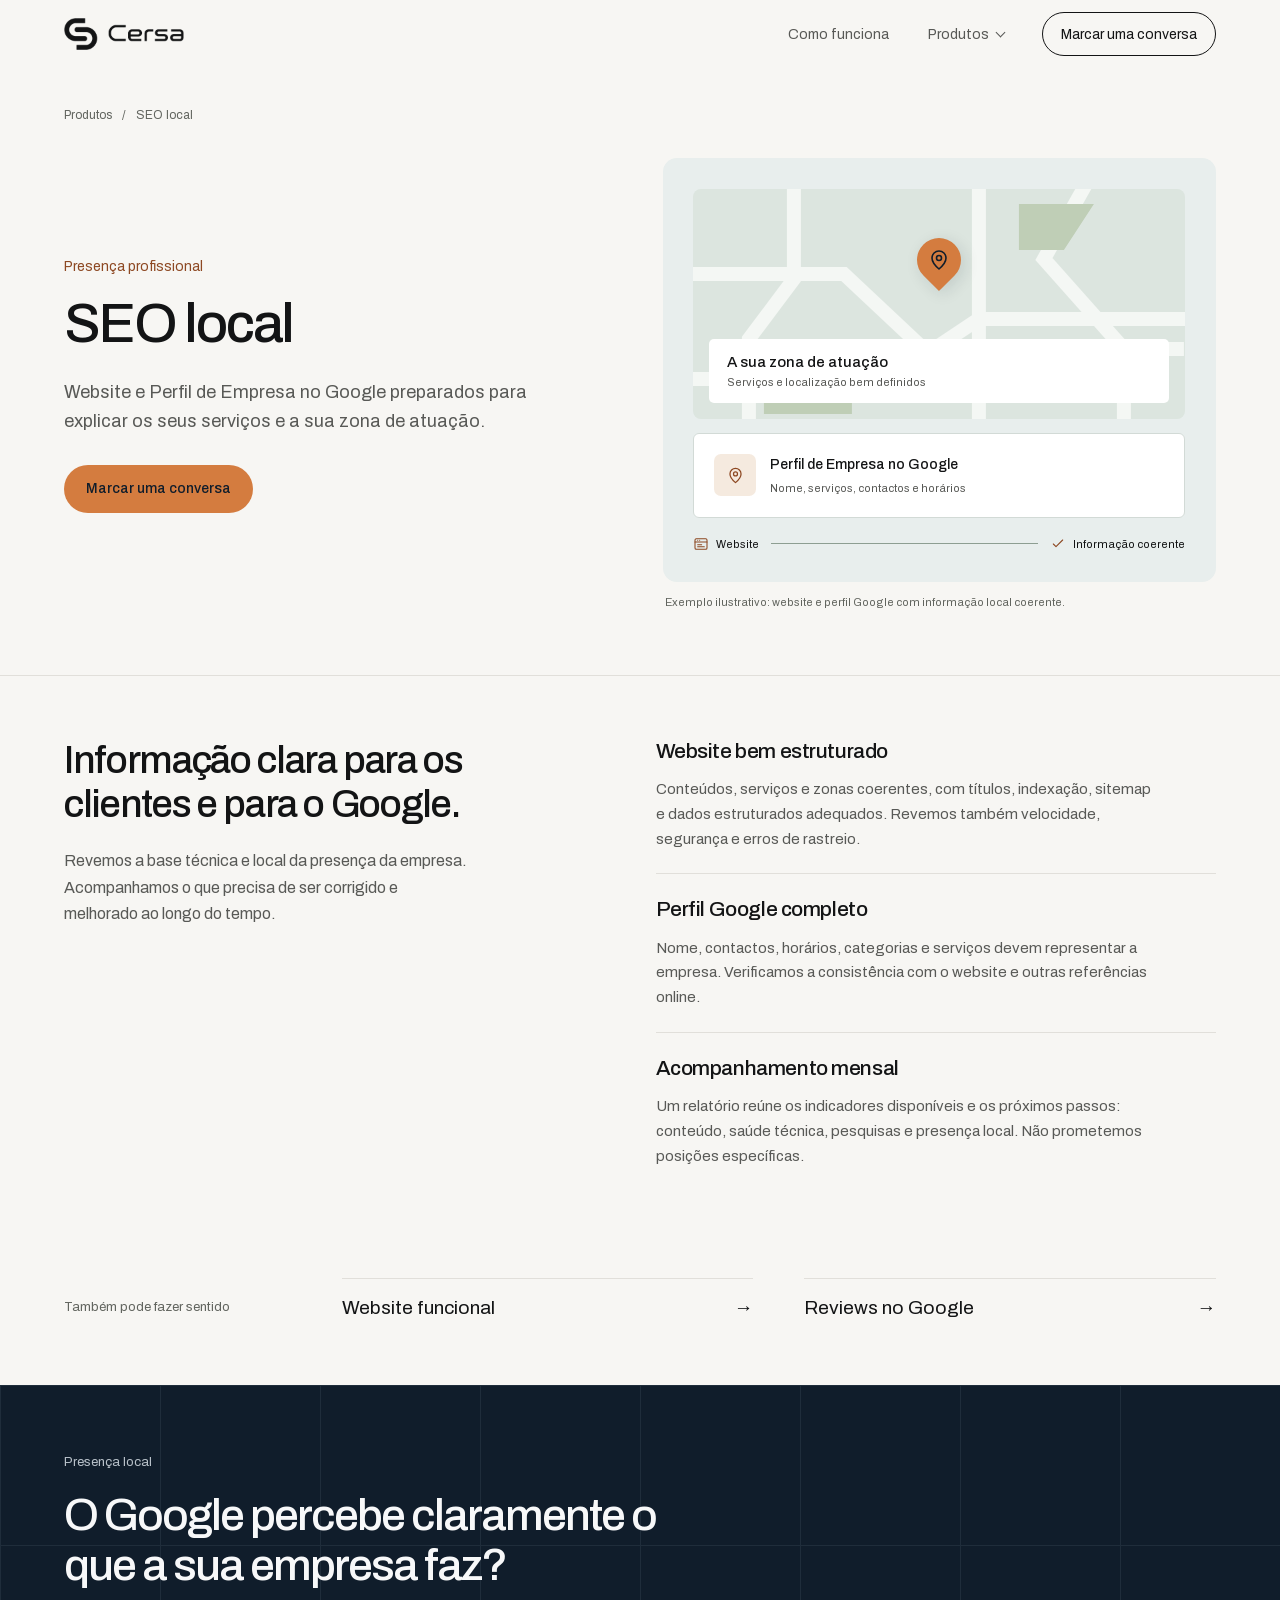
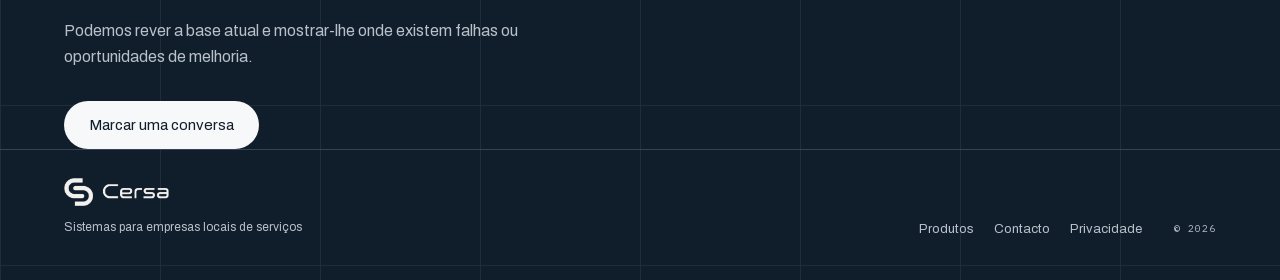
<file: produtos/seo-local/index.html>
<!DOCTYPE html>
<html lang="pt-PT">
<head>
<meta charset="utf-8" /><meta name="viewport" content="width=device-width, initial-scale=1" />
<title>SEO local para empresas de serviços — Cersa</title>
<meta name="description" content="SEO local, técnico e Google Business Profile para tornar a presença online da sua empresa mais clara, consistente e preparada para pesquisa." />
<link rel="canonical" href="https://cersa.pt/produtos/seo-local/" /><meta name="robots" content="index, follow, max-image-preview:large" />
<link rel="preload" href="/assets/fonts/archivo.woff2" as="font" type="font/woff2" crossorigin /><link rel="stylesheet" href="/styles.css?v=20261014c" />
<link rel="stylesheet" href="/products.css?v=20261014b" /><script src="/site.js?v=20261014b" defer></script><link rel="icon" href="/assets/favicon-32.png" sizes="32x32" type="image/png" /><meta name="theme-color" content="#F7F6F3" />
<meta property="og:type" content="website" /><meta property="og:site_name" content="Cersa" /><meta property="og:locale" content="pt_PT" /><meta property="og:url" content="https://cersa.pt/produtos/seo-local/" /><meta property="og:title" content="SEO local — Cersa" /><meta property="og:description" content="Uma presença local tecnicamente preparada e acompanhada." /><meta property="og:image" content="https://cersa.pt/assets/og-cover.png" /><meta name="twitter:card" content="summary_large_image" /><meta name="twitter:title" content="SEO local para empresas de serviços — Cersa" /><meta name="twitter:description" content="SEO local, técnico e Google Business Profile para tornar a presença online da sua empresa mais clara, consistente e preparada para pesquisa." /><meta name="twitter:image" content="https://cersa.pt/assets/og-cover.png" />
<script type="application/ld+json">{"@context":"https://schema.org","@graph":[{"@type":"Service","name":"SEO local","url":"https://cersa.pt/produtos/seo-local/","provider":{"@type":"ProfessionalService","name":"Cersa","url":"https://cersa.pt/"},"areaServed":"Portugal"},{"@type":"BreadcrumbList","itemListElement":[{"@type":"ListItem","position":1,"name":"Início","item":"https://cersa.pt/"},{"@type":"ListItem","position":2,"name":"Produtos","item":"https://cersa.pt/produtos/"},{"@type":"ListItem","position":3,"name":"SEO local","item":"https://cersa.pt/produtos/seo-local/"}]}]}</script>
</head>
<body class="products-page product-page">
<a class="skip-link" href="#conteudo">Saltar para o conteúdo</a>
<header class="site-header"><a href="/" class="brand" aria-label="Cersa — início"><img src="/assets/cersa-logo.png" alt="Cersa" class="brand-logo" width="359" height="96" /></a><nav class="nav" aria-label="Navegação principal"><a href="/#como-funciona">Como funciona</a><details class="products-nav" data-products-nav><summary>Produtos <span aria-hidden="true">⌄</span></summary><div class="products-mega" data-products-menu><a class="menu-fallback" href="/produtos/">Ver todos os produtos</a></div></details><a href="/#contacto" class="nav-cta">Marcar uma conversa</a></nav></header>
<main id="conteudo">

  <section class="product-detail-hero">
    <nav class="breadcrumb" aria-label="Percurso de navegação"><a href="/produtos/">Produtos</a><span aria-hidden="true">/</span><span aria-current="page">SEO local</span></nav>
    <div class="product-feature-hero">
      <div class="product-hero-copy">
        <p class="product-context">Presença profissional</p>
        <h1>SEO local</h1>
        <p class="product-lead">Website e Perfil de Empresa no Google preparados para explicar os seus serviços e a sua zona de atuação.</p>
        <a href="/#contacto" class="btn-primary">Marcar uma conversa</a>
      </div>
      <figure class="product-visual visual-seo" data-product-visual><div class="visual-canvas" aria-hidden="true">
      <div class="visual-map">
        <svg viewBox="0 0 480 230" class="map-streets" focusable="false"><path d="M-10 85h155l80 75h260M95-10v100l-45 60v100M280-10v240M-10 190h200l90-60h210M390-10l-45 80 80 90v80"/><path class="map-park" d="M320 15h75l-30 46h-45ZM65 195h88v30H65Z"/></svg>
        <span class="map-pin"><svg class="product-icon" viewBox="0 0 24 24" aria-hidden="true" focusable="false"><path d="M19 10c0 5-7 11-7 11S5 15 5 10a7 7 0 1 1 14 0Z"/><circle cx="12" cy="10" r="2.5"/></svg></span>
        <div class="map-label"><strong>A sua zona de atuação</strong><span>Serviços e localização bem definidos</span></div>
      </div>
      <div class="visual-business visual-path-node"><span class="visual-business-icon"><svg class="product-icon" viewBox="0 0 24 24" aria-hidden="true" focusable="false"><path d="M19 10c0 5-7 11-7 11S5 15 5 10a7 7 0 1 1 14 0Z"/><circle cx="12" cy="10" r="2.5"/></svg></span><div><strong>Perfil de Empresa no Google</strong><span>Nome, serviços, contactos e horários</span></div></div>
      <div class="visual-consistency"><div><svg class="product-icon" viewBox="0 0 24 24" aria-hidden="true" focusable="false"><rect x="3" y="4" width="18" height="16" rx="2"/><path d="M3 9h18M7 6.5h.01M10 6.5h.01M7 13h6M7 16h10"/></svg><span>Website</span></div><span class="consistency-line"></span><div><svg class="product-icon" viewBox="0 0 24 24" aria-hidden="true" focusable="false"><path d="m5 12 4 4L19 6"/></svg><span>Informação coerente</span></div></div></div><figcaption>Exemplo ilustrativo: website e perfil Google com informação local coerente.</figcaption></figure>
    </div>
  </section>
  <section class="product-how" aria-labelledby="product-how-title">
    <div class="product-how-heading"><h2 id="product-how-title">Informação clara para os clientes e para o Google.</h2><p>Revemos a base técnica e local da presença da empresa. Acompanhamos o que precisa de ser corrigido e melhorado ao longo do tempo.</p></div>
    <div class="product-details">
      <article><h3>Website bem estruturado</h3><p>Conteúdos, serviços e zonas coerentes, com títulos, indexação, sitemap e dados estruturados adequados. Revemos também velocidade, segurança e erros de rastreio.</p></article><article><h3>Perfil Google completo</h3><p>Nome, contactos, horários, categorias e serviços devem representar a empresa. Verificamos a consistência com o website e outras referências online.</p></article><article><h3>Acompanhamento mensal</h3><p>Um relatório reúne os indicadores disponíveis e os próximos passos: conteúdo, saúde técnica, pesquisas e presença local. Não prometemos posições específicas.</p></article>
    </div>
  </section>

  <section class="related-products"><p class="eyebrow">Também pode fazer sentido</p><a href="/produtos/website/">Website funcional <span>→</span></a><a href="/produtos/reviews-google/">Reviews no Google <span>→</span></a></section>
  <section class="product-cta detail-cta"><div><p class="eyebrow eyebrow-dark">Presença local</p><h2>O Google percebe claramente o que a sua empresa faz?</h2><p>Podemos rever a base atual e mostrar-lhe onde existem falhas ou oportunidades de melhoria.</p><a href="/#contacto" class="btn-light">Marcar uma conversa</a></div><footer class="site-footer product-footer"><div class="footer-brand"><img src="/assets/cersa-logo-white.png" alt="Cersa" class="brand-logo footer-logo" width="359" height="96" /><span class="mono">Sistemas para empresas locais de serviços</span></div><nav class="footer-nav" aria-label="Navegação de rodapé"><a href="/produtos/">Produtos</a><a href="mailto:cersasystems@gmail.com">Contacto</a><a href="/privacidade.html">Privacidade</a></nav><span class="footer-year mono">© 2026</span></footer></section>
</main>
<script src="https://link.msgsndr.com/js/external-tracking.js" data-tracking-id="tk_1599935299cd48b4b8b63587bdeb7bd7"></script>
</body>
</html>
</file>
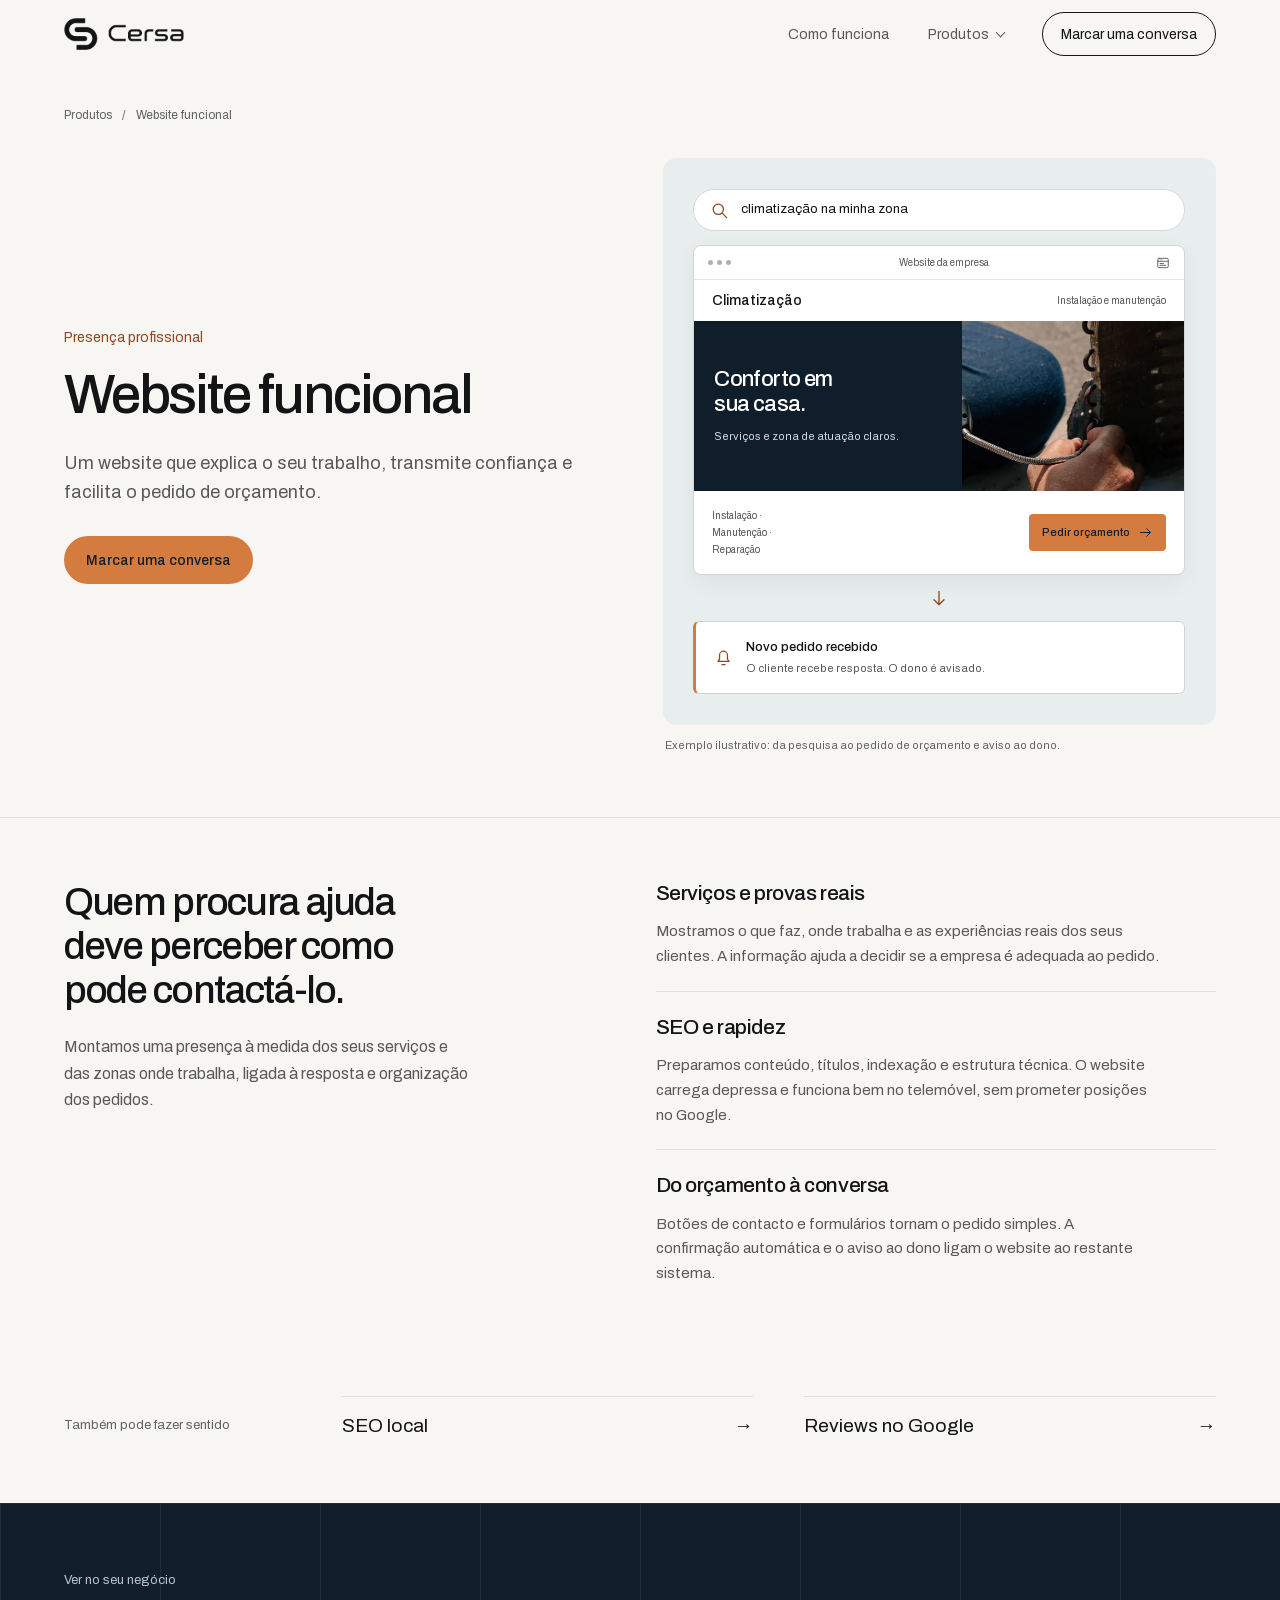
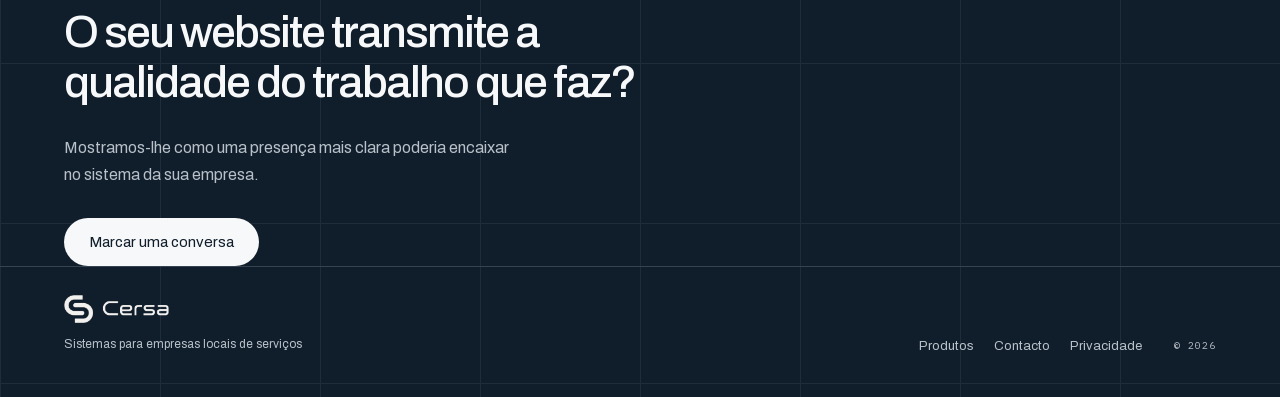
<file: produtos/website/index.html>
<!DOCTYPE html>
<html lang="pt-PT">
<head>
<meta charset="utf-8" />
<meta name="viewport" content="width=device-width, initial-scale=1" />
<title>Website funcional para empresas de serviços — Cersa</title>
<meta name="description" content="Websites rápidos e profissionais para empresas de construção, reparações e serviços ao domicílio, preparados para Google, mobile e contacto direto." />
<link rel="canonical" href="https://cersa.pt/produtos/website/" />
<meta name="robots" content="index, follow, max-image-preview:large" />
<link rel="preload" href="/assets/fonts/archivo.woff2" as="font" type="font/woff2" crossorigin />
<link rel="stylesheet" href="/styles.css?v=20261014c" />
<link rel="stylesheet" href="/products.css?v=20261014b" />
<script src="/site.js?v=20261014b" defer></script>
<link rel="icon" href="/assets/favicon-32.png" sizes="32x32" type="image/png" />
<meta name="theme-color" content="#F7F6F3" />
<meta property="og:type" content="website" />
<meta property="og:site_name" content="Cersa" />
<meta property="og:locale" content="pt_PT" />
<meta property="og:url" content="https://cersa.pt/produtos/website/" />
<meta property="og:title" content="Website funcional — Cersa" />
<meta property="og:description" content="Uma presença profissional que explica, transmite confiança e facilita o contacto." />
<meta property="og:image" content="https://cersa.pt/assets/og-cover.png" />
<meta name="twitter:card" content="summary_large_image" /><meta name="twitter:title" content="Website funcional para empresas de serviços — Cersa" /><meta name="twitter:description" content="Websites rápidos e profissionais para empresas de construção, reparações e serviços ao domicílio, preparados para Google, mobile e contacto direto." /><meta name="twitter:image" content="https://cersa.pt/assets/og-cover.png" />
<script type="application/ld+json">
{
  "@context": "https://schema.org",
  "@graph": [
    { "@type": "Service", "name": "Website funcional", "url": "https://cersa.pt/produtos/website/", "provider": { "@type": "ProfessionalService", "name": "Cersa", "url": "https://cersa.pt/" }, "areaServed": "Portugal" },
    { "@type": "BreadcrumbList", "itemListElement": [
      { "@type": "ListItem", "position": 1, "name": "Início", "item": "https://cersa.pt/" },
      { "@type": "ListItem", "position": 2, "name": "Produtos", "item": "https://cersa.pt/produtos/" },
      { "@type": "ListItem", "position": 3, "name": "Website funcional", "item": "https://cersa.pt/produtos/website/" }
    ] }
  ]
}
</script>
</head>
<body class="products-page product-page">
<a class="skip-link" href="#conteudo">Saltar para o conteúdo</a>
<header class="site-header">
  <a href="/" class="brand" aria-label="Cersa — início"><img src="/assets/cersa-logo.png" alt="Cersa" class="brand-logo" width="359" height="96" /></a>
  <nav class="nav" aria-label="Navegação principal">
    <a href="/#como-funciona">Como funciona</a>
    <details class="products-nav" data-products-nav><summary>Produtos <span aria-hidden="true">⌄</span></summary><div class="products-mega" data-products-menu><a class="menu-fallback" href="/produtos/">Ver todos os produtos</a></div></details>
    <a href="/#contacto" class="nav-cta">Marcar uma conversa</a>
  </nav>
</header>

<main id="conteudo">

  <section class="product-detail-hero">
    <nav class="breadcrumb" aria-label="Percurso de navegação"><a href="/produtos/">Produtos</a><span aria-hidden="true">/</span><span aria-current="page">Website funcional</span></nav>
    <div class="product-feature-hero">
      <div class="product-hero-copy">
        <p class="product-context">Presença profissional</p>
        <h1>Website funcional</h1>
        <p class="product-lead">Um website que explica o seu trabalho, transmite confiança e facilita o pedido de orçamento.</p>
        <a href="/#contacto" class="btn-primary">Marcar uma conversa</a>
      </div>
      <figure class="product-visual visual-website" data-product-visual><div class="visual-canvas" aria-hidden="true">
      <div class="visual-search"><svg class="product-icon" viewBox="0 0 24 24" aria-hidden="true" focusable="false"><circle cx="10.5" cy="10.5" r="6.5"/><path d="m16 16 5 5"/></svg><span>climatização na minha zona</span></div>
      <div class="visual-browser">
        <div class="visual-browser-bar"><span class="browser-dots"><i></i><i></i><i></i></span><span>Website da empresa</span><svg class="product-icon" viewBox="0 0 24 24" aria-hidden="true" focusable="false"><rect x="3" y="4" width="18" height="16" rx="2"/><path d="M3 9h18M7 6.5h.01M10 6.5h.01M7 13h6M7 16h10"/></svg></div>
        <div class="visual-web-brand"><strong>Climatização</strong><span>Instalação e manutenção</span></div>
        <div class="visual-web-cover"><img src="/assets/setores/avac-400.webp" srcset="/assets/setores/avac-400.webp 400w, /assets/setores/avac-800.webp 800w" sizes="(max-width: 760px) 40vw, 20vw" alt="" width="800" height="800" decoding="async"/><div><strong>Conforto em sua casa.</strong><span>Serviços e zona de atuação claros.</span></div></div>
        <div class="visual-web-bottom"><span>Instalação · Manutenção · Reparação</span><span class="visual-action">Pedir orçamento <svg class="product-icon" viewBox="0 0 24 24" aria-hidden="true" focusable="false"><path d="M4 12h16m-6-6 6 6-6 6"/></svg></span></div>
      </div>
      <span class="visual-wire" aria-hidden="true"><svg class="product-icon" viewBox="0 0 24 24" aria-hidden="true" focusable="false"><path d="M4 12h16m-6-6 6 6-6 6"/></svg></span>
      <div class="visual-receipt visual-path-node"><svg class="product-icon" viewBox="0 0 24 24" aria-hidden="true" focusable="false"><path d="M5 17h14l-2-3V9a5 5 0 0 0-10 0v5l-2 3ZM10 21h4"/></svg><div><strong>Novo pedido recebido</strong><span>O cliente recebe resposta. O dono é avisado.</span></div></div></div><figcaption>Exemplo ilustrativo: da pesquisa ao pedido de orçamento e aviso ao dono.</figcaption></figure>
    </div>
  </section>
  <section class="product-how" aria-labelledby="product-how-title">
    <div class="product-how-heading"><h2 id="product-how-title">Quem procura ajuda deve perceber como pode contactá-lo.</h2><p>Montamos uma presença à medida dos seus serviços e das zonas onde trabalha, ligada à resposta e organização dos pedidos.</p></div>
    <div class="product-details">
      <article><h3>Serviços e provas reais</h3><p>Mostramos o que faz, onde trabalha e as experiências reais dos seus clientes. A informação ajuda a decidir se a empresa é adequada ao pedido.</p></article><article><h3>SEO e rapidez</h3><p>Preparamos conteúdo, títulos, indexação e estrutura técnica. O website carrega depressa e funciona bem no telemóvel, sem prometer posições no Google.</p></article><article><h3>Do orçamento à conversa</h3><p>Botões de contacto e formulários tornam o pedido simples. A confirmação automática e o aviso ao dono ligam o website ao restante sistema.</p></article>
    </div>
  </section>

  <section class="related-products"><p class="eyebrow">Também pode fazer sentido</p><a href="/produtos/seo-local/">SEO local <span>→</span></a><a href="/produtos/reviews-google/">Reviews no Google <span>→</span></a></section>

  <section class="product-cta detail-cta">
    <div><p class="eyebrow eyebrow-dark">Ver no seu negócio</p><h2>O seu website transmite a qualidade do trabalho que faz?</h2><p>Mostramos-lhe como uma presença mais clara poderia encaixar no sistema da sua empresa.</p><a href="/#contacto" class="btn-light">Marcar uma conversa</a></div>
    <footer class="site-footer product-footer"><div class="footer-brand"><img src="/assets/cersa-logo-white.png" alt="Cersa" class="brand-logo footer-logo" width="359" height="96" /><span class="mono">Sistemas para empresas locais de serviços</span></div><nav class="footer-nav" aria-label="Navegação de rodapé"><a href="/produtos/">Produtos</a><a href="mailto:cersasystems@gmail.com">Contacto</a><a href="/privacidade.html">Privacidade</a></nav><span class="footer-year mono">© 2026</span></footer>
  </section>
</main>
<script src="https://link.msgsndr.com/js/external-tracking.js" data-tracking-id="tk_1599935299cd48b4b8b63587bdeb7bd7"></script>
</body>
</html>
</file>
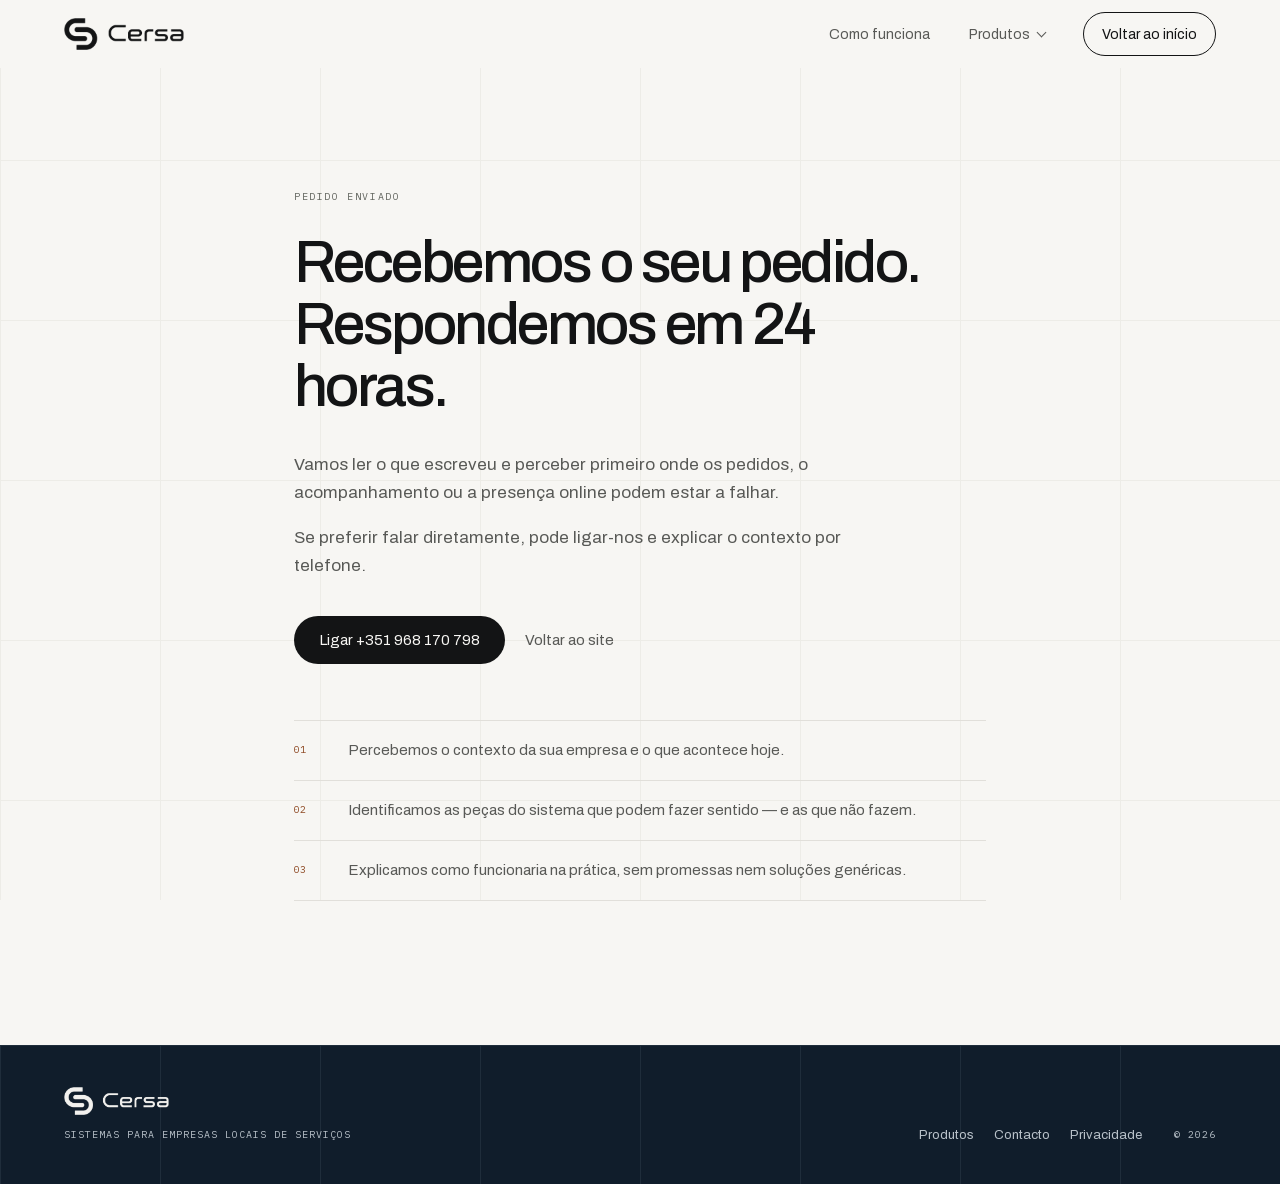
<file: obrigado.html>
<!DOCTYPE html>
<html lang="pt-PT">
<head>
<meta charset="utf-8" />
<meta name="viewport" content="width=device-width, initial-scale=1" />

<title>Pedido enviado — Cersa</title>
<meta name="description" content="Recebemos o seu pedido. Respondemos em 24 horas." />
<!-- noindex: é uma confirmação de conversão, não tem nada a fazer nos
     resultados de pesquisa e ainda inflaria as contagens de objetivo. -->
<meta name="robots" content="noindex, follow" />

<link rel="preload" href="assets/fonts/archivo.woff2" as="font" type="font/woff2" crossorigin />
<link rel="stylesheet" href="styles.css?v=20261014c" />
<script src="site.js?v=20261014b" defer></script>

<link rel="icon" href="/assets/favicon-32.png" sizes="32x32" type="image/png" />
<link rel="apple-touch-icon" href="/assets/apple-touch-icon-180.png" />
<link rel="manifest" href="/site.webmanifest" />
<meta name="theme-color" content="#F7F6F3" media="(prefers-color-scheme: light)" />
<meta name="theme-color" content="#0E0F10" media="(prefers-color-scheme: dark)" />
</head>
<body>

<header class="site-header">
  <a href="/" class="brand">
    <img src="assets/cersa-logo.png" alt="Cersa" class="brand-logo" width="359" height="96" />
  </a>
  <nav class="nav" aria-label="Navegação principal">
    <a href="/#como-funciona">Como funciona</a>
    <details class="products-nav" data-products-nav>
      <summary>Produtos <span aria-hidden="true">⌄</span></summary>
      <div class="products-mega" data-products-menu><a class="menu-fallback" href="/produtos/">Ver todos os produtos</a></div>
    </details>
    <a href="/" class="nav-cta">Voltar ao início</a>
  </nav>
</header>

<main>
  <section class="page-narrow">
    <p class="eyebrow">Pedido enviado</p>
    <h1 class="page-title">Recebemos o seu pedido. Respondemos em 24 horas.</h1>

    <div class="page-body">
      <p>Vamos ler o que escreveu e perceber primeiro onde os pedidos, o acompanhamento ou a presença online podem estar a falhar.</p>
      <p>Se preferir falar diretamente, pode ligar-nos e explicar o contexto por telefone.</p>
    </div>

    <div class="page-actions">
      <a class="btn-primary" href="tel:+351968170798">Ligar +351&nbsp;968&nbsp;170&nbsp;798</a>
      <a class="btn-secondary" href="/">Voltar ao site</a>
    </div>

    <ol class="next-steps">
      <li><span class="next-index mono">01</span><span>Percebemos o contexto da sua empresa e o que acontece hoje.</span></li>
      <li><span class="next-index mono">02</span><span>Identificamos as peças do sistema que podem fazer sentido — e as que não fazem.</span></li>
      <li><span class="next-index mono">03</span><span>Explicamos como funcionaria na prática, sem promessas nem soluções genéricas.</span></li>
    </ol>
  </section>
</main>

<section class="cta-section cta-section-slim">
  <footer class="site-footer">
    <div class="footer-brand">
      <img src="assets/cersa-logo-white.png" alt="Cersa" class="brand-logo footer-logo" width="359" height="96" />
      <span class="mono">Sistemas para empresas locais de serviços</span>
    </div>
    <nav class="footer-nav" aria-label="Navegação de rodapé">
      <a href="/produtos/">Produtos</a>
      <a href="mailto:cersasystems@gmail.com">Contacto</a>
      <a href="/privacidade.html">Privacidade</a>
    </nav>
    <span class="footer-year mono">© 2026</span>
  </footer>
</section>

<script
  src="https://link.msgsndr.com/js/external-tracking.js"
  data-tracking-id="tk_1599935299cd48b4b8b63587bdeb7bd7">
</script>
</body>
</html>
</file>
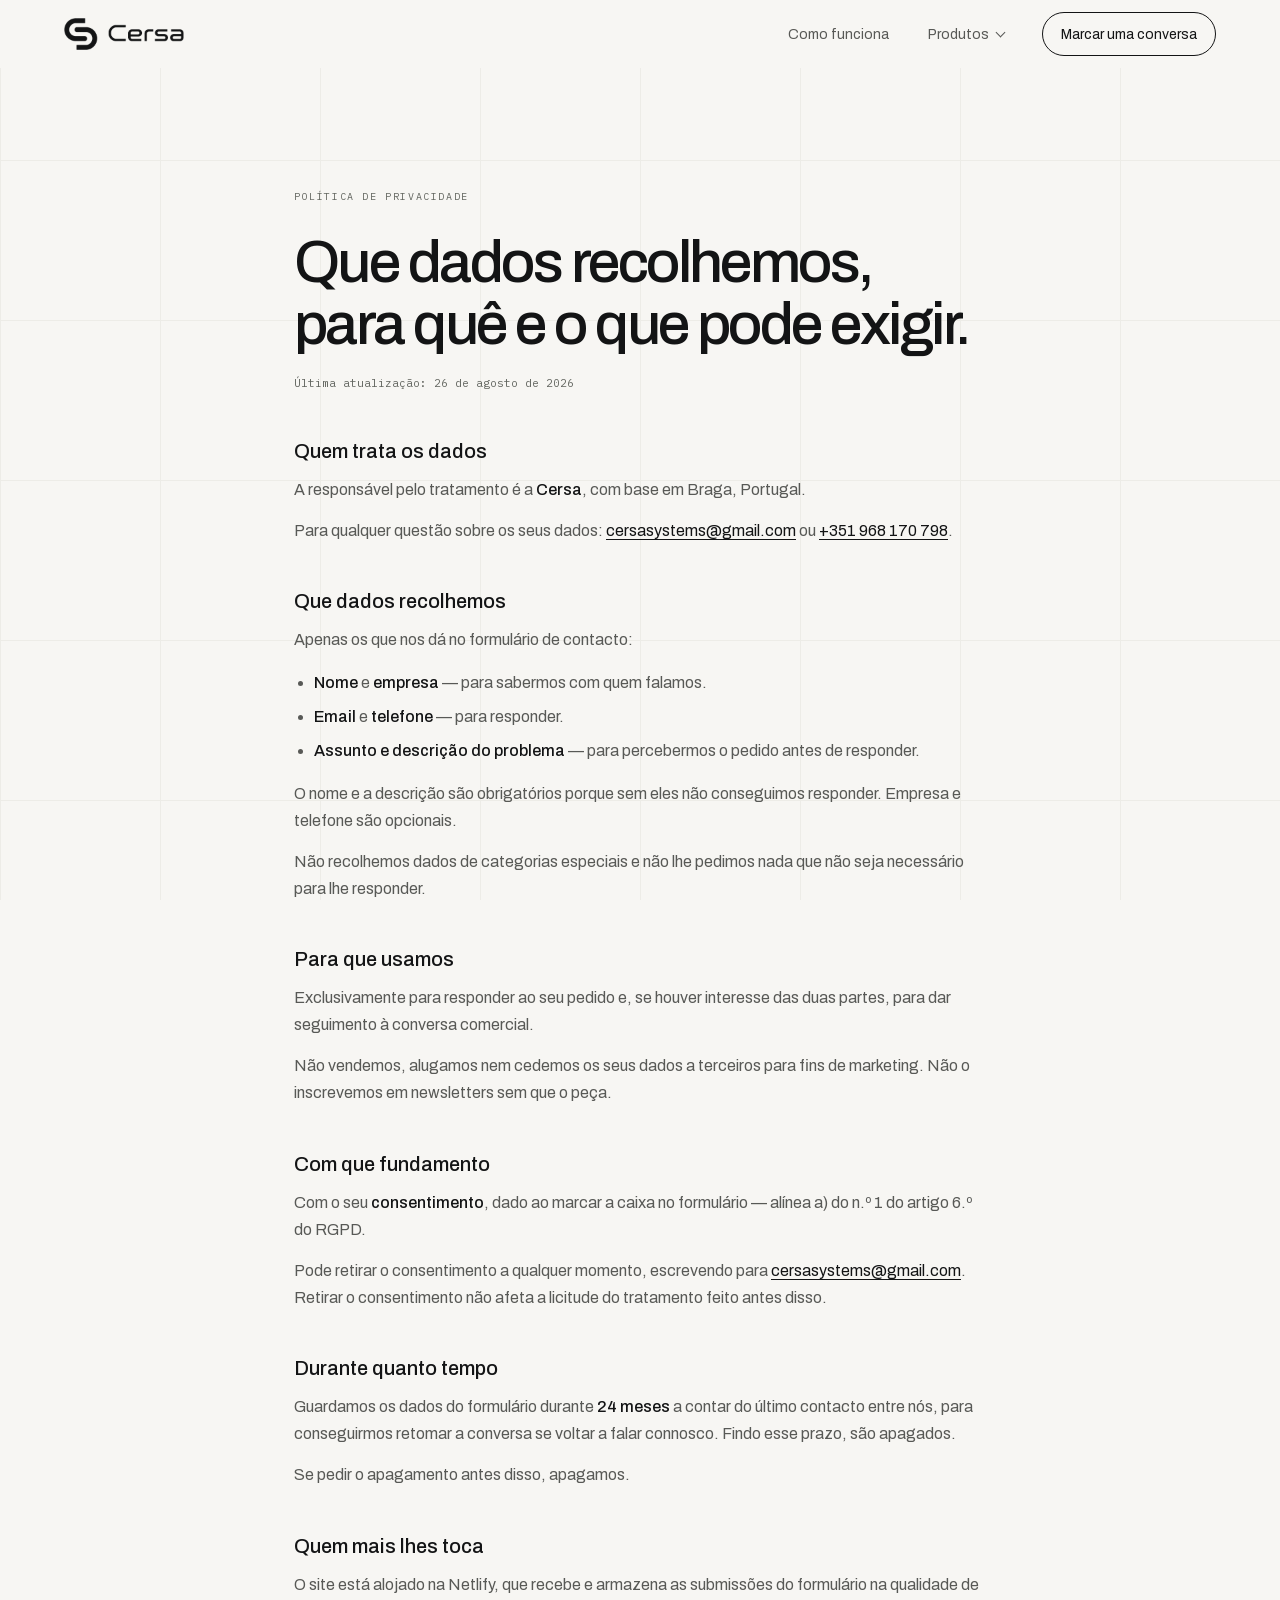
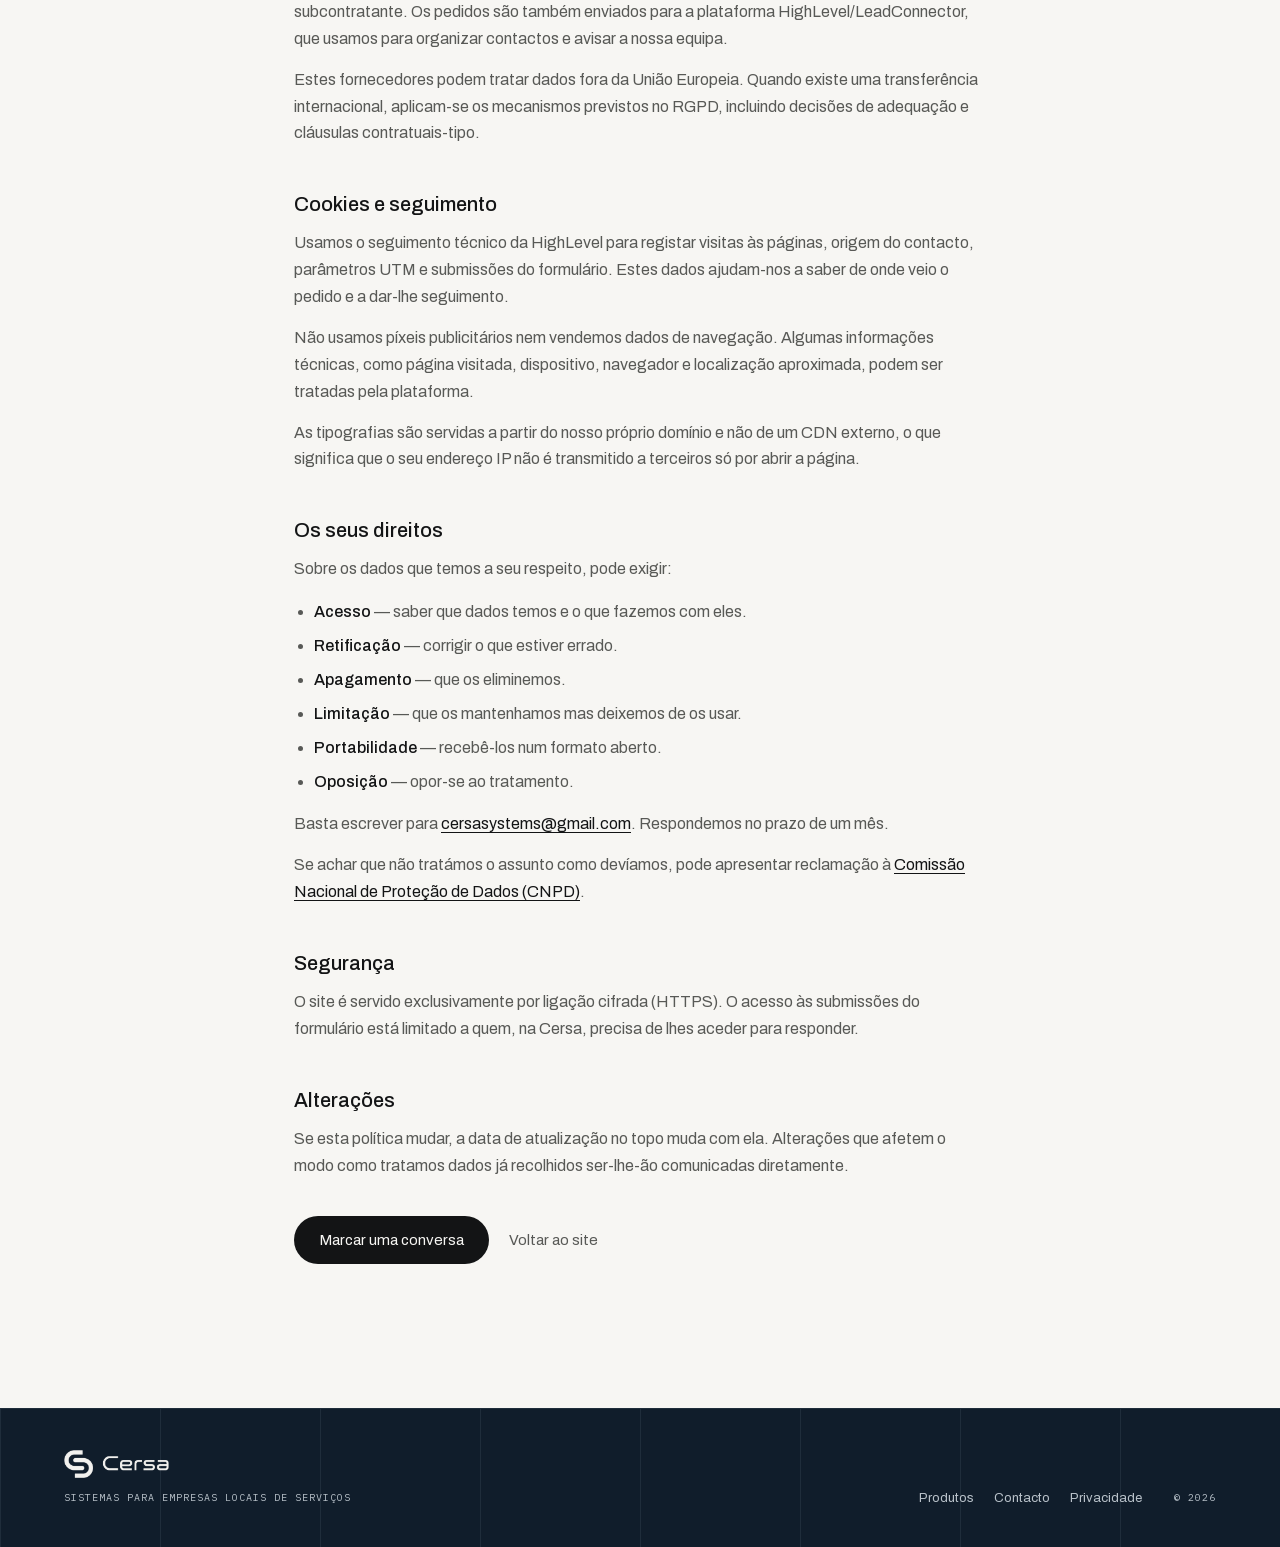
<file: privacidade.html>
<!DOCTYPE html>
<html lang="pt-PT">
<head>
<meta charset="utf-8" />
<meta name="viewport" content="width=device-width, initial-scale=1" />

<title>Política de privacidade — Cersa</title>
<meta name="description" content="Como a Cersa trata os dados pessoais recolhidos através do site: que dados, para quê, durante quanto tempo e que direitos tem." />
<link rel="canonical" href="https://cersa.pt/privacidade.html" />
<meta name="robots" content="index, follow" />

<link rel="preload" href="assets/fonts/archivo.woff2" as="font" type="font/woff2" crossorigin />
<link rel="stylesheet" href="styles.css?v=20261014c" />
<script src="site.js?v=20261014b" defer></script>

<link rel="icon" href="/assets/favicon-32.png" sizes="32x32" type="image/png" />
<link rel="apple-touch-icon" href="/assets/apple-touch-icon-180.png" />
<link rel="manifest" href="/site.webmanifest" />
<meta name="theme-color" content="#F7F6F3" media="(prefers-color-scheme: light)" />
<meta name="theme-color" content="#0E0F10" media="(prefers-color-scheme: dark)" />
</head>
<body>

<header class="site-header">
  <a href="/" class="brand">
    <img src="assets/cersa-logo.png" alt="Cersa" class="brand-logo" width="359" height="96" />
  </a>
  <nav class="nav" aria-label="Navegação principal">
    <a href="/#como-funciona">Como funciona</a>
    <details class="products-nav" data-products-nav>
      <summary>Produtos <span aria-hidden="true">⌄</span></summary>
      <div class="products-mega" data-products-menu><a class="menu-fallback" href="/produtos/">Ver todos os produtos</a></div>
    </details>
    <a href="/#contacto" class="nav-cta">Marcar uma conversa</a>
  </nav>
</header>

<main>
  <section class="page-narrow">
    <p class="eyebrow">Política de privacidade</p>
    <h1 class="page-title">Que dados recolhemos, para quê e o que pode exigir.</h1>
    <p class="page-updated mono">Última atualização: 26 de agosto de 2026</p>

    <div class="legal">
      <h2>Quem trata os dados</h2>
      <p>A responsável pelo tratamento é a <strong>Cersa</strong>, com base em Braga, Portugal.</p>
      <p>Para qualquer questão sobre os seus dados: <a href="mailto:cersasystems@gmail.com">cersasystems@gmail.com</a> ou <a href="tel:+351968170798">+351&nbsp;968&nbsp;170&nbsp;798</a>.</p>

      <h2>Que dados recolhemos</h2>
      <p>Apenas os que nos dá no formulário de contacto:</p>
      <ul>
        <li><strong>Nome</strong> e <strong>empresa</strong> — para sabermos com quem falamos.</li>
        <li><strong>Email</strong> e <strong>telefone</strong> — para responder.</li>
        <li><strong>Assunto e descrição do problema</strong> — para percebermos o pedido antes de responder.</li>
      </ul>
      <p>O nome e a descrição são obrigatórios porque sem eles não conseguimos responder. Empresa e telefone são opcionais.</p>
      <p>Não recolhemos dados de categorias especiais e não lhe pedimos nada que não seja necessário para lhe responder.</p>

      <h2>Para que usamos</h2>
      <p>Exclusivamente para responder ao seu pedido e, se houver interesse das duas partes, para dar seguimento à conversa comercial.</p>
      <p>Não vendemos, alugamos nem cedemos os seus dados a terceiros para fins de marketing. Não o inscrevemos em newsletters sem que o peça.</p>

      <h2>Com que fundamento</h2>
      <p>Com o seu <strong>consentimento</strong>, dado ao marcar a caixa no formulário — alínea a) do n.º 1 do artigo 6.º do RGPD.</p>
      <p>Pode retirar o consentimento a qualquer momento, escrevendo para <a href="mailto:cersasystems@gmail.com">cersasystems@gmail.com</a>. Retirar o consentimento não afeta a licitude do tratamento feito antes disso.</p>

      <h2>Durante quanto tempo</h2>
      <p>Guardamos os dados do formulário durante <strong>24 meses</strong> a contar do último contacto entre nós, para conseguirmos retomar a conversa se voltar a falar connosco. Findo esse prazo, são apagados.</p>
      <p>Se pedir o apagamento antes disso, apagamos.</p>

      <h2>Quem mais lhes toca</h2>
      <p>O site está alojado na Netlify, que recebe e armazena as submissões do formulário na qualidade de subcontratante. Os pedidos são também enviados para a plataforma HighLevel/LeadConnector, que usamos para organizar contactos e avisar a nossa equipa.</p>
      <p>Estes fornecedores podem tratar dados fora da União Europeia. Quando existe uma transferência internacional, aplicam-se os mecanismos previstos no RGPD, incluindo decisões de adequação e cláusulas contratuais-tipo.</p>

      <h2>Cookies e seguimento</h2>
      <p>Usamos o seguimento técnico da HighLevel para registar visitas às páginas, origem do contacto, parâmetros UTM e submissões do formulário. Estes dados ajudam-nos a saber de onde veio o pedido e a dar-lhe seguimento.</p>
      <p>Não usamos píxeis publicitários nem vendemos dados de navegação. Algumas informações técnicas, como página visitada, dispositivo, navegador e localização aproximada, podem ser tratadas pela plataforma.</p>
      <p>As tipografias são servidas a partir do nosso próprio domínio e não de um CDN externo, o que significa que o seu endereço IP não é transmitido a terceiros só por abrir a página.</p>

      <h2>Os seus direitos</h2>
      <p>Sobre os dados que temos a seu respeito, pode exigir:</p>
      <ul>
        <li><strong>Acesso</strong> — saber que dados temos e o que fazemos com eles.</li>
        <li><strong>Retificação</strong> — corrigir o que estiver errado.</li>
        <li><strong>Apagamento</strong> — que os eliminemos.</li>
        <li><strong>Limitação</strong> — que os mantenhamos mas deixemos de os usar.</li>
        <li><strong>Portabilidade</strong> — recebê-los num formato aberto.</li>
        <li><strong>Oposição</strong> — opor-se ao tratamento.</li>
      </ul>
      <p>Basta escrever para <a href="mailto:cersasystems@gmail.com">cersasystems@gmail.com</a>. Respondemos no prazo de um mês.</p>
      <p>Se achar que não tratámos o assunto como devíamos, pode apresentar reclamação à <a href="https://www.cnpd.pt" rel="noopener">Comissão Nacional de Proteção de Dados (CNPD)</a>.</p>

      <h2>Segurança</h2>
      <p>O site é servido exclusivamente por ligação cifrada (HTTPS). O acesso às submissões do formulário está limitado a quem, na Cersa, precisa de lhes aceder para responder.</p>

      <h2>Alterações</h2>
      <p>Se esta política mudar, a data de atualização no topo muda com ela. Alterações que afetem o modo como tratamos dados já recolhidos ser-lhe-ão comunicadas diretamente.</p>
    </div>

    <div class="page-actions">
      <a class="btn-primary" href="/#contacto">Marcar uma conversa</a>
      <a class="btn-secondary" href="/">Voltar ao site</a>
    </div>
  </section>
</main>

<section class="cta-section cta-section-slim">
  <footer class="site-footer">
    <div class="footer-brand">
      <img src="assets/cersa-logo-white.png" alt="Cersa" class="brand-logo footer-logo" width="359" height="96" />
      <span class="mono">Sistemas para empresas locais de serviços</span>
    </div>
    <nav class="footer-nav" aria-label="Navegação de rodapé">
      <a href="/produtos/">Produtos</a>
      <a href="mailto:cersasystems@gmail.com">Contacto</a>
      <a href="/privacidade.html">Privacidade</a>
    </nav>
    <span class="footer-year mono">© 2026</span>
  </footer>
</section>

<script
  src="https://link.msgsndr.com/js/external-tracking.js"
  data-tracking-id="tk_1599935299cd48b4b8b63587bdeb7bd7">
</script>
</body>
</html>
</file>
<file: styles.css>
@font-face {
  font-family: 'Archivo';
  font-style: normal;
  font-weight: 400 700;
  font-display: swap;
  src: url('assets/fonts/archivo.woff2') format('woff2');
}

@font-face {
  font-family: 'IBM Plex Mono';
  font-style: normal;
  font-weight: 400;
  font-display: swap;
  src: url('assets/fonts/ibm-plex-mono-400.woff2') format('woff2');
}

:root {
  --accent: #D47C3F;
  --bg: #F7F6F3;
  --ink: #131415;
  --muted: #585956;
  --faint: #898A86;
  --line: #E1DFDA;
  --line-strong: #CBC9C3;
  --dark: #0E0F10;
  --dark-ink: #F3F2EE;
  --dark-muted: #A3A29E;
  --dark-line: #2D2E30;
  --page-pad: clamp(20px, 5vw, 80px);
  --section-space: clamp(76px, 11vw, 144px);
  --max-width: 1480px;
}

* { box-sizing: border-box; }

html { scroll-behavior: smooth; }

body {
  margin: 0;
  background: var(--bg);
  color: var(--ink);
  font-family: 'Archivo', 'Helvetica Neue', Helvetica, Arial, sans-serif;
  -webkit-font-smoothing: antialiased;
  overflow-x: hidden;
}

body::before {
  content: '';
  position: fixed;
  inset: 0;
  z-index: -1;
  pointer-events: none;
  background-image:
    repeating-linear-gradient(to right, var(--line) 0 1px, transparent 1px 160px),
    repeating-linear-gradient(to bottom, var(--line) 0 1px, transparent 1px 160px);
  opacity: .45;
}

a {
  color: inherit;
  text-decoration: none;
  transition: color .22s ease, background-color .22s ease, border-color .22s ease, transform .22s ease;
}

button,
input,
select,
textarea { font: inherit; }

::selection { background: var(--accent); color: white; }

[hidden] { display: none !important; }
.mono { font-family: 'IBM Plex Mono', monospace; }
.visually-hidden {
  position: absolute;
  width: 1px;
  height: 1px;
  padding: 0;
  margin: -1px;
  overflow: hidden;
  clip: rect(0, 0, 0, 0);
  white-space: nowrap;
  border: 0;
}

.eyebrow {
  margin: 0 0 28px;
  font-family: 'IBM Plex Mono', monospace;
  font-size: 10px;
  line-height: 1.4;
  letter-spacing: .16em;
  text-transform: uppercase;
  color: var(--faint);
}

.eyebrow-dark { color: var(--dark-muted); }

/* Header */
.site-header {
  --header-pad: max(var(--page-pad), calc((100% - var(--max-width)) / 2 + var(--page-pad)));
  position: sticky;
  top: 0;
  z-index: 100;
  width: 100%;
  margin: 0;
  padding: 12px var(--header-pad);
  display: flex;
  align-items: center;
  justify-content: space-between;
  gap: 24px;
}

.brand { display: flex; align-items: center; }
.brand-logo { display: block; height: 32px; width: auto; transition: filter .24s ease; }

.nav {
  display: flex;
  align-items: center;
  gap: clamp(18px, 3vw, 40px);
  font-size: 14px;
  color: var(--muted);
  transition: color .24s ease;
}

.nav a:hover,
.nav a[aria-current='page'] { color: var(--ink); }

.nav-cta {
  border: 1px solid var(--ink);
  border-radius: 100px;
  padding: 10px 18px;
  color: var(--ink);
}

.nav-cta:hover { background: var(--ink); color: var(--bg) !important; }

.site-header.is-on-dark .brand-logo { filter: brightness(0) invert(1); }
.site-header.is-on-dark .nav { color: var(--dark-ink); }
.site-header.is-on-dark .nav > a:hover,
.site-header.is-on-dark .nav > a[aria-current='page'],
.site-header.is-on-dark .products-nav summary:hover,
.site-header.is-on-dark .products-nav[open] summary { color: var(--dark-ink); }
.site-header.is-on-dark .nav-cta {
  border-color: rgb(243 242 238 / 78%);
  color: var(--dark-ink);
}
.site-header.is-on-dark .nav-cta:hover {
  background: var(--dark-ink);
  color: var(--dark) !important;
}

/* Products mega-menu */
.products-nav { position: static; }
.products-nav summary {
  list-style: none;
  cursor: pointer;
  display: flex;
  align-items: center;
  gap: 8px;
  min-height: 44px;
  user-select: none;
  transition: color .22s ease;
}
.products-nav summary::-webkit-details-marker { display: none; }
.products-nav summary span {
  width: 7px;
  height: 7px;
  flex: none;
  border-right: 1.5px solid currentColor;
  border-bottom: 1.5px solid currentColor;
  font-size: 0;
  transform: translateY(-2px) rotate(45deg);
  transform-origin: center;
  transition: transform .24s cubic-bezier(.2, .7, .2, 1);
}
.products-nav summary:hover { color: var(--ink); }
.products-nav[open] summary { color: var(--ink); }
.products-nav[open] summary span { transform: translateY(2px) rotate(225deg); }
.products-mega {
  position: absolute;
  left: var(--header-pad);
  right: var(--header-pad);
  top: calc(100% + 14px);
  z-index: 50;
  padding: clamp(24px, 3vw, 42px);
  border: 1px solid var(--line-strong);
  background: color-mix(in srgb, var(--bg) 97%, white);
  color: var(--muted);
  box-shadow: 0 26px 70px rgb(19 20 21 / 14%);
}
.products-mega.is-entering {
  transform-origin: top center;
  animation: products-menu-in .22s cubic-bezier(.2, .72, .2, 1) both;
}
@keyframes products-menu-in {
  from { opacity: 0; transform: translateY(-9px) scale(.995); }
  to { opacity: 1; transform: translateY(0) scale(1); }
}
.mega-heading {
  display: flex;
  align-items: center;
  justify-content: space-between;
  gap: 24px;
  padding-bottom: 20px;
  border-bottom: 1px solid var(--line);
}
.mega-heading > span {
  font-size: 10px;
  letter-spacing: .14em;
  text-transform: uppercase;
  color: var(--faint);
}
.mega-heading > a {
  display: inline-flex;
  align-items: center;
  gap: 8px;
  font-size: 13px;
  color: var(--ink);
}
.mega-heading > a:hover { color: var(--accent); }
.mega-grid {
  display: grid;
  grid-template-columns: repeat(3, minmax(0, 1fr));
  gap: 0 clamp(28px, 4vw, 58px);
  padding-top: 14px;
}
.mega-product {
  display: grid;
  grid-template-columns: 64px 1fr;
  gap: 15px;
  align-items: center;
  min-height: 116px;
  padding: 16px 0;
  border-bottom: 1px solid var(--line);
}
.mega-product:hover { color: var(--ink); }
.mega-thumb {
  position: relative;
  display: block;
  width: 64px;
  height: 64px;
  overflow: hidden;
  border: 1px solid var(--line);
  border-radius: 11px;
  background: #ECEAE6;
  isolation: isolate;
  transition: border-color .25s ease, transform .25s ease;
}
.mega-thumb img {
  display: block;
  width: 100%;
  height: 100%;
  object-fit: cover;
  filter: saturate(.68) contrast(.96);
  opacity: .9;
  transition: filter .35s ease, opacity .35s ease, transform .45s cubic-bezier(.2, .7, .2, 1);
}
.mega-number {
  position: absolute;
  z-index: 1;
  left: 5px;
  bottom: 5px;
  display: grid;
  place-items: center;
  width: 20px;
  height: 20px;
  border-radius: 50%;
  background: rgb(14 15 16 / 84%);
  color: white;
  font-size: 7px;
  letter-spacing: 0;
}
.mega-product:hover .mega-thumb { border-color: var(--line-strong); transform: translateY(-2px); }
.mega-product:hover .mega-thumb img { filter: saturate(.92) contrast(1); opacity: 1; transform: scale(1.045); }
.mega-copy { display: flex; flex-direction: column; gap: 6px; }
.mega-copy strong { font-size: 15px; line-height: 1.25; font-weight: 500; letter-spacing: -.015em; }
.mega-copy small { max-width: 34ch; font-size: 12px; line-height: 1.45; color: var(--faint); }

/* Buttons */
.btn-primary,
.btn-light,
.btn-cta {
  display: inline-flex;
  align-items: center;
  justify-content: center;
  min-height: 48px;
  border: 0;
  border-radius: 100px;
  padding: 13px 25px;
  cursor: pointer;
  font-size: 15px;
}

.btn-primary { background: var(--ink); color: var(--bg); }
.btn-primary:hover { background: var(--accent); color: white; transform: translateY(-1px); }
.btn-light,
.btn-cta { background: var(--dark-ink); color: var(--dark); }
.btn-light:hover,
.btn-cta:hover { background: var(--accent); color: white; transform: translateY(-1px); }

.btn-secondary {
  display: inline-flex;
  align-items: center;
  gap: 9px;
  min-height: 48px;
  padding: 12px 8px;
  font-size: 15px;
  color: var(--muted);
}

.btn-secondary:hover { color: var(--ink); }
.btn-secondary:hover span,
.text-link:hover span { transform: translateX(4px); }
.btn-secondary span,
.text-link span { display: inline-block; transition: transform .22s ease; }

/* Compact landing hero */
.hero {
  max-width: var(--max-width);
  margin: 0 auto;
  padding: clamp(64px, 9vw, 112px) var(--page-pad) 54px;
}

.hero-layout {
  display: grid;
  grid-template-columns: minmax(0, 1.25fr) minmax(320px, .75fr);
  gap: clamp(48px, 8vw, 120px);
  align-items: end;
}

.hero h1 {
  margin: 0;
  max-width: 18ch;
  font-size: clamp(2.65rem, 5.2vw, 4.7rem);
  line-height: .98;
  letter-spacing: -.048em;
  font-weight: 500;
  text-wrap: balance;
}

.hero-lede {
  margin: 32px 0 0;
  max-width: 61ch;
  font-size: clamp(16px, 1.3vw, 19px);
  line-height: 1.62;
  color: var(--muted);
}
.hero-lede strong { color: var(--ink); font-weight: 500; }

.hero-actions {
  margin-top: 34px;
  display: flex;
  align-items: center;
  gap: 18px;
  flex-wrap: wrap;
}

.opportunity-card {
  border: 1px solid var(--line-strong);
  padding: clamp(24px, 3.5vw, 42px);
  background: color-mix(in srgb, var(--bg) 94%, white);
}

.opportunity-status {
  padding-bottom: 20px;
  border-bottom: 1px solid var(--line);
  display: flex;
  align-items: center;
  gap: 10px;
  font-size: 10px;
  letter-spacing: .1em;
  text-transform: uppercase;
  color: var(--faint);
}

.status-dot {
  width: 7px;
  height: 7px;
  border-radius: 50%;
  background: var(--accent);
  flex: none;
}

.opportunity-card ol { list-style: none; margin: 0; padding: 0; }
.opportunity-card li {
  display: grid;
  grid-template-columns: 35px 1fr;
  gap: 16px;
  align-items: baseline;
  padding: 15px 0;
  border-bottom: 1px solid var(--line);
}
.opportunity-card li:last-child { border-bottom: 0; padding-bottom: 0; }
.opportunity-card li span { font-size: 10px; color: var(--accent); }
.opportunity-card li strong { font-size: 14px; font-weight: 500; }

.sector-line {
  margin: clamp(52px, 7vw, 80px) 0 0;
  padding-top: 22px;
  border-top: 1px solid var(--line);
  font-size: 10px;
  line-height: 1.7;
  letter-spacing: .08em;
  text-transform: uppercase;
  color: var(--faint);
}

/* Shared section structure */
.section {
  max-width: var(--max-width);
  margin: 0 auto;
  padding: var(--section-space) var(--page-pad);
  border-top: 1px solid var(--line);
}

.section-heading {
  display: grid;
  grid-template-columns: .65fr 1.35fr;
  gap: clamp(30px, 6vw, 90px);
  align-items: start;
}

.section-heading .eyebrow { margin-top: 8px; }
.section h2,
.dark-heading h2,
.products-teaser h2,
.control-panel h2 {
  margin: 0;
  max-width: 20ch;
  font-size: clamp(2rem, 4vw, 3.75rem);
  line-height: 1.04;
  letter-spacing: -.04em;
  font-weight: 500;
  text-wrap: balance;
}

/* Problems */
.problem-grid {
  margin-top: clamp(46px, 7vw, 82px);
  display: grid;
  grid-template-columns: repeat(3, minmax(0, 1fr));
  border-top: 1px solid var(--line);
  border-bottom: 1px solid var(--line);
}

.problem-grid article {
  min-height: 260px;
  padding: 25px clamp(24px, 3vw, 44px);
  border-right: 1px solid var(--line);
  display: flex;
  flex-direction: column;
}
.problem-grid article:first-child { padding-left: 0; }
.problem-grid article:last-child { padding-right: 0; border-right: 0; }
.card-number { font-size: 10px; color: var(--accent); }
.problem-grid h3 {
  margin: auto 0 0;
  max-width: 15ch;
  font-size: clamp(1.35rem, 2.2vw, 2.15rem);
  line-height: 1.1;
  letter-spacing: -.035em;
  font-weight: 500;
}
.problem-grid p {
  margin: 18px 0 0;
  max-width: 35ch;
  font-size: 15px;
  line-height: 1.6;
  color: var(--muted);
}

/* How it works */
.dark-section,
.cta-section,
.product-cta {
  position: relative;
  background: var(--dark);
  color: var(--dark-ink);
}

.dark-section::before,
.cta-section::before,
.product-cta::before {
  content: '';
  position: absolute;
  inset: 0;
  pointer-events: none;
  background-image:
    repeating-linear-gradient(to right, var(--dark-line) 0 1px, transparent 1px 160px),
    repeating-linear-gradient(to bottom, var(--dark-line) 0 1px, transparent 1px 160px);
  opacity: .42;
}

.section-inner,
.cta-inner,
.product-cta > div,
.product-cta > footer {
  position: relative;
  z-index: 1;
  max-width: var(--max-width);
  margin: 0 auto;
  padding-left: var(--page-pad);
  padding-right: var(--page-pad);
}

.section-inner { padding-top: var(--section-space); padding-bottom: var(--section-space); }
.dark-heading {
  display: grid;
  grid-template-columns: .55fr 1fr .8fr;
  gap: clamp(28px, 5vw, 72px);
  align-items: start;
}
.dark-heading p:last-child {
  margin: 8px 0 0;
  max-width: 40ch;
  font-size: 16px;
  line-height: 1.65;
  color: var(--dark-muted);
}

.system-steps {
  list-style: none;
  margin: clamp(52px, 8vw, 96px) 0 0;
  padding: 0;
  display: grid;
  grid-template-columns: repeat(3, minmax(0, 1fr));
  border-top: 1px solid var(--dark-line);
  border-bottom: 1px solid var(--dark-line);
}
.system-steps li {
  min-height: 260px;
  padding: 24px clamp(24px, 3vw, 44px);
  border-right: 1px solid var(--dark-line);
  display: flex;
  flex-direction: column;
}
.system-steps li:first-child { padding-left: 0; }
.system-steps li:last-child { padding-right: 0; border-right: 0; }
.step-number { font-size: 10px; color: var(--accent); }
.system-steps h3 {
  margin: auto 0 0;
  font-size: clamp(1.3rem, 2.1vw, 2rem);
  letter-spacing: -.03em;
  font-weight: 500;
}
.system-steps p {
  margin: 17px 0 0;
  max-width: 38ch;
  font-size: 15px;
  line-height: 1.62;
  color: var(--dark-muted);
}
.honest-note {
  margin: clamp(44px, 7vw, 76px) 0 0;
  max-width: 43ch;
  font-size: clamp(1.15rem, 2vw, 1.8rem);
  line-height: 1.4;
  letter-spacing: -.025em;
}

/* Product teaser */
.products-teaser {
  display: grid;
  grid-template-columns: 1fr 1fr;
  gap: clamp(48px, 9vw, 130px);
  align-items: center;
}
.products-teaser-copy > p:not(.eyebrow) {
  margin: 25px 0 0;
  max-width: 51ch;
  font-size: 16px;
  line-height: 1.65;
  color: var(--muted);
}
.text-link {
  display: inline-flex;
  gap: 9px;
  margin-top: 30px;
  padding-bottom: 5px;
  border-bottom: 1px solid var(--ink);
  font-size: 15px;
}
.text-link:hover { color: var(--accent); border-color: var(--accent); }
.product-list-preview { border-top: 1px solid var(--line); }
.product-list-preview span {
  display: flex;
  align-items: center;
  justify-content: space-between;
  min-height: 58px;
  border-bottom: 1px solid var(--line);
  font-size: clamp(16px, 1.5vw, 20px);
}
.product-list-preview span::after {
  content: '•';
  color: var(--accent);
  font-size: 14px;
}

/* Control */
.control-section { padding-top: 0; }
.control-panel {
  padding: clamp(36px, 5vw, 64px);
  background: color-mix(in srgb, var(--ink) 4%, var(--bg));
  border: 1px solid var(--line-strong);
  display: grid;
  grid-template-columns: 1fr 1fr;
  gap: clamp(36px, 8vw, 110px);
  align-items: center;
}
.control-panel .eyebrow { margin-bottom: 20px; }
.control-panel h2 { font-size: clamp(1.8rem, 3.4vw, 3.2rem); }
.control-panel ul { list-style: none; margin: 0; padding: 0; border-top: 1px solid var(--line-strong); }
.control-panel li {
  padding: 15px 0;
  border-bottom: 1px solid var(--line-strong);
  font-size: 15px;
  color: var(--muted);
}

/* Compact Cersa cycle */
.cycle-section {
  background: var(--dark);
  box-shadow: inset 0 -1px 0 var(--dark-line);
}
.cycle-section::after,
.sectors-section::after {
  content: '';
  position: absolute;
  z-index: 2;
  bottom: 0;
  left: 50%;
  width: 64px;
  height: 1px;
  background: var(--accent);
  opacity: .76;
  transform: translateX(-50%);
  pointer-events: none;
}
.cycle-heading {
  display: grid;
  grid-template-columns: minmax(0, 1.15fr) minmax(280px, .7fr);
  gap: clamp(40px, 8vw, 120px);
  align-items: end;
}
.cycle-heading h2 {
  margin: 0;
  max-width: 17ch;
  font-size: clamp(2.1rem, 4.3vw, 4rem);
  line-height: 1.02;
  letter-spacing: -.042em;
  font-weight: 500;
  text-wrap: balance;
}
.cycle-heading > p {
  margin: 0;
  max-width: 43ch;
  font-size: 16px;
  line-height: 1.65;
  color: var(--dark-muted);
}
.cycle-track {
  list-style: none;
  margin: clamp(54px, 8vw, 94px) 0 0;
  padding: 0;
  display: grid;
  grid-template-columns: repeat(6, minmax(0, 1fr));
  border-top: 1px solid var(--dark-line);
  border-bottom: 1px solid var(--dark-line);
}
.cycle-track li {
  position: relative;
  min-height: 150px;
  padding: 20px 20px 22px;
  border-right: 1px solid var(--dark-line);
  display: flex;
  flex-direction: column;
  justify-content: space-between;
  gap: 32px;
}
.cycle-track li:first-child { padding-left: 0; }
.cycle-track li:last-child { padding-right: 0; border-right: 0; }
.cycle-track li:not(:last-child)::after {
  content: '→';
  position: absolute;
  right: -8px;
  top: 50%;
  z-index: 1;
  padding: 2px;
  background: var(--dark);
  color: var(--accent);
  font-size: 12px;
}
.cycle-track span { color: var(--accent); font-size: 10px; }
.cycle-track strong { font-size: clamp(13px, 1.25vw, 17px); line-height: 1.3; font-weight: 500; }

/* Three primary product stories */
.feature-section { padding-bottom: clamp(30px, 5vw, 72px); }
.feature-section-heading {
  display: grid;
  grid-template-columns: .55fr 1.45fr;
  gap: clamp(32px, 7vw, 100px);
  align-items: start;
  padding-bottom: clamp(64px, 10vw, 126px);
}
.feature-section-heading .eyebrow { margin-top: 7px; }
.feature-section-heading h2 { max-width: 19ch; }
.feature-showcase {
  padding: clamp(66px, 10vw, 132px) 0;
  border-top: 1px solid var(--line);
  display: grid;
  grid-template-columns: minmax(0, .95fr) minmax(0, 1.05fr);
  gap: clamp(44px, 8vw, 124px);
  align-items: center;
}
.feature-showcase.feature-reverse .feature-visual { order: 2; }
.feature-showcase.feature-reverse .feature-copy { order: 1; }
.feature-copy h2 { max-width: 13ch; font-size: clamp(2.1rem, 4.1vw, 3.9rem); }
.feature-intro {
  margin: 28px 0 0;
  max-width: 52ch;
  font-size: clamp(16px, 1.3vw, 19px);
  line-height: 1.6;
  color: var(--muted);
}
.feature-points { list-style: none; margin: 34px 0 0; padding: 0; border-top: 1px solid var(--line); }
.feature-points li { padding: 18px 0; border-bottom: 1px solid var(--line); display: grid; gap: 6px; }
.feature-points strong { position: relative; padding-left: 22px; font-size: 16px; font-weight: 500; }
.feature-points strong::before {
  content: '';
  position: absolute;
  left: 0;
  top: .35em;
  width: 9px;
  height: 9px;
  border-radius: 50%;
  background: var(--accent);
}
.feature-points span { padding-left: 22px; max-width: 54ch; font-size: 14px; line-height: 1.55; color: var(--muted); }
.feature-visual {
  position: relative;
  min-height: clamp(500px, 46vw, 660px);
  overflow: hidden;
  border: 1px solid var(--line-strong);
  background: #E8E4DE;
  display: grid;
  place-items: end center;
  isolation: isolate;
}
.feature-visual::before {
  content: '';
  position: absolute;
  inset: 0;
  z-index: -1;
  background-image:
    linear-gradient(rgb(19 20 21 / 5%) 1px, transparent 1px),
    linear-gradient(90deg, rgb(19 20 21 / 5%) 1px, transparent 1px);
  background-size: 48px 48px;
  mask-image: linear-gradient(to bottom, black, transparent 84%);
}
.feature-visual-call { background: #E6E2DB; }
.feature-visual-review { background: #161718; }
.feature-visual-website { place-items: center; padding: clamp(22px, 4vw, 54px); background: #E9E5DF; }
.feature-phone {
  position: relative;
  width: min(64%, 330px);
  height: min(88%, 590px);
  min-height: 500px;
  margin-bottom: -40px;
  padding: 10px;
  border: 3px solid #252628;
  border-radius: 46px;
  background: #111214;
  box-shadow: 0 30px 62px rgb(19 20 21 / 25%);
  transform: rotate(-2deg);
}
.feature-phone-light { transform: rotate(2deg); }
.phone-speaker {
  position: absolute;
  z-index: 2;
  left: 50%;
  top: 17px;
  width: 74px;
  height: 20px;
  border-radius: 20px;
  transform: translateX(-50%);
  background: #111214;
}
.phone-screen {
  height: 100%;
  overflow: hidden;
  border-radius: 35px;
  padding: 52px 17px 28px;
  background: #F7F6F3;
  display: flex;
  flex-direction: column;
}
.phone-status {
  display: flex;
  align-items: center;
  gap: 7px;
  padding-bottom: 17px;
  border-bottom: 1px solid var(--line);
  font-size: 8px;
  letter-spacing: .06em;
  text-transform: uppercase;
  color: var(--faint);
}
.phone-status span { width: 6px; height: 6px; border-radius: 50%; background: var(--accent); }
.message { max-width: 88%; margin-top: 14px; padding: 11px 12px; border-radius: 13px; font-size: 11px; line-height: 1.4; }
.message-system { align-self: flex-start; background: #E8E6E1; }
.message-client { align-self: flex-end; background: var(--ink); color: var(--dark-ink); }
.owner-alert {
  margin-top: auto;
  padding: 15px;
  border: 1px solid var(--line-strong);
  display: grid;
  grid-template-columns: 34px 1fr;
  gap: 4px 11px;
  background: white;
}
.owner-alert > span { grid-row: span 2; width: 34px; height: 34px; display: grid; place-items: center; background: var(--accent); color: white; font-size: 8px; }
.owner-alert strong { font-size: 11px; font-weight: 500; }
.owner-alert small { font-size: 8px; color: var(--faint); }
.review-job,
.review-reminder { display: flex; gap: 11px; align-items: center; padding: 13px; border: 1px solid var(--line); background: white; }
.review-job > span { width: 28px; height: 28px; display: grid; place-items: center; border-radius: 50%; background: #E9F0E9; color: #416B48; }
.review-job div,
.review-reminder div { display: grid; gap: 3px; }
.review-job strong,
.review-reminder strong { font-size: 10px; font-weight: 500; }
.review-job small,
.review-reminder small { font-size: 8px; color: var(--faint); }
.review-request { margin: 19px 0; padding: 24px 17px; border: 1px solid var(--line-strong); background: #F0EEE9; text-align: center; }
.review-label { font-size: 7px; letter-spacing: .1em; color: var(--faint); }
.review-request strong { display: block; margin-top: 22px; font-size: 18px; font-weight: 500; }
.review-request p { margin: 8px auto 0; max-width: 22ch; font-size: 10px; line-height: 1.45; color: var(--muted); }
.review-stars { margin-top: 19px; color: var(--accent); letter-spacing: 3px; font-size: 17px; }
.review-button { display: block; margin-top: 22px; padding: 10px; border-radius: 50px; background: var(--ink); color: white; font-size: 9px; }
.review-reminder { margin-top: auto; }
.review-reminder > span { color: var(--accent); font-size: 20px; }
.browser-mockup {
  width: 100%;
  max-width: 620px;
  border: 1px solid #A9A7A2;
  background: white;
  box-shadow: 0 28px 64px rgb(19 20 21 / 18%);
}
.browser-bar { height: 42px; padding: 0 14px; border-bottom: 1px solid var(--line); display: flex; align-items: center; gap: 6px; background: #F1EFEA; }
.browser-bar > span { width: 7px; height: 7px; border-radius: 50%; background: #BBB8B2; }
.browser-url { margin-left: 12px; flex: 1; padding: 6px 12px; background: white; color: var(--faint); font-size: 7px; text-align: center; }
.browser-page { min-height: 360px; }
.browser-nav { padding: 20px 24px; display: flex; justify-content: space-between; gap: 20px; font-size: 8px; }
.browser-nav strong { font-size: 9px; }
.browser-hero { min-height: 236px; padding: 36px 28px; background: #17191A; color: white; display: flex; flex-direction: column; align-items: flex-start; justify-content: center; }
.browser-hero > span { color: #A8A8A3; font-size: 7px; letter-spacing: .1em; }
.browser-hero strong { margin-top: 13px; max-width: 13ch; font-size: clamp(22px, 3vw, 38px); line-height: 1.02; letter-spacing: -.04em; font-weight: 500; }
.browser-hero em { margin-top: 22px; padding: 9px 15px; border-radius: 40px; background: var(--accent); font-size: 8px; font-style: normal; }
.browser-proof { display: grid; grid-template-columns: repeat(3, 1fr); }
.browser-proof > div { min-height: 86px; padding: 16px; border-right: 1px solid var(--line); display: grid; gap: 6px; align-content: center; }
.browser-proof > div:last-child { border-right: 0; }
.browser-proof span { color: var(--accent); font-size: 11px; }
.browser-proof strong { font-size: 8px; font-weight: 500; }

.inline-contact {
  padding: clamp(28px, 4vw, 42px) 0;
  border-top: 1px solid var(--line);
  border-bottom: 1px solid var(--line);
  display: flex;
  align-items: center;
  justify-content: space-between;
  gap: 32px;
}
.inline-contact > div { display: grid; gap: 10px; }
.inline-contact > div > span {
  font-size: 9px;
  letter-spacing: .12em;
  text-transform: uppercase;
  color: var(--accent);
}
.inline-contact strong {
  max-width: 32ch;
  font-size: clamp(18px, 2vw, 27px);
  line-height: 1.2;
  letter-spacing: -.025em;
  font-weight: 500;
}
.inline-contact .btn-primary { flex: none; }

/* Secondary products */
.secondary-products {
  display: grid;
  grid-template-columns: minmax(250px, .65fr) minmax(0, 1.35fr);
  gap: clamp(42px, 8vw, 120px);
  align-items: start;
}
.secondary-heading h2 { max-width: 13ch; font-size: clamp(2rem, 3.5vw, 3.25rem); }
.secondary-grid { display: grid; grid-template-columns: repeat(2, minmax(0, 1fr)); border-top: 1px solid var(--line); }
.secondary-grid > a { min-height: 220px; padding: 22px 28px 25px; border-right: 1px solid var(--line); border-bottom: 1px solid var(--line); display: flex; flex-direction: column; }
.secondary-grid > a:nth-child(2n) { border-right: 0; }
.secondary-grid > a:hover strong { color: var(--accent); }
.secondary-grid > a > span { font-size: 9px; color: var(--accent); }
.secondary-grid strong { margin-top: auto; font-size: clamp(17px, 1.5vw, 21px); line-height: 1.25; font-weight: 500; transition: color .22s ease; }
.secondary-grid p { margin: 12px 0 0; max-width: 31ch; font-size: 13px; line-height: 1.55; color: var(--muted); }

/* Trades and home-service niches */
.sectors-section {
  position: relative;
  background: var(--dark);
  box-shadow: inset 0 -1px 0 var(--dark-line);
  color: var(--dark-ink);
}
.sectors-section::before {
  content: '';
  position: absolute;
  inset: 0;
  pointer-events: none;
  background-image:
    repeating-linear-gradient(to right, var(--dark-line) 0 1px, transparent 1px 160px),
    repeating-linear-gradient(to bottom, var(--dark-line) 0 1px, transparent 1px 160px);
  opacity: .38;
}
.sectors-inner { position: relative; z-index: 1; max-width: var(--max-width); margin: 0 auto; padding: var(--section-space) var(--page-pad); }
.sectors-heading { display: grid; grid-template-columns: .55fr 1.1fr .7fr; gap: clamp(28px, 6vw, 88px); align-items: start; }
.sectors-heading h2 { margin: 0; max-width: 20ch; font-size: clamp(2rem, 4vw, 3.75rem); line-height: 1.04; letter-spacing: -.04em; font-weight: 500; text-wrap: balance; }
.sectors-heading > p:last-child { margin: 7px 0 0; max-width: 37ch; font-size: 15px; line-height: 1.65; color: var(--dark-muted); }
.sectors-photo-grid { margin-top: clamp(52px, 8vw, 96px); display: grid; grid-template-columns: repeat(3, minmax(0, 1fr)); gap: 18px; }
.sectors-photo-grid article {
  position: relative;
  aspect-ratio: 1;
  margin: 0;
  overflow: hidden;
  border: 1px solid var(--dark-line);
  background: #1B1C1E;
  color: var(--dark-ink);
  isolation: isolate;
}
.sectors-photo-grid article::after {
  content: '';
  position: absolute;
  inset: 32% 0 0;
  z-index: 1;
  background: linear-gradient(to bottom, transparent, rgb(8 9 10 / 90%));
  pointer-events: none;
}
.sectors-photo-grid img { position: absolute; inset: 0; display: block; width: 100%; height: 100%; object-fit: cover; filter: saturate(.72) contrast(1.06); transition: transform .55s cubic-bezier(.2,.7,.2,1), filter .35s ease; }
.sectors-photo-grid article:hover img { transform: scale(1.025); filter: saturate(1) contrast(1.02); }
.sector-card-copy { position: absolute; inset: auto clamp(20px, 2.3vw, 32px) clamp(20px, 2.3vw, 30px); z-index: 2; }
.sector-card-copy > span { display: block; margin-bottom: 10px; font-size: 9px; letter-spacing: .1em; color: var(--accent); }
.sectors-photo-grid h3 { margin: 0; max-width: 20ch; font-size: clamp(17px, 1.55vw, 23px); line-height: 1.16; letter-spacing: -.025em; font-weight: 500; text-wrap: balance; }

/* Working with Cersa */
.process-section { border-top: 0; }
.process-heading {
  display: grid;
  grid-template-columns: .55fr 1.45fr;
  gap: clamp(32px, 7vw, 100px);
  align-items: start;
}
.process-heading .eyebrow { margin-top: 7px; }
.process-heading h2 { max-width: 16ch; }
.process-steps {
  position: relative;
  list-style: none;
  margin: clamp(58px, 8vw, 100px) 0 0;
  padding: 0;
  display: grid;
  grid-template-columns: repeat(3, minmax(0, 1fr));
  gap: clamp(30px, 6vw, 86px);
}
.process-steps::before {
  content: '';
  position: absolute;
  left: 16.666%;
  right: 16.666%;
  top: 41px;
  height: 2px;
  background: repeating-linear-gradient(90deg, var(--line-strong) 0 8px, transparent 8px 15px);
}
.process-steps li { position: relative; z-index: 1; display: flex; flex-direction: column; align-items: center; text-align: center; }
.process-number {
  width: 84px;
  height: 84px;
  border-radius: 50%;
  display: grid;
  place-items: center;
  background: var(--accent);
  color: white;
  box-shadow: 0 0 0 12px var(--bg);
  font-size: 17px;
}
.process-copy { margin-top: 31px; }
.process-copy h3 { margin: 0; font-size: clamp(18px, 1.65vw, 24px); line-height: 1.2; letter-spacing: -.025em; font-weight: 500; }
.process-copy h3 span { display: block; margin-top: 9px; font-size: 9px; line-height: 1.4; letter-spacing: .09em; text-transform: uppercase; color: var(--accent); }
.process-copy p { margin: 19px auto 0; max-width: 37ch; font-size: 14px; line-height: 1.65; color: var(--muted); }
.process-note { margin: clamp(46px, 7vw, 82px) 0 0; padding-top: 22px; border-top: 1px solid var(--line); font-size: 9px; line-height: 1.6; letter-spacing: .05em; color: var(--faint); text-align: center; }
.process-contact {
  margin-top: 32px;
  display: flex;
  align-items: center;
  justify-content: center;
  gap: 28px;
}
.process-contact p {
  margin: 0;
  max-width: 48ch;
  font-size: 14px;
  line-height: 1.6;
  color: var(--muted);
}
.process-contact p strong { color: var(--ink); font-weight: 500; }
.process-contact .btn-primary { flex: none; }

/* Control and FAQ */
.honest-note-light { color: var(--muted); }
.faq-section { border-top: 1px solid var(--line); }
.faq-grid { display: grid; grid-template-columns: minmax(260px, .8fr) minmax(0, 1.2fr); gap: clamp(42px, 8vw, 120px); }
.faq-title { max-width: 13ch !important; }
.faq-list { display: flex; flex-direction: column; }
.faq-item { border-top: 1px solid var(--line); }
.faq-item-last { border-bottom: 1px solid var(--line); }
.faq-item summary { list-style: none; cursor: pointer; position: relative; padding: 22px 38px 22px 0; font-size: clamp(16px, 1.3vw, 19px); line-height: 1.35; letter-spacing: -.02em; transition: color .22s ease; }
.faq-item summary::-webkit-details-marker { display: none; }
.faq-item summary:hover { color: var(--accent); }
.faq-item summary::before,
.faq-item summary::after { content: ''; position: absolute; right: 3px; top: 50%; width: 14px; height: 1px; background: var(--muted); transition: transform .28s ease; }
.faq-item summary::after { transform: rotate(90deg); }
.faq-item[open] summary::after { transform: rotate(0); }
.faq-item p { margin: 0; max-width: 62ch; padding: 0 48px 25px 0; font-size: 15px; line-height: 1.68; color: var(--muted); }

/* Contact */
.cta-inner { padding-top: var(--section-space); }
.cta-inner > h2 {
  margin: 0;
  max-width: 18ch;
  font-size: clamp(2.2rem, 5vw, 4.7rem);
  line-height: 1.02;
  letter-spacing: -.045em;
  font-weight: 500;
}
.cta-intro {
  margin: 28px 0 0;
  max-width: 52ch;
  font-size: 16px;
  line-height: 1.65;
  color: var(--dark-muted);
}
.contact-grid {
  margin-top: clamp(46px, 7vw, 78px);
  display: grid;
  grid-template-columns: minmax(0, 1.25fr) minmax(280px, .75fr);
  gap: clamp(48px, 8vw, 110px);
  align-items: start;
}
.contact-form { max-width: 670px; display: flex; flex-direction: column; gap: 22px; }
.field-row { display: grid; grid-template-columns: repeat(2, minmax(0, 1fr)); gap: 22px; }
.field { display: flex; flex-direction: column; gap: 8px; margin: 0; }
.field label {
  font-family: 'IBM Plex Mono', monospace;
  font-size: 10px;
  letter-spacing: .14em;
  text-transform: uppercase;
  color: var(--dark-muted);
}
.field input,
.field select,
.field textarea {
  width: 100%;
  border: 0;
  border-bottom: 1px solid var(--dark-line);
  border-radius: 0;
  padding: 10px 0;
  background: transparent;
  color: var(--dark-ink);
  font-size: 16px;
  transition: border-color .22s ease;
}
.field textarea { resize: vertical; line-height: 1.5; }
.field select { cursor: pointer; }
.field select option { background: var(--dark); color: var(--dark-ink); }
.field input:focus,
.field select:focus,
.field textarea:focus { outline: none; border-bottom-color: var(--accent); }
.field ::placeholder { color: #666762; }
.honeypot { position: absolute; left: -9999px; width: 1px; height: 1px; overflow: hidden; }
.consent { margin: 0; display: flex; align-items: flex-start; gap: 11px; }
.consent input { width: 16px; height: 16px; margin: 2px 0 0; flex: none; accent-color: var(--accent); }
.consent label { font-size: 13px; line-height: 1.55; color: var(--dark-muted); }
.consent a { color: var(--dark-ink); text-decoration: underline; text-underline-offset: 3px; }
.contact-form .btn-cta { align-self: flex-start; margin-top: 2px; }
.contact-alt > p { margin: 0 0 18px; color: var(--dark-muted); }
.contact-line {
  display: flex;
  flex-direction: column;
  gap: 7px;
  padding: 18px 0;
  border-top: 1px solid var(--dark-line);
}
.contact-line:hover { border-color: var(--dark-ink); padding-left: 5px; }
.contact-line span { font-size: 10px; letter-spacing: .12em; text-transform: uppercase; color: var(--dark-muted); }
.contact-line strong { font-size: clamp(17px, 1.5vw, 21px); font-weight: 400; }
.contact-alt small { display: block; margin-top: 22px; font-size: 10px; line-height: 1.6; color: var(--dark-muted); }

/* Footer */
.site-footer {
  margin-top: clamp(80px, 13vw, 160px);
  padding: 28px 0 44px;
  border-top: 1px solid var(--dark-line);
  display: grid;
  grid-template-columns: 1fr auto auto;
  gap: 32px;
  align-items: end;
}
.footer-brand { display: flex; flex-direction: column; align-items: flex-start; gap: 12px; }
.footer-logo { height: 28px; }
.footer-brand span,
.footer-year { font-size: 10px; line-height: 1.5; letter-spacing: .1em; text-transform: uppercase; color: var(--dark-muted); }
.footer-nav { display: flex; flex-wrap: wrap; gap: 20px; font-size: 13px; color: var(--dark-muted); }
.footer-nav a:hover { color: var(--dark-ink); }

/* Products page */
.products-hero,
.products-section,
.product-cycle-section {
  max-width: var(--max-width);
  margin: 0 auto;
  padding-left: var(--page-pad);
  padding-right: var(--page-pad);
}
.products-hero { padding-top: clamp(68px, 10vw, 126px); padding-bottom: clamp(68px, 9vw, 112px); }
.products-hero-grid {
  display: grid;
  grid-template-columns: 1.25fr .75fr;
  gap: clamp(44px, 8vw, 120px);
  align-items: end;
}
.products-hero h1 {
  margin: 0;
  max-width: 13ch;
  font-size: clamp(2.65rem, 5.6vw, 5rem);
  line-height: .98;
  letter-spacing: -.048em;
  font-weight: 500;
}
.products-hero-grid p {
  margin: 0 0 28px;
  max-width: 43ch;
  font-size: 17px;
  line-height: 1.62;
  color: var(--muted);
}
.products-section { padding-bottom: var(--section-space); }
.product-grid {
  display: grid;
  grid-template-columns: repeat(2, minmax(0, 1fr));
  border-top: 1px solid var(--line);
}
.product-card {
  min-height: 430px;
  padding: clamp(30px, 4vw, 56px);
  border-bottom: 1px solid var(--line);
  border-right: 1px solid var(--line);
  display: grid;
  grid-template-columns: 42px 1fr;
  gap: clamp(20px, 3vw, 42px);
  transition: background-color .25s ease;
}
.product-card:nth-child(2n) { border-right: 0; }
.product-card:nth-child(odd) { padding-left: 0; }
.product-card:nth-child(even) { padding-right: 0; }
.product-card:hover { background: color-mix(in srgb, var(--accent) 4%, transparent); }
.product-number { padding-top: 5px; font-size: 10px; color: var(--accent); }
.product-copy { display: flex; flex-direction: column; }
.product-copy h3 {
  margin: 0;
  max-width: 18ch;
  font-size: clamp(1.65rem, 2.8vw, 2.75rem);
  line-height: 1.05;
  letter-spacing: -.04em;
  font-weight: 500;
  text-wrap: balance;
}
.product-card-link .product-copy > strong {
  display: block;
  margin: 0;
  max-width: 18ch;
  font-size: clamp(1.65rem, 2.8vw, 2.75rem);
  line-height: 1.05;
  letter-spacing: -.04em;
  font-weight: 500;
  text-wrap: balance;
}
.product-card-link .product-copy > p {
  margin: 22px 0 0;
  max-width: 46ch;
}
.product-card-link .card-link {
  display: inline-flex;
  gap: 8px;
  align-items: center;
  align-self: flex-start;
  margin-top: auto;
  padding-top: 34px;
  font-size: 13px;
  color: var(--ink);
}
.product-card-link .card-link span { transition: transform .22s ease; }
.product-card-link:hover .card-link span { transform: translateX(4px); }
.product-grid-seven .product-card:last-child { grid-column: 1 / -1; min-height: 320px; border-right: 0; padding-right: 0; }
.product-copy > p {
  margin: 22px 0 0;
  max-width: 49ch;
  font-size: 15px;
  line-height: 1.65;
  color: var(--muted);
}
.product-copy ul {
  list-style: none;
  margin: auto 0 0;
  padding: 34px 0 0;
}
.product-copy li {
  padding: 10px 0;
  border-top: 1px solid var(--line);
  font-size: 13px;
  line-height: 1.45;
  color: var(--muted);
}
.feature-video {
  grid-column: 2;
  width: 100%;
  aspect-ratio: 16 / 9;
  margin-top: 28px;
  background: var(--dark);
}
.feature-video video { display: block; width: 100%; height: 100%; object-fit: cover; }
.product-cycle-section {
  padding-top: var(--section-space);
  padding-bottom: var(--section-space);
  border-top: 1px solid var(--line);
  display: grid;
  grid-template-columns: 1.3fr .7fr;
  gap: clamp(40px, 8vw, 120px);
  align-items: end;
}
.product-cycle-section h2 {
  margin: 0;
  max-width: 18ch;
  font-size: clamp(2rem, 4vw, 3.8rem);
  line-height: 1.08;
  letter-spacing: -.04em;
  font-weight: 500;
}
.product-cycle-section > p {
  margin: 0;
  max-width: 42ch;
  font-size: 16px;
  line-height: 1.65;
  color: var(--muted);
}
.product-cta > div { padding-top: var(--section-space); padding-bottom: 20px; }
.product-cta h2 {
  margin: 0;
  max-width: 19ch;
  font-size: clamp(2.15rem, 4.8vw, 4.5rem);
  line-height: 1.02;
  letter-spacing: -.045em;
  font-weight: 500;
}
.product-cta > div > p:not(.eyebrow) {
  margin: 28px 0 0;
  max-width: 51ch;
  font-size: 16px;
  line-height: 1.65;
  color: var(--dark-muted);
}
.product-cta .btn-light { margin-top: 30px; }

/* Individual product pages */
.product-detail-hero,
.stats-section,
.product-explainer,
.related-products,
.policy-note {
  max-width: var(--max-width);
  margin-left: auto;
  margin-right: auto;
  padding-left: var(--page-pad);
  padding-right: var(--page-pad);
}
.product-detail-hero { padding-top: clamp(58px, 8vw, 104px); padding-bottom: clamp(64px, 9vw, 116px); }
.breadcrumb {
  display: flex;
  align-items: center;
  gap: 10px;
  margin-bottom: clamp(46px, 7vw, 84px);
  font-size: 10px;
  letter-spacing: .08em;
  text-transform: uppercase;
  color: var(--faint);
}
.breadcrumb a:hover { color: var(--ink); }
.product-detail-title {
  display: grid;
  grid-template-columns: 1.2fr .8fr;
  gap: clamp(44px, 8vw, 120px);
  align-items: end;
}
.product-detail-title h1 {
  margin: 0;
  max-width: 13ch;
  font-size: clamp(2.65rem, 5.6vw, 5rem);
  line-height: .98;
  letter-spacing: -.048em;
  font-weight: 500;
  text-wrap: balance;
}
.product-detail-title > p {
  margin: 0;
  max-width: 47ch;
  font-size: clamp(16px, 1.35vw, 19px);
  line-height: 1.65;
  color: var(--muted);
}
.stats-section { padding-bottom: clamp(72px, 10vw, 126px); }
.stats-grid {
  display: grid;
  grid-template-columns: repeat(3, minmax(0, 1fr));
  border-top: 1px solid var(--line);
  border-bottom: 1px solid var(--line);
}
.stats-grid article {
  min-height: 210px;
  padding: 25px clamp(24px, 3vw, 44px);
  border-right: 1px solid var(--line);
  display: flex;
  flex-direction: column;
  justify-content: space-between;
  gap: 42px;
}
.stats-grid article:first-child { padding-left: 0; }
.stats-grid article:last-child { padding-right: 0; border-right: 0; }
.stats-grid strong {
  font-size: clamp(2.7rem, 5vw, 5rem);
  line-height: 1;
  letter-spacing: -.05em;
  font-weight: 500;
  color: var(--accent);
}
.stats-grid p { margin: 0; max-width: 31ch; font-size: 15px; line-height: 1.55; color: var(--muted); }
.stats-note { margin: 15px 0 0; font-size: 9px; line-height: 1.5; letter-spacing: .06em; text-transform: uppercase; color: var(--faint); }
.product-video {
  max-width: calc(var(--max-width) - (2 * var(--page-pad)));
  margin: 0 auto var(--section-space);
  aspect-ratio: 16 / 9;
  background: var(--dark);
}
.product-video video { display: block; width: 100%; height: 100%; object-fit: cover; }
.product-explainer { padding-top: var(--section-space); padding-bottom: var(--section-space); border-top: 1px solid var(--line); }
.product-intro {
  display: grid;
  grid-template-columns: .55fr 1fr .8fr;
  gap: clamp(28px, 5vw, 72px);
  align-items: start;
}
.product-intro h2 {
  margin: 0;
  max-width: 17ch;
  font-size: clamp(2rem, 4vw, 3.75rem);
  line-height: 1.04;
  letter-spacing: -.04em;
  font-weight: 500;
  text-wrap: balance;
}
.product-intro > p:last-child { margin: 5px 0 0; max-width: 44ch; font-size: 16px; line-height: 1.65; color: var(--muted); }
.detail-feature-grid {
  margin-top: clamp(58px, 9vw, 108px);
  display: grid;
  grid-template-columns: repeat(2, minmax(0, 1fr));
  border-top: 1px solid var(--line);
}
.detail-feature-grid article {
  min-height: 310px;
  padding: clamp(28px, 4vw, 50px);
  border-right: 1px solid var(--line);
  border-bottom: 1px solid var(--line);
  display: flex;
  flex-direction: column;
}
.detail-feature-grid article:nth-child(2n) { border-right: 0; padding-right: 0; }
.detail-feature-grid article:nth-child(odd) { padding-left: 0; }
.detail-feature-grid article > span { font-size: 10px; color: var(--accent); }
.detail-feature-grid h3 { margin: auto 0 0; font-size: clamp(1.4rem, 2.4vw, 2.3rem); line-height: 1.08; letter-spacing: -.035em; font-weight: 500; }
.detail-feature-grid p { margin: 18px 0 0; max-width: 48ch; font-size: 15px; line-height: 1.65; color: var(--muted); }
.detail-feature-grid-wide article:last-child { grid-column: 1 / -1; min-height: 250px; border-right: 0; padding-left: 0; padding-right: 0; }
.policy-note {
  padding-top: clamp(38px, 5vw, 62px);
  padding-bottom: clamp(38px, 5vw, 62px);
  border-top: 1px solid var(--line-strong);
  border-bottom: 1px solid var(--line-strong);
  display: grid;
  grid-template-columns: .7fr 1.3fr;
  gap: clamp(28px, 6vw, 90px);
  background: color-mix(in srgb, var(--accent) 5%, transparent);
}
.policy-note strong { font-size: clamp(1.25rem, 2vw, 1.8rem); font-weight: 500; }
.policy-note p { margin: 0; max-width: 54ch; font-size: 15px; line-height: 1.65; color: var(--muted); }
.related-products {
  padding-top: clamp(60px, 9vw, 108px);
  padding-bottom: clamp(60px, 9vw, 108px);
  display: grid;
  grid-template-columns: .55fr 1fr 1fr;
  gap: clamp(24px, 4vw, 58px);
  align-items: start;
}
.related-products > a { padding: 18px 0; border-top: 1px solid var(--line); display: flex; justify-content: space-between; gap: 20px; font-size: clamp(16px, 1.5vw, 20px); }
.related-products > a:hover { color: var(--accent); border-color: var(--accent); }
.related-products > a span { transition: transform .22s ease; }
.related-products > a:hover span { transform: translateX(4px); }
.detail-cta > div { padding-bottom: 0; }
/* Auxiliary pages */
.page-narrow {
  max-width: 820px;
  margin: 0 auto;
  padding: clamp(64px, 10vw, 122px) var(--page-pad) clamp(80px, 12vw, 144px);
}
.page-title {
  margin: 0;
  max-width: 20ch;
  font-size: clamp(2.1rem, 4.6vw, 3.8rem);
  line-height: 1.05;
  letter-spacing: -.043em;
  font-weight: 500;
}
.page-updated { margin: 20px 0 0; font-size: 11px; color: var(--faint); }
.page-body { margin-top: 34px; }
.page-body p { margin: 0 0 16px; max-width: 58ch; font-size: 17px; line-height: 1.65; color: var(--muted); }
.page-actions { margin-top: 36px; display: flex; gap: 12px; flex-wrap: wrap; }
.form-status {
  min-height: 1.4em;
  margin: 13px 0 0;
  font-size: 10px;
  line-height: 1.4;
  color: var(--dark-muted);
}
.form-status.is-error { color: #F2A273; }
.contact-form button:disabled { cursor: wait; opacity: .72; }
.next-steps { list-style: none; margin: 56px 0 0; padding: 0; border-top: 1px solid var(--line); }
.next-steps li {
  display: grid;
  grid-template-columns: 38px 1fr;
  gap: 16px;
  padding: 18px 0;
  border-bottom: 1px solid var(--line);
  font-size: 15px;
  line-height: 1.55;
  color: var(--muted);
}
.next-index { font-size: 10px; color: var(--accent); padding-top: 3px; }
.legal { margin-top: 48px; }
.legal h2 { margin: 44px 0 13px; font-size: 20px; line-height: 1.3; font-weight: 500; }
.legal h2:first-child { margin-top: 0; }
.legal p,
.legal li { font-size: 16px; line-height: 1.68; color: var(--muted); }
.legal p { margin: 0 0 14px; }
.legal ul { padding-left: 20px; }
.legal li { margin-bottom: 7px; }
.legal strong { color: var(--ink); font-weight: 500; }
.legal a { color: var(--ink); text-decoration: underline; text-underline-offset: 3px; }
.cta-section-slim .site-footer {
  position: relative;
  z-index: 1;
  max-width: var(--max-width);
  margin: 0 auto;
  padding: 42px var(--page-pad);
  border-top: 0;
}

/* Homepage scroll reveals. Content stays visible without JavaScript. */
.reveal-ready [data-reveal] {
  opacity: 0;
  transform: translateY(22px);
  transition:
    opacity .62s cubic-bezier(.2, .7, .2, 1) var(--reveal-delay, 0ms),
    transform .62s cubic-bezier(.2, .7, .2, 1) var(--reveal-delay, 0ms);
}
.reveal-ready [data-reveal].is-visible {
  opacity: 1;
  transform: none;
}

@media (max-width: 920px) {
  .hero-layout,
  .products-teaser,
  .products-hero-grid,
  .product-cycle-section { grid-template-columns: 1fr; }
  .hero-copy { max-width: 780px; }
  .opportunity-card { max-width: 620px; }
  .dark-heading { grid-template-columns: .45fr 1.1fr; }
  .dark-heading p:last-child { grid-column: 2; }
  .contact-grid { grid-template-columns: 1fr; }
  .contact-alt { max-width: 670px; }
  .product-card { min-height: 390px; }
  .cycle-heading { grid-template-columns: 1fr 1fr; }
  .cycle-track { grid-template-columns: repeat(3, minmax(0, 1fr)); }
  .cycle-track li:nth-child(3) { border-right: 0; }
  .cycle-track li:nth-child(-n+3) { border-bottom: 1px solid var(--dark-line); }
  .cycle-track li:not(:last-child)::after { display: none; }
  .feature-section-heading { grid-template-columns: .45fr 1.2fr; }
  .feature-showcase { grid-template-columns: 1fr; }
  .feature-showcase .feature-copy,
  .feature-showcase.feature-reverse .feature-copy { order: 1; max-width: 700px; }
  .feature-showcase .feature-visual,
  .feature-showcase.feature-reverse .feature-visual { order: 2; }
  .feature-visual { min-height: 590px; }
  .secondary-products { grid-template-columns: 1fr; }
  .secondary-heading { max-width: 640px; }
  .sectors-heading { grid-template-columns: .45fr 1.2fr; }
  .sectors-heading > p:last-child { grid-column: 2; }
  .sectors-photo-grid { grid-template-columns: repeat(2, minmax(0, 1fr)); }
  .process-heading { grid-template-columns: .45fr 1.2fr; }
  .process-steps { gap: 28px; }
  .faq-grid { grid-template-columns: 1fr; }
  .faq-title { max-width: 18ch !important; }
}

@media (max-width: 720px) {
  :root { --section-space: 76px; }
  .site-header { padding-top: 12px; gap: 16px; }
  .brand-logo { height: 29px; }
  .nav { gap: 14px; }
  .nav-cta { padding-right: 14px; padding-left: 14px; font-size: 13px; }
  .nav > a:not(.nav-cta) { display: none; }
  .hero { padding-top: 58px; }
  .hero h1,
  .products-hero h1 { font-size: clamp(2.45rem, 10.8vw, 3.7rem); }
  .hero-actions { align-items: flex-start; }
  .section-heading,
  .dark-heading,
  .control-panel { grid-template-columns: 1fr; }
  .dark-heading p:last-child { grid-column: 1; }
  .section-heading .eyebrow { margin-top: 0; }
  .problem-grid,
  .system-steps,
  .product-grid { grid-template-columns: 1fr; }
  .problem-grid article,
  .problem-grid article:first-child,
  .problem-grid article:last-child,
  .system-steps li,
  .system-steps li:first-child,
  .system-steps li:last-child {
    min-height: 0;
    padding: 24px 0;
    border-right: 0;
    border-bottom: 1px solid var(--line);
  }
  .system-steps li,
  .system-steps li:first-child,
  .system-steps li:last-child { border-bottom-color: var(--dark-line); }
  .problem-grid article:last-child,
  .system-steps li:last-child { border-bottom: 0; }
  .problem-grid h3,
  .system-steps h3 { margin-top: 46px; }
  .field-row { grid-template-columns: 1fr; }
  .site-footer { grid-template-columns: 1fr; align-items: start; }
  .footer-nav { margin-top: 8px; }
  .product-card,
  .product-card:nth-child(odd),
  .product-card:nth-child(even) {
    min-height: 0;
    padding: 34px 0;
    border-right: 0;
  }
  .product-copy ul { margin-top: 34px; padding-top: 0; }
  .cycle-heading,
  .feature-section-heading,
  .sectors-heading,
  .process-heading { grid-template-columns: 1fr; }
  .cycle-heading > p,
  .sectors-heading > p:last-child { grid-column: 1; }
  .cycle-track { grid-template-columns: repeat(2, minmax(0, 1fr)); }
  .cycle-track li,
  .cycle-track li:first-child,
  .cycle-track li:last-child { min-height: 112px; padding: 18px; border-right: 1px solid var(--dark-line); border-bottom: 1px solid var(--dark-line); }
  .cycle-track li:nth-child(2n) { border-right: 0; }
  .cycle-track li:nth-child(3) { border-right: 1px solid var(--dark-line); }
  .cycle-track li:nth-last-child(-n+2) { border-bottom: 0; }
  .feature-section-heading { padding-bottom: 42px; }
  .feature-showcase { padding: 68px 0; gap: 42px; }
  .feature-visual { min-height: 500px; }
  .feature-phone { width: min(76%, 310px); min-height: 455px; height: 92%; }
  .secondary-grid { grid-template-columns: 1fr; }
  .secondary-grid > a,
  .secondary-grid > a:nth-child(2n) { min-height: 170px; padding-left: 0; padding-right: 0; border-right: 0; }
  .sectors-photo-grid { grid-template-columns: repeat(2, minmax(0, 1fr)); gap: 12px; }
  .process-heading .eyebrow { margin-top: 0; }
  .process-steps { grid-template-columns: 1fr; gap: 42px; }
  .process-steps::before {
    left: 32px;
    right: auto;
    top: 32px;
    bottom: 32px;
    width: 2px;
    height: auto;
    background: repeating-linear-gradient(180deg, var(--line-strong) 0 8px, transparent 8px 15px);
  }
  .process-steps li { display: grid; grid-template-columns: 66px 1fr; gap: 24px; align-items: start; text-align: left; }
  .process-number { width: 66px; height: 66px; box-shadow: 0 0 0 8px var(--bg); font-size: 14px; }
  .process-copy { margin-top: 2px; }
  .process-copy h3 span { margin-top: 7px; }
  .process-copy p { margin: 14px 0 0; }
  .process-note { text-align: left; }
  .inline-contact,
  .process-contact { align-items: flex-start; flex-direction: column; }
  .faq-item p { padding-right: 28px; }
}

@media (max-width: 520px) {
  .hero-actions { flex-direction: column; align-items: stretch; }
  .hero-actions .btn-primary,
  .hero-actions .btn-secondary { width: 100%; text-align: center; }
  .inline-contact .btn-primary,
  .process-contact .btn-primary { width: 100%; }
  .opportunity-card { padding: 22px; }
  .sector-line { font-size: 9px; }
  .control-panel { padding: 28px 22px; }
  .product-card { grid-template-columns: 30px 1fr; gap: 14px; }
  .feature-visual { min-height: 440px; }
  .feature-phone { width: 78%; min-height: 405px; border-radius: 38px; }
  .phone-screen { border-radius: 29px; padding: 48px 14px 24px; }
  .message { font-size: 9px; }
  .browser-page { min-height: 300px; }
  .browser-nav span { display: none; }
  .browser-hero { min-height: 204px; }
  .browser-proof > div { min-height: 72px; padding: 11px; }
  .browser-proof strong { font-size: 7px; }
  .sector-card-copy { inset: auto 15px 15px; }
  .sector-card-copy > span { margin-bottom: 7px; font-size: 8px; }
  .sectors-photo-grid h3 { font-size: 14px; }
}

@media (max-width: 420px) {
  .site-header { padding-right: 16px; padding-left: 16px; gap: 14px; }
  .nav-cta { display: none; }
  .sectors-photo-grid { grid-template-columns: 1fr; }
  .sector-card-copy { inset: auto 20px 20px; }
  .sectors-photo-grid h3 { font-size: 18px; }
}

@media (prefers-reduced-motion: reduce) {
  html { scroll-behavior: auto; }
  *, *::before, *::after {
    animation-duration: .001ms !important;
    animation-iteration-count: 1 !important;
    transition-duration: .001ms !important;
  }
  .reveal-ready [data-reveal] { opacity: 1; transform: none; }
}

@media (max-width: 920px) {
  .mega-grid { grid-template-columns: repeat(2, minmax(0, 1fr)); }
  .product-detail-title { grid-template-columns: 1fr; }
  .product-detail-title > p { max-width: 58ch; }
  .product-intro { grid-template-columns: .45fr 1.1fr; }
  .product-intro > p:last-child { grid-column: 2; }
}

@media (max-width: 720px) {
  .products-mega {
    left: 20px;
    right: 20px;
    top: calc(100% + 10px);
    max-height: min(72vh, 620px);
    padding: 20px;
    overflow-y: auto;
  }
  .mega-grid { grid-template-columns: 1fr; }
  .mega-product { display: grid !important; grid-template-columns: 54px 1fr; min-height: 88px; }
  .mega-thumb { width: 54px; height: 54px; border-radius: 9px; }
  .mega-number { width: 18px; height: 18px; font-size: 6px; }
  .mega-heading > a { display: inline-flex !important; }
  .mega-copy small { display: none; }
  .product-grid-seven .product-card:last-child { grid-column: auto; min-height: 0; }
  .product-detail-title h1 { font-size: clamp(2.55rem, 13vw, 4rem); }
  .stats-grid { grid-template-columns: 1fr; }
  .stats-grid article,
  .stats-grid article:first-child,
  .stats-grid article:last-child {
    min-height: 0;
    padding: 22px 0;
    border-right: 0;
    border-bottom: 1px solid var(--line);
    flex-direction: row;
    align-items: baseline;
    justify-content: flex-start;
  }
  .stats-grid article:last-child { border-bottom: 0; }
  .stats-grid strong { min-width: 112px; font-size: 2.8rem; }
  .product-intro,
  .related-products,
  .policy-note { grid-template-columns: 1fr; }
  .product-intro > p:last-child { grid-column: 1; }
  .detail-feature-grid { grid-template-columns: 1fr; }
  .detail-feature-grid article,
  .detail-feature-grid article:nth-child(2n),
  .detail-feature-grid article:nth-child(odd),
  .detail-feature-grid-wide article:last-child {
    grid-column: auto;
    min-height: 0;
    padding: 28px 0;
    border-right: 0;
  }
  .detail-feature-grid h3 { margin-top: 46px; }
  .related-products .eyebrow { margin-bottom: 0; }
}

@media (max-width: 520px) {
  .mega-heading { align-items: flex-start; flex-direction: column; gap: 10px; }
  .mega-product { grid-template-columns: 46px 1fr; }
  .mega-thumb { width: 46px; height: 46px; border-radius: 10px; }
  .stats-grid article { flex-direction: column; gap: 12px; }
}

/* Cersa homepage: one connected demonstration, ordinary document flow elsewhere. */
:root {
  --dark: #101D2B;
  --dark-ink: #F7F8F9;
  --dark-muted: #B8C1C9;
  --dark-line: #354352;
  --accent-ink: #8D4822;
  --accent-light: #EBA66F;
  --faint: #62655F;
  --motion-out: cubic-bezier(.23, 1, .32, 1);
}
:where(a, button, summary, input, select, textarea):focus-visible {
  outline: 2px solid var(--accent-ink);
  outline-offset: 5px;
}
:where(.dark-section, .sectors-section, .cta-section, .product-cta) :focus-visible,
.site-header.is-on-dark :focus-visible { outline-color: var(--accent-light); }
.field input:focus-visible, .field select:focus-visible, .field textarea:focus-visible {
  outline: 2px solid var(--accent-light);
  outline-offset: 4px;
}
.skip-link {
  position: fixed; z-index: 200; left: 16px; top: 12px;
  padding: 12px 18px; background: var(--ink); color: white;
  transform: translateY(-160%);
}
.skip-link:focus { transform: none; }
.icon-definitions { position: absolute; overflow: hidden; pointer-events: none; }
.line-icon { display: inline-block; flex: none; fill: none; stroke: currentColor; stroke-width: 1.6; stroke-linecap: round; stroke-linejoin: round; }
.home::before { display: none; }
.home .dark-section::before, .home .sectors-section::before, .home .cta-section::before { display: none; }
.site-header {
  background: var(--bg);
  transition: background-color .24s ease;
}
.site-header.is-on-dark { background: var(--dark); }
.menu-fallback { display: inline-flex; padding: 16px 0; }
.nav-cta { white-space: nowrap; min-height: 44px; display: inline-flex; align-items: center; justify-content: center; }
.home :where(section[id], li[id]) { scroll-margin-top: 92px; }
.home-wrap { max-width: var(--max-width); margin-inline: auto; padding-inline: var(--page-pad); }
.home-kicker { margin: 0 0 20px; font-size: 14px; line-height: 1.5; color: var(--muted); }
.home h2 { font-size: clamp(30px, 3.6vw, 52px); font-weight: 500; line-height: 1.1; letter-spacing: -.035em; text-wrap: balance; }
.home-hero { max-width: var(--max-width); margin-inline: auto; padding: clamp(60px, 6vw, 96px) var(--page-pad) 36px; }
.home-hero-grid { display: grid; grid-template-columns: minmax(0, 1.15fr) minmax(0, 1fr); gap: clamp(40px, 5vw, 76px); align-items: center; }
.home-audience { margin: 0 0 24px; color: var(--muted); font-size: 14px; line-height: 1.5; }
.home-hero h1 { margin: 0; max-width: 19ch; font-size: clamp(42px, 4.6vw, 66px); font-weight: 500; line-height: 1.06; letter-spacing: -.045em; text-wrap: balance; }
.home-hero-intro { margin: 24px 0 0; max-width: 47ch; font-size: clamp(16px, 1.25vw, 18px); line-height: 1.65; color: var(--muted); text-wrap: pretty; }
.home-hero-actions { margin-top: 30px; display: flex; align-items: center; flex-wrap: wrap; gap: 24px; }
.home .btn-primary { background: var(--accent); color: var(--dark); border-color: var(--accent); font-weight: 500; padding: 15px 22px; transition: background-color .16s ease, transform .16s ease; }
.home .btn-primary:hover { background: #E49A61; border-color: #E49A61; color: var(--dark); }
.home .btn-primary:active, .home .btn-cta:active { transform: translateY(1px); }
.home-secondary-link { display: inline-flex; align-items: center; gap: 10px; min-height: 44px; font-size: 14px; }
.home-secondary-link .line-icon { width: 19px; height: 19px; }
.home-secondary-link:hover { color: var(--accent-ink); }
.hero-system { margin: 0; padding: 20px 12px 0; }
.hero-example { position: relative; padding: 12px 26px 104px 0; }
.hero-example > .sample-browser { transform: rotate(-3deg); box-shadow: 0 16px 40px rgb(16 29 43 / 10%); }
.hero-response, .hero-owner { position: absolute; display: flex; align-items: center; gap: 12px; padding: 17px 18px; }
.hero-response { inset: auto 0 66px 36px; background: white; border: 1px solid var(--line-strong); box-shadow: 0 8px 20px rgb(16 29 43 / 7%); transform: rotate(1deg); }
.hero-response > .line-icon { color: var(--accent-ink); }
.hero-response strong, .hero-owner strong { display: block; font-size: 16px; font-weight: 500; line-height: 1.4; }
.hero-response span:not(.hero-response-check), .hero-owner span { display: block; margin-top: 2px; font-size: 13px; line-height: 1.4; }
.hero-response-check { margin-left: auto; display: flex; color: var(--accent-ink); }
.hero-owner { inset: auto 20px 0 70px; background: var(--dark); color: var(--dark-ink); box-shadow: 0 8px 20px rgb(16 29 43 / 10%); }
.hero-owner span { color: var(--dark-muted); }
.hero-owner > .line-icon { color: var(--accent-light); }
.hero-system > figcaption { margin-top: 15px; font-size: 12px; line-height: 1.5; color: var(--muted); text-align: right; }
.hero-foundation { margin-top: 48px; padding-top: 22px; border-top: 1px solid var(--line); display: flex; align-items: center; justify-content: space-between; gap: 18px; }
.hero-foundation p { margin: 0; color: var(--muted); font-size: 13px; line-height: 1.6; }
.hero-foundation strong { color: var(--ink); font-weight: 500; }
.sample-browser { overflow: hidden; border: 1px solid #CDD2D5; border-radius: 8px; background: white; color: var(--ink); width: 100%; }
.sample-browser-bar { display: flex; align-items: center; gap: 5px; padding: 11px 12px; border-bottom: 1px solid #DEE1E3; background: #F2F4F5; }
.sample-browser-bar i { height: 5px; width: 5px; border-radius: 50%; background: #A0A8AF; }
.sample-browser-bar > span { flex: 1; text-align: center; color: #5B6470; font-size: 11px; }
.sample-brand { display: flex; align-items: center; justify-content: space-between; gap: 10px; padding: 17px 22px; font-size: 13px; font-weight: 500; }
.sample-brand span { font-size: 10px; font-weight: 400; color: var(--muted); }
.sample-web-hero { padding: 24px 22px; background: #E9ECEE; }
.sample-web-hero > span:first-child { font-size: 11px; color: #525D66; }
.sample-web-hero strong { display: block; margin-top: 12px; font-size: clamp(22px, 2.1vw, 30px); font-weight: 500; line-height: 1.15; letter-spacing: -.03em; }
.sample-web-hero p { max-width: 35ch; margin: 12px 0 18px; font-size: 12px; line-height: 1.6; color: #4C5863; }
.sample-web-hero .sample-action { display: inline-block; padding: 10px 14px; font-size: 12px; font-weight: 500; color: var(--dark); background: var(--accent); border-radius: 3px; }
.sample-web-footer { display: flex; align-items: center; justify-content: space-between; gap: 7px; padding: 16px 12px; font-size: 10px; color: #555F68; }
.home-problems { padding-block: 64px 80px; display: grid; grid-template-columns: minmax(0, 1fr) minmax(0, 1.2fr); gap: clamp(36px, 8vw, 110px); border-top: 1px solid var(--line); }
.home-problems h2 { margin: 0; font-size: clamp(28px, 3vw, 42px); }
.home-problem-list p { display: flex; flex-direction: column; gap: 6px; margin: 0; padding: 20px 0; border-bottom: 1px solid var(--line); }
.home-problem-list p:first-child { padding-top: 0; }
.home-problem-list p:last-child { border-bottom: 0; padding-bottom: 0; }
.home-problem-list strong { font-size: 18px; font-weight: 500; line-height: 1.4; }
.home-problem-list span { color: var(--muted); font-size: 15px; line-height: 1.6; }
.home-story > .home-wrap { padding-block: 80px 60px; }
.story-heading { max-width: 680px; margin-bottom: 48px; }
.story-heading .home-kicker { color: var(--accent-light); }
.story-heading h2 { margin: 0; }
.story-heading > p:last-child { margin: 24px 0 0; max-width: 47ch; color: var(--dark-muted); font-size: 17px; line-height: 1.65; }
.story-steps { list-style: none; margin: 0; padding: 0; }
.story-step { display: grid; grid-template-columns: minmax(0, 1fr) minmax(0, 1.1fr); gap: clamp(40px, 7vw, 96px); padding: 40px 0; align-items: center; }
.story-step + .story-step { border-top: 1px solid var(--dark-line); }
.story-label { display: flex; align-items: center; gap: 12px; color: var(--accent-light); font-size: 13px; line-height: 1.5; }
.story-number { display: grid; place-items: center; flex: none; width: 32px; height: 32px; border: 1px solid var(--dark-line); border-radius: 50%; font-size: 11px; color: var(--dark-muted); transition: background-color .2s ease, color .2s ease; }
.story-copy h3 { margin: 20px 0 0; max-width: 20ch; font-size: clamp(27px, 2.8vw, 38px); line-height: 1.16; letter-spacing: -.03em; font-weight: 500; text-wrap: balance; }
.story-copy > p { margin: 20px 0 0; max-width: 46ch; font-size: 16px; line-height: 1.75; color: var(--dark-muted); text-wrap: pretty; }
.story-link { margin-top: 22px; min-height: 44px; display: inline-flex; align-items: center; gap: 12px; font-size: 14px; color: var(--accent-light); text-decoration: underline; text-decoration-thickness: 1px; text-underline-offset: 6px; }
.story-link .line-icon { width: 19px; height: 19px; }
.story-link:hover { color: white; }
.story-example { margin: 0; min-width: 0; padding: 22px 28px 28px; border-radius: 12px; background: #F4F5F5; color: var(--ink); min-height: 440px; display: flex; flex-direction: column; gap: 18px; }
.story-example > figcaption { font-size: 11px; line-height: 1.5; color: #46535F; }
.scene-content { flex: 1; display: flex; flex-direction: column; justify-content: center; gap: 16px; min-height: 0; width: 100%; max-width: 460px; margin-inline: auto; }
.scene-content .sample-web-hero { padding: 22px; }
.scene-content .sample-web-hero strong { font-size: 28px; }
.scene-footnote { display: flex; align-items: center; justify-content: center; gap: 10px; color: #52606A; font-size: 12px; line-height: 1.5; text-align: center; }
.scene-footnote .line-icon { height: 18px; width: 18px; color: var(--accent-ink); }
.sample-request { display: flex; flex-direction: column; align-items: flex-start; position: relative; background: white; border: 1px solid #D7DCDF; padding: 20px; border-radius: 5px; }
.sample-request > .line-icon { position: absolute; top: 20px; right: 20px; color: var(--accent-ink); }
.sample-request > span { color: #56616B; font-size: 12px; }
.sample-request > strong { margin-top: 7px; padding-right: 24px; font-size: 17px; font-weight: 500; line-height: 1.4; }
.request-fields { display: flex; flex-wrap: wrap; gap: 6px; margin-top: 16px; }
.request-fields span { font-size: 11px; color: #4F5B65; border-bottom: 1px solid #D7DCDF; padding-bottom: 4px; margin-right: 12px; }
.sample-conversation { display: flex; flex-direction: column; gap: 12px; }
.chat-label { margin: 0 0 -5px; font-size: 12px; color: #5D6872; }
.chat-bubble { max-width: 90%; margin: 0; padding: 14px 16px; border-radius: 10px 10px 10px 2px; background: #E2E7EA; font-size: 14px; line-height: 1.6; }
.chat-client { align-self: flex-end; background: var(--dark); color: white; border-radius: 10px 10px 2px 10px; }
.sample-owner-notice { display: flex; align-items: center; gap: 12px; padding: 16px; background: white; border: 1px solid #D7DCDF; border-radius: 5px; }
.sample-owner-notice > .line-icon { color: var(--accent-ink); }
.sample-owner-notice > .line-icon:last-child { width: 18px; height: 18px; margin-left: auto; }
.sample-owner-notice strong { display: block; font-size: 14px; font-weight: 500; line-height: 1.4; }
.sample-owner-notice span { display: block; margin-top: 4px; font-size: 12px; line-height: 1.5; color: #5D6872; }
.call-origin, .service-complete, .care-heading { display: flex; align-items: center; gap: 14px; }
.call-origin > .line-icon, .care-heading > .line-icon, .service-complete > .line-icon { color: var(--accent-ink); width: 36px; height: 36px; }
.call-origin span, .service-complete span, .care-heading span { display: block; color: #5D6872; font-size: 12px; line-height: 1.5; }
.call-origin strong, .service-complete strong, .care-heading strong { display: block; font-size: 18px; font-weight: 500; line-height: 1.5; }
.handoff-origin { display: flex; align-items: center; justify-content: center; gap: 18px; color: #56616B; font-size: 13px; }
.handoff-origin span:not(:nth-child(2)) { padding: 8px 12px; border-bottom: 1px solid #BCC6CD; }
.handoff-origin span:nth-child(2) { font-style: italic; }
.sample-job { background: white; border: 1px solid #D7DCDF; border-radius: 5px; overflow: hidden; }
.job-heading { display: flex; align-items: center; gap: 10px; padding: 18px; border-bottom: 1px solid #D7DCDF; font-size: 15px; font-weight: 500; }
.job-heading .line-icon { color: var(--accent-ink); }
.sample-job dl { margin: 0; padding: 18px; display: flex; flex-direction: column; gap: 14px; }
.sample-job dl > div { display: grid; grid-template-columns: 90px 1fr; gap: 14px; font-size: 13px; line-height: 1.5; }
.sample-job dt { color: #5D6872; }
.sample-job dd { margin: 0; }
.owner-handoff { position: relative; padding: 18px 18px 18px 54px; color: white; background: var(--dark); }
.owner-handoff .line-icon { position: absolute; left: 18px; top: 18px; color: var(--accent-light); }
.owner-handoff strong { display: block; font-size: 14px; font-weight: 500; line-height: 1.5; }
.owner-handoff span { display: block; margin-top: 3px; font-size: 12px; line-height: 1.5; color: var(--dark-muted); }
.service-complete { padding-bottom: 14px; border-bottom: 1px solid #D7DCDF; }
.review-invitation { display: flex; flex-direction: column; align-items: center; padding: 20px; background: white; border: 1px solid #D7DCDF; border-radius: 5px; text-align: center; }
.review-symbol { display: grid; place-items: center; width: 48px; height: 48px; border-radius: 50%; background: #F4E4D8; color: var(--accent-ink); margin-bottom: 14px; }
.review-invitation > span { font-size: 12px; line-height: 1.5; color: #5D6872; }
.review-invitation > strong { margin-top: 10px; font-size: 25px; line-height: 1.2; letter-spacing: -.025em; font-weight: 500; }
.review-invitation p { max-width: 30ch; font-size: 14px; line-height: 1.6; margin: 12px 0 18px; color: #5D6872; }
.review-invitation > .review-sample-link { display: flex; align-items: center; gap: 10px; color: var(--accent-ink); font-size: 12px; border-top: 1px solid #E1E4E6; padding-top: 16px; }
.review-sample-link .line-icon { width: 16px; height: 16px; }
.care-timeline { list-style: none; margin: 8px 0 0; padding: 0 0 0 18px; border-left: 1px solid #C6CDD2; display: flex; flex-direction: column; gap: 18px; }
.care-timeline li { position: relative; }
.care-timeline li::before { content: ''; position: absolute; height: 7px; width: 7px; left: -22px; top: 5px; border-radius: 50%; background: var(--accent-ink); box-shadow: 0 0 0 5px #F4F5F5; }
.care-timeline span { color: var(--accent-ink); font-size: 12px; line-height: 1.5; }
.care-timeline p { background: white; border: 1px solid #D7DCDF; margin: 7px 0 0; padding: 12px 14px; font-size: 13px; line-height: 1.55; border-radius: 5px; }
.story-enhanced .story-layout { display: grid; grid-template-columns: minmax(0, 1fr) minmax(0, 1.1fr); gap: clamp(40px, 7vw, 96px); align-items: start; }
.story-enhanced .story-step { display: flex; align-items: center; min-height: clamp(310px, 43svh, 390px); padding-block: 40px; }
/* The final chapter has three messages to read and must release the sticky
   figure only after its complete scene has been visible below the header. */
.story-enhanced .story-step:last-child { min-height: calc(clamp(500px, 58svh, 540px) + 180px); }
.story-enhanced .story-step.is-current .story-number { background: var(--accent-light); border-color: var(--accent-light); color: var(--dark); }
.story-enhanced .story-stage { position: sticky; top: var(--story-offset, 88px); padding-top: 12px; }
.story-scenes { position: relative; height: clamp(500px, 58svh, 540px); }
.story-scenes .care-timeline { gap: 14px; margin-top: 4px; }
.story-scenes .care-timeline p { padding: 10px 12px; line-height: 1.5; }
.story-scenes .story-example { position: absolute; inset: 0; min-height: 0; opacity: 0; visibility: hidden; transform: translateY(8px); transition: opacity .25s var(--motion-out), transform .25s var(--motion-out), visibility 0s .25s; }
.story-scenes .story-example.is-before { transform: translateY(-8px); }
.story-scenes .story-example.is-active { opacity: 1; visibility: visible; transform: none; transition-delay: 0s; }
.story-trail { position: relative; display: grid; grid-template-columns: repeat(6, minmax(0, 1fr)); margin-top: 24px; padding-top: 19px; }
.story-trail::before, .story-trail::after { content: ''; position: absolute; inset: 3px 8.33% auto; height: 1px; background: var(--dark-line); }
.story-trail::after { background: var(--accent-light); transform: scaleX(var(--story-progress, 0)); transform-origin: left; transition: transform .25s var(--motion-out); }
.story-trail > span { position: relative; text-align: center; font-size: 10px; color: var(--dark-muted); line-height: 1.5; }
.story-trail > span::before { content: ''; position: absolute; width: 7px; height: 7px; border: 1px solid #8593A0; border-radius: 50%; background: var(--dark); top: -19px; left: calc(50% - 3px); }
.story-trail > span.is-reached::before { border-color: var(--accent-light); background: var(--accent-light); }
.story-trail > span.is-current { color: white; }
.story-resolution { display: flex; align-items: center; justify-content: space-between; gap: 40px; padding: 44px 0 0; margin-top: 32px; border-top: 1px solid var(--dark-line); }
.story-resolution > p { margin: 0; font-size: clamp(23px, 2.5vw, 34px); line-height: 1.3; font-weight: 400; letter-spacing: -.025em; }
.story-resolution strong { font-weight: 500; }
.story-resolution > div { display: flex; flex-direction: column; gap: 16px; font-size: 14px; line-height: 1.6; }
.story-resolution > div > span { color: var(--dark-muted); }
.story-resolution a { display: inline-flex; align-items: center; gap: 12px; color: var(--accent-light); text-decoration: underline; text-underline-offset: 5px; }
.story-resolution a .line-icon { width: 19px; height: 19px; }
.home-ads { display: grid; grid-template-columns: minmax(0, 1.2fr) minmax(0, .9fr); gap: clamp(40px, 8vw, 110px); padding-block: 88px; align-items: center; }
.ads-copy h2 { margin: 0; }
.ads-copy > p:not(.home-kicker) { max-width: 48ch; font-size: 16px; line-height: 1.7; margin: 24px 0 0; color: var(--muted); }
.ads-copy strong { font-weight: 500; color: var(--ink); }
.ads-copy .text-link { align-items: center; margin-top: 26px; font-size: 14px; }
.ads-copy .text-link .line-icon { width: 18px; height: 18px; }
.ads-foundation { border-top: 2px solid var(--accent); padding-top: 24px; }
.ads-foundation > span { font-size: 14px; color: var(--muted); }
.ads-foundation ul { list-style: none; margin: 20px 0 0; padding: 0; }
.ads-foundation li { display: flex; align-items: center; gap: 12px; padding: 15px 0; border-bottom: 1px solid var(--line); font-size: 15px; line-height: 1.5; }
.ads-foundation li .line-icon { color: var(--accent-ink); width: 18px; height: 18px; }
.ads-foundation p { margin: 24px 0 0; font-size: 13px; line-height: 1.65; color: var(--muted); }
.home-sectors .sectors-inner { padding-block: 80px; }
.home-sectors-heading { display: grid; grid-template-columns: minmax(0, 1fr) minmax(0, .7fr); gap: 40px; align-items: end; }
.home-sectors-heading h2 { margin: 0; }
.home-sectors-heading > p { margin: 0; max-width: 39ch; font-size: 16px; line-height: 1.65; color: var(--dark-muted); }
.home-sectors .sectors-photo-grid { margin-top: 44px; gap: 24px; }
.home-sectors .sectors-photo-grid article { aspect-ratio: auto; border: 0; background: transparent; }
.home-sectors .sectors-photo-grid article::after { display: none; }
.sector-photo { aspect-ratio: 1; overflow: hidden; background: #203140; border-radius: 5px; }
.home-sectors .sectors-photo-grid img { position: static; width: 100%; height: 100%; filter: saturate(.85); }
.home-sectors .sector-card-copy { position: static; padding: 16px 0 8px; }
.home-sectors .sectors-photo-grid h3 { font-size: 19px; line-height: 1.35; max-width: none; }
.home .section { padding-block: 80px; }
.home .process-heading { grid-template-columns: .5fr 1fr; }
.home .process-heading h2 { max-width: 19ch; }
.home .process-steps { margin-top: 60px; }
.home .process-number { color: var(--dark); }
.home .process-copy h3 span { font-family: 'Archivo', sans-serif; font-size: 12px; color: var(--accent-ink); text-transform: none; letter-spacing: 0; }
.home .process-note { font-family: 'Archivo', sans-serif; font-size: 12px; color: var(--muted); letter-spacing: 0; margin-top: 44px; }
.home .process-contact { margin-top: 28px; }
.home .faq-title { max-width: 16ch !important; }
.home .cta-inner { padding-top: 80px; }
.home .cta-inner > h2 { font-size: clamp(34px, 4.2vw, 58px); max-width: 21ch; }
.home .cta-inner > .eyebrow { font-family: 'Archivo', sans-serif; font-size: 14px; text-transform: none; letter-spacing: 0; margin-bottom: 20px; }
.home .cta-intro { max-width: 54ch; }
.home .contact-grid { margin-top: 44px; }
.home .field label { font-family: 'Archivo', sans-serif; font-size: 13px; text-transform: none; letter-spacing: 0; }
.home .field ::placeholder { color: #A5AFB9; }
.home .site-footer { margin-top: 72px; }
.home .footer-brand span { font-family: 'Archivo', sans-serif; font-size: 12px; text-transform: none; letter-spacing: 0; }
.home .contact-alt small { font-family: 'Archivo', sans-serif; font-size: 12px; }
.home .consent input { min-width: 18px; min-height: 18px; }
.home .consent { padding-block: 4px; }
.product-grid-eight .product-card:last-child { grid-column: auto; }
.product-detail-title > * { min-width: 0; }
.phase-next { color: var(--accent-ink); font-size: 12px; font-weight: 400; display: block; margin-top: 10px; }
.product-number, .detail-feature-grid article > .mono, .card-number, .next-index { color: var(--accent-ink); }
.btn-primary:hover, .btn-light:hover, .btn-cta:hover { color: var(--dark); }

@media (min-width: 1200px) {
  .mega-grid { grid-template-columns: repeat(4, minmax(0, 1fr)); column-gap: 28px; }
}

@media (hover: hover) and (pointer: fine) {
  .home-sectors .sectors-photo-grid article:hover img { transform: scale(1.025); filter: saturate(1); }
}
@media (max-width: 1023px) {
  .home-hero-grid { gap: 32px; grid-template-columns: minmax(0, 1.1fr) minmax(0, 1fr); }
  .home-hero h1 { font-size: clamp(38px, 5.5vw, 54px); }
  .hero-system { padding-inline: 0; }
  .hero-example { padding-right: 12px; }
  .hero-response { left: 10px; }
  .hero-owner { left: 20px; right: 0; }
  .sample-brand span { display: none; }
  .story-step { grid-template-columns: minmax(0, 1fr) minmax(0, 1fr); gap: 32px; }
  .story-example { padding: 20px; }
  .sample-job dl > div { grid-template-columns: 72px 1fr; gap: 8px; }
}
@media (max-width: 720px) {
  .site-header { gap: 10px; }
  .product-detail-title h1 { font-size: clamp(32px, 9vw, 46px); max-width: none; overflow-wrap: normal; }
  .nav { gap: 10px; font-size: 12px; }
  .nav-cta { padding: 8px 12px; font-size: 12px; }
  .home-hero { padding-top: 40px; padding-bottom: 28px; }
  .home-hero-grid { grid-template-columns: 1fr; gap: 36px; }
  .home-audience { font-size: 13px; margin-bottom: 18px; }
  .home-hero h1 { font-size: clamp(34px, 8.8vw, 46px); max-width: 19ch; }
  .desktop-break { display: none; }
  .home-hero-intro { margin-top: 20px; font-size: 16px; }
  .home-hero-actions { margin-top: 24px; gap: 18px; }
  .home .btn-primary { padding: 14px 18px; font-size: 14px; }
  .hero-system { width: min(100%, 440px); margin-inline: auto; padding: 0 8px; }
  .hero-example { padding: 6px 12px 92px 0; }
  .hero-example .sample-web-hero { padding-block: 18px; }
  .hero-example .sample-web-hero strong { font-size: 23px; }
  .hero-example .sample-web-hero p { display: none; }
  .hero-example .sample-web-hero .sample-action { margin-top: 15px; }
  .hero-example .sample-web-footer { display: none; }
  .hero-example .sample-brand { padding-block: 12px; }
  .hero-response { bottom: 58px; padding: 12px; }
  .hero-owner { padding: 12px; }
  .hero-response strong, .hero-owner strong { font-size: 14px; }
  .hero-response span:not(.hero-response-check), .hero-owner span { font-size: 12px; }
  .hero-system > figcaption { margin-top: 12px; }
  .hero-foundation { margin-top: 28px; flex-direction: column; align-items: flex-start; gap: 5px; }
  .hero-foundation p { font-size: 12px; }
  .home h2 { font-size: 32px; }
  .home-problems { grid-template-columns: 1fr; padding-block: 48px; gap: 28px; }
  .home-problems h2 { font-size: 29px; }
  .home-problem-list strong { font-size: 17px; }
  .home-problem-list span { font-size: 14px; }
  .home-story > .home-wrap { padding-block: 52px 44px; }
  .story-heading { margin-bottom: 20px; }
  .story-heading > p:last-child { font-size: 16px; margin-top: 20px; }
  .story-step { grid-template-columns: 1fr; padding-block: 32px; gap: 26px; }
  .story-copy h3 { font-size: 28px; max-width: 24ch; margin-top: 16px; }
  .story-copy > p { margin-top: 16px; font-size: 15px; line-height: 1.7; }
  .story-link { font-size: 13px; margin-top: 12px; }
  .story-example { min-height: 0; padding: 18px; gap: 16px; }
  .scene-content { gap: 16px; }
  .scene-content .sample-web-hero strong { font-size: 25px; }
  .scene-content .sample-web-hero { padding: 18px; }
  .scene-content .sample-brand { padding: 14px 18px; }
  .scene-footnote { font-size: 11px; }
  .sample-request { padding: 16px; }
  .sample-request > strong { font-size: 16px; }
  .chat-bubble { font-size: 13px; }
  .sample-owner-notice { padding: 14px 12px; gap: 10px; }
  .sample-owner-notice span { font-size: 11px; }
  .sample-job dl > div { grid-template-columns: 75px 1fr; }
  .review-invitation { padding: 20px 12px; }
  .review-invitation > strong { font-size: 23px; }
  .story-resolution { align-items: flex-start; flex-direction: column; gap: 24px; padding-top: 32px; margin-top: 16px; }
  .story-resolution > p { font-size: 26px; }
  .story-resolution > div { font-size: 13px; }
  .home-ads { grid-template-columns: 1fr; padding-block: 52px; gap: 36px; }
  .ads-copy > p:not(.home-kicker) { margin-top: 20px; font-size: 15px; }
  .ads-foundation li { font-size: 14px; }
  .home-sectors .sectors-inner { padding-block: 52px; }
  .home-sectors-heading { grid-template-columns: 1fr; gap: 20px; }
  .home-sectors-heading > p { font-size: 15px; }
  .home-sectors .sectors-photo-grid { grid-template-columns: repeat(2, minmax(0, 1fr)); gap: 24px 16px; margin-top: 32px; }
  .home-sectors .sectors-photo-grid h3 { font-size: 15px; line-height: 1.4; }
  .home-sectors .sector-card-copy { padding: 12px 0 0; }
  .home .section { padding-block: 52px; }
  .home .process-heading { grid-template-columns: 1fr; gap: 0; }
  .home .process-steps { margin-top: 36px; gap: 32px; }
  .home .process-steps li { grid-template-columns: 54px 1fr; gap: 20px; }
  .home .process-steps::before { left: 26px; }
  .home .process-number { width: 54px; height: 54px; font-size: 13px; }
  .home .process-copy p { font-size: 14px; }
  .home .process-note { margin-top: 32px; font-size: 11px; }
  .home .process-contact { gap: 20px; }
  .home .faq-grid { gap: 28px; }
  .home .faq-item summary { font-size: 16px; padding-block: 20px; }
  .home .faq-item p { font-size: 14px; }
  .home .cta-inner { padding-top: 52px; }
  .home .cta-inner > h2 { font-size: 34px; }
  .home .cta-intro { margin-top: 20px; font-size: 15px; }
  .home .contact-grid { margin-top: 32px; gap: 44px; }
  .home .contact-form { gap: 20px; }
  .home .field-row { gap: 20px; }
  .home .contact-line strong { font-size: 17px; overflow-wrap: anywhere; }
  .home .site-footer { margin-top: 48px; }
}
@media (max-width: 420px) {
  .site-header { padding-inline: 12px; gap: 8px; }
  .brand-logo { height: 22px; }
  .nav { gap: 8px; }
  .nav-cta { display: inline-flex; padding-inline: 8px; font-size: 11px; }
  .products-nav summary { gap: 6px; }
  .home-hero-actions { gap: 10px; }
  .home-secondary-link { font-size: 13px; }
}
@media (max-width: 359px) {
  .home-hero h1 { font-size: 33px; }
  .home-hero-actions { flex-direction: column; align-items: flex-start; gap: 12px; }
  .sample-job dl > div { grid-template-columns: 65px 1fr; font-size: 12px; }
  .sample-web-footer { font-size: 9px; }
  .request-fields { gap: 6px; }
  .request-fields span { margin-right: 6px; }
  .review-sample-link { gap: 6px !important; font-size: 11px !important; }
}
@media (prefers-reduced-motion: reduce) {
  .hero-example > .sample-browser, .hero-response { transform: none; }
  .home-sectors .sectors-photo-grid article:hover img { transform: none; }
  .home .btn-primary:active, .home .btn-cta:active { transform: none; }
}
</file>
<file: products.css>
/* Products: illustrated service examples, with all content in the document. */
.products-page::before, .products-page .dark-section::before { display: none; }
.products-page :where(section[id]) { scroll-margin-top: 88px; }
.product-icon { width: 20px; height: 20px; flex: none; fill: none; stroke: currentColor; stroke-width: 1.6; stroke-linecap: round; stroke-linejoin: round; }
.product-context { margin: 0 0 18px; font-size: 14px; line-height: 1.5; color: var(--accent-ink); }
.products-page .product-lead { margin: 24px 0 0; max-width: 48ch; font-size: 18px; line-height: 1.65; color: var(--muted); }
.products-page .btn-primary { background: var(--accent); border-color: var(--accent); color: var(--dark); font-size: 14px; font-weight: 500; padding: 15px 22px; }
.products-page .btn-primary:hover { background: #E49A61; border-color: #E49A61; }
.product-text-link { display: inline-flex; align-items: center; gap: 12px; padding-block: 12px; margin-top: 20px; min-height: 44px; font-size: 14px; font-weight: 500; text-decoration: underline; text-underline-offset: 5px; }
.product-text-link:hover { color: var(--accent-ink); }
.product-text-link .product-icon { width: 18px; height: 18px; }
.product-catalog .products-hero { padding-top: clamp(44px, 5vw, 76px); padding-bottom: 0; }
.product-catalog-hero { display: grid; grid-template-columns: minmax(0, 1fr) minmax(0, 1fr); gap: clamp(36px, 5vw, 72px); align-items: center; }
.product-catalog .products-hero h1 { font-size: clamp(38px, 4.4vw, 62px); max-width: 17ch; line-height: 1.06; }
.product-overview { border-left: 2px solid var(--accent); padding: 28px 0 26px 30px; }
.overview-intro { font-size: 18px; font-weight: 500; }
.overview-path { display: flex; align-items: flex-start; justify-content: space-between; gap: 6px; margin-top: 32px; }
.overview-path > div { flex: 1; min-width: 0; display: flex; flex-direction: column; gap: 10px; }
.overview-path > div > .product-icon { color: var(--accent-ink); width: 27px; height: 27px; margin-bottom: 7px; }
.overview-path strong { font-size: 14px; font-weight: 500; line-height: 1.4; max-width: 12ch; }
.overview-path div > span { font-size: 12px; line-height: 1.5; color: var(--muted); max-width: 16ch; }
.overview-path > .visual-wire { flex: none; margin-top: 8px; color: var(--accent-ink); }
.product-overview > p { margin: 30px 0 0; padding-top: 20px; border-top: 1px solid var(--line); font-size: 13px; line-height: 1.5; color: var(--muted); }
.product-jump-nav { display: flex; flex-wrap: wrap; column-gap: 32px; margin-top: 52px; border-block: 1px solid var(--line); }
.product-jump-nav a { min-height: 56px; display: inline-flex; align-items: center; padding-block: 12px; font-size: 13px; line-height: 1.5; }
.product-jump-nav a:hover { color: var(--accent-ink); }
.product-chapter { padding-block: clamp(60px, 6vw, 88px); }
.product-chapter-inner, .product-ads-inner, .product-how { max-width: var(--max-width); margin-inline: auto; padding-inline: var(--page-pad); }
.product-chapter-inner { display: grid; grid-template-columns: minmax(0, 1fr) minmax(0, 1fr); grid-template-areas: 'heading visual' 'links visual'; column-gap: clamp(44px, 7vw, 96px); align-items: start; }
.chapter-heading { grid-area: heading; padding-top: 12px; }
.chapter-heading h2, .product-ads-inner h2 { margin: 0; max-width: 19ch; font-size: clamp(30px, 3vw, 43px); font-weight: 500; line-height: 1.12; letter-spacing: -.035em; text-wrap: balance; }
.chapter-heading > p { margin: 20px 0 0; max-width: 47ch; font-size: 16px; line-height: 1.65; color: var(--muted); }
.product-chapter-inner > .product-visual { grid-area: visual; }
.product-chapter-links { grid-area: links; list-style: none; padding: 0; margin: 28px 0 0; }
.product-chapter-links li { border-top: 1px solid var(--line); }
.product-chapter-links a { display: flex; align-items: center; gap: 28px; padding-block: 23px; min-height: 88px; }
.product-chapter-links a > div { flex: 1; min-width: 0; }
.product-chapter-links h3 { margin: 0; font-size: 20px; font-weight: 500; letter-spacing: -.025em; line-height: 1.3; }
.product-chapter-links p { margin: 9px 0 0; max-width: 49ch; font-size: 14px; line-height: 1.65; color: var(--muted); }
.product-link-arrow { width: 38px; height: 38px; border: 1px solid var(--line-strong); display: grid; place-items: center; border-radius: 50%; flex: none; transition: background-color .2s ease, border-color .2s ease; }
.product-chapter-links a:hover .product-link-arrow { background: var(--accent); border-color: var(--accent); color: var(--dark); }
.product-chapter-links a:hover h3 { text-decoration: underline; text-underline-offset: 5px; }
.product-chapter-dark { background: var(--dark); color: var(--dark-ink); }
.product-chapter-dark .product-chapter-inner { grid-template-areas: 'visual heading' 'visual links'; }
.product-chapter-dark .chapter-heading > p, .product-chapter-dark .product-chapter-links p, .product-chapter-dark figcaption { color: var(--dark-muted); }
.product-chapter-dark .product-chapter-links li { border-color: var(--dark-line); }
.product-chapter-dark .product-link-arrow { border-color: #647280; }
.product-chapter-dark :focus-visible { outline-color: var(--accent-light); }
.product-ads-section { background: #EEECE7; padding-block: clamp(60px, 6vw, 88px); }
.product-ads-inner { display: grid; grid-template-columns: minmax(0, 1fr) minmax(0, 1fr); gap: clamp(44px, 7vw, 96px); align-items: center; }
.product-ads-inner > div > p:not(.product-context) { max-width: 47ch; margin: 22px 0 0; font-size: 16px; line-height: 1.65; color: var(--muted); }
.product-page .product-detail-hero { padding-top: clamp(28px, 3vw, 44px); padding-bottom: clamp(48px, 5vw, 72px); }
.product-page .breadcrumb { margin-bottom: 34px; font-family: 'Archivo', sans-serif; font-size: 12px; line-height: 1.5; text-transform: none; letter-spacing: 0; flex-wrap: wrap; }
.product-feature-hero { display: grid; grid-template-columns: minmax(0, 1fr) minmax(0, 1.06fr); align-items: center; gap: clamp(40px, 6vw, 90px); }
.product-hero-copy h1 { margin: 0; max-width: 16ch; font-size: clamp(38px, 4.3vw, 60px); line-height: 1.06; font-weight: 500; letter-spacing: -.04em; text-wrap: balance; }
.product-hero-copy .btn-primary { margin-top: 28px; }
.product-how { display: grid; grid-template-columns: minmax(0, .85fr) minmax(0, 1fr); column-gap: clamp(48px, 9vw, 130px); padding-block: 62px; border-top: 1px solid var(--line); }
.product-how h2 { font-size: clamp(28px, 3vw, 40px); margin: 0; max-width: 20ch; font-weight: 500; line-height: 1.15; letter-spacing: -.035em; text-wrap: balance; }
.product-how-heading > p { max-width: 45ch; margin: 22px 0 0; color: var(--muted); font-size: 16px; line-height: 1.65; }
.product-details article { padding-block: 22px; border-top: 1px solid var(--line); }
.product-details article:first-child { border-top: 0; padding-top: 0; }
.product-details article:last-child { padding-bottom: 0; }
.product-details h3 { margin: 0; font-size: 21px; line-height: 1.3; font-weight: 500; letter-spacing: -.02em; }
.product-details p { margin: 12px 0 0; max-width: 56ch; font-size: 15px; line-height: 1.65; color: var(--muted); }
.products-page .policy-note { padding-block: 30px; grid-template-columns: minmax(0, .7fr) minmax(0, 1fr); gap: 40px; }
.products-page .policy-note strong { font-size: 20px; line-height: 1.4; }
.products-page .related-products { padding-block: 48px; }
.products-page .related-products > .eyebrow { font-family: 'Archivo', sans-serif; font-size: 13px; text-transform: none; letter-spacing: 0; margin: 20px 0 0; }
.products-page .product-cta > div { padding-top: 68px; }
.products-page .product-cta h2 { font-size: clamp(30px, 3.5vw, 46px); max-width: 24ch; line-height: 1.12; }
.products-page .product-cta .eyebrow { font-family: 'Archivo', sans-serif; font-size: 13px; letter-spacing: 0; text-transform: none; margin-bottom: 18px; }
.products-page .footer-brand span { font-family: 'Archivo', sans-serif; text-transform: none; letter-spacing: 0; font-size: 12px; }

/* The illustrative interfaces use real text and fixed geometry, not screenshots. */
.product-visual { margin: 0; min-width: 0; color: var(--ink); }
.product-visual figcaption { margin: 12px 2px 0; font-size: 11px; line-height: 1.5; color: var(--faint); }
.product-chapter-dark .product-visual figcaption { color: var(--dark-muted); }
.visual-canvas { display: flex; flex-direction: column; align-items: stretch; justify-content: center; gap: 14px; padding: clamp(22px, 2.4vw, 34px); background: #E8EEED; border-radius: 14px; min-height: 400px; overflow: hidden; }
.visual-canvas strong { font-weight: 500; }
.visual-canvas p { text-wrap: pretty; }
.visual-canvas .product-icon { width: 19px; height: 19px; }
.visual-search { display: flex; align-items: center; gap: 12px; background: white; border: 1px solid #D3DAD8; border-radius: 24px; min-height: 42px; padding: 10px 16px; font-size: 13px; line-height: 1.5; }
.visual-search .product-icon { color: var(--accent-ink); }
.visual-browser { background: white; border: 1px solid #CFD6D5; border-radius: 8px; overflow: hidden; box-shadow: 0 8px 24px rgb(16 29 43 / 5%); }
.visual-browser-bar { display: flex; align-items: center; gap: 10px; justify-content: space-between; min-height: 34px; padding: 9px 14px; border-bottom: 1px solid #E1E5E3; font-size: 10px; color: #585F5B; }
.visual-browser-bar .product-icon { width: 14px; height: 14px; }
.browser-dots { display: flex; gap: 4px; }
.browser-dots i { display: block; width: 5px; height: 5px; background: #AAB3AF; border-radius: 50%; }
.visual-web-brand { padding: 13px 18px; display: flex; align-items: center; justify-content: space-between; gap: 16px; }
.visual-web-brand strong { font-size: 14px; }
.visual-web-brand span { font-size: 10px; color: var(--muted); }
.visual-web-cover { display: grid; grid-template-columns: 1.2fr 1fr; min-height: 144px; background: var(--dark); color: white; }
.visual-web-cover > img { width: 100%; height: 100%; max-height: 170px; object-fit: cover; }
.visual-web-cover > div { grid-column: 1; grid-row: 1; padding: 24px 20px; align-self: center; }
.visual-web-cover > img { grid-column: 2; grid-row: 1; }
.visual-web-cover strong { display: block; max-width: 10ch; font-size: clamp(20px, 1.7vw, 26px); line-height: 1.12; letter-spacing: -.03em; }
.visual-web-cover span { display: block; margin-top: 12px; font-size: 11px; color: #D1DAE1; line-height: 1.5; }
.visual-web-bottom { padding: 16px 18px; display: flex; gap: 14px; align-items: center; justify-content: space-between; }
.visual-web-bottom > span:first-child { font-size: 10px; line-height: 1.7; color: var(--muted); max-width: 18ch; }
.visual-action { display: inline-flex; align-items: center; justify-content: center; gap: 8px; padding: 11px 13px; border-radius: 4px; background: var(--accent); color: var(--dark); font-size: 11px; line-height: 1.4; font-weight: 500; }
.visual-action .product-icon { width: 15px; height: 15px; }
.visual-wire { display: flex; align-items: center; justify-content: center; color: var(--accent-ink); transform-origin: center; }
.visual-canvas > .visual-wire { height: 18px; }
.visual-canvas > .visual-wire > .product-icon { transform: rotate(90deg); width: 20px; height: 20px; }
.visual-receipt { display: flex; gap: 13px; align-items: center; background: white; padding: 16px 18px; border: 1px solid #CDD5D1; border-left: 3px solid var(--accent); border-radius: 6px; }
.visual-receipt > .product-icon { color: var(--accent-ink); }
.visual-receipt strong { display: block; font-size: 13px; line-height: 1.4; }
.visual-receipt div > span { display: block; font-size: 11px; line-height: 1.5; color: var(--muted); margin-top: 4px; }
.visual-footnote { margin: 4px 0 0; text-align: center; font-size: 11px; line-height: 1.6; color: #505B54; }
.visual-map { position: relative; height: 230px; background: #DCE5DF; border-radius: 8px; overflow: hidden; }
.map-streets { position: absolute; inset: 0; width: 100%; height: 100%; fill: none; stroke: #F4F7F4; stroke-width: 14px; }
.map-streets .map-park { fill: #BFCEB6; stroke: none; }
.map-pin { position: absolute; left: calc(50% - 22px); top: 49px; background: var(--accent); color: var(--dark); width: 44px; height: 44px; display: grid; place-items: center; border-radius: 50% 50% 50% 0; transform: rotate(-45deg); box-shadow: 0 5px 16px rgb(16 29 43 / 12%); }
.map-pin .product-icon { transform: rotate(45deg); width: 24px; height: 24px; }
.map-label { position: absolute; left: 16px; right: 16px; bottom: 16px; background: white; padding: 15px 18px; border-radius: 5px; }
.map-label strong { display: block; font-size: 15px; }
.map-label span { display: block; margin-top: 6px; font-size: 11px; color: var(--muted); }
.visual-business { display: flex; align-items: center; gap: 14px; padding: 20px; background: white; border: 1px solid #D2DAD6; border-radius: 6px; }
.visual-business-icon { display: grid; place-items: center; width: 42px; height: 42px; border-radius: 7px; background: #F5EADF; color: var(--accent-ink); flex: none; }
.visual-business strong { display: block; font-size: 14px; line-height: 1.5; }
.visual-business div > span { display: block; margin-top: 5px; font-size: 11px; color: var(--muted); line-height: 1.5; }
.visual-consistency { display: flex; align-items: center; justify-content: space-between; gap: 12px; margin-top: 4px; }
.visual-consistency > div { display: flex; gap: 7px; align-items: center; font-size: 11px; }
.visual-consistency .product-icon { color: var(--accent-ink); width: 16px; height: 16px; }
.consistency-line { height: 1px; background: #8D9E92; flex: 1; }
.visual-call { display: grid; grid-template-columns: 46px minmax(0, 1fr); gap: 8px 14px; padding: 18px 20px; border-radius: 8px; background: var(--dark); color: white; }
.call-symbol { grid-row: span 2; align-self: center; display: grid; place-items: center; width: 46px; height: 46px; border: 1px solid #697887; border-radius: 50%; color: var(--accent-light); }
.visual-call strong { font-size: 14px; }
.visual-call div > span { display: block; margin-top: 6px; font-size: 11px; color: #CFD7DD; line-height: 1.5; }
.call-missed { font-size: 10px; color: var(--accent-light); line-height: 1.5; }
.visual-conversation { background: #F7F9F7; padding: 18px; border: 1px solid #D3DCD7; border-radius: 8px; }
.conversation-heading { font-size: 10px; color: var(--muted); margin-bottom: 16px; }
.visual-bubble { max-width: 90%; margin: 0; padding: 12px 14px; font-size: 12px; line-height: 1.6; border-radius: 7px; }
.bubble-business { background: #E2EBE5; border-bottom-left-radius: 0; }
.bubble-client { margin: 12px 0 0 auto; background: white; border: 1px solid #D8DFDB; border-bottom-right-radius: 0; }
.visual-channels { display: flex; align-items: center; justify-content: space-between; gap: 8px; }
.visual-channels > span { display: flex; flex-direction: column; align-items: center; gap: 10px; font-size: 11px; width: 33.33%; }
.visual-channels .product-icon { width: 24px; height: 24px; color: var(--accent-ink); }
.channel-join { position: relative; display: flex; justify-content: space-around; height: 30px; margin: -4px 15% 4px; border-bottom: 1px solid #9AAC9E; }
.channel-join i { border-left: 1px solid #9AAC9E; height: 30px; }
.channel-join i:first-child { position: absolute; left: 0; }
.channel-join i:last-child { position: absolute; right: 0; }
.channel-join::after { content: ''; position: absolute; left: 50%; top: 30px; height: 18px; width: 1px; background: #9AAC9E; }
.visual-request { background: white; border: 1px solid #CCD6D0; border-radius: 8px; box-shadow: 0 8px 24px rgb(16 29 43 / 5%); overflow: hidden; }
.request-heading { display: flex; flex-wrap: wrap; align-items: center; justify-content: space-between; gap: 8px; padding: 15px 18px; background: #F6F8F6; border-bottom: 1px solid #E0E6E2; }
.request-heading > span:first-child { display: flex; align-items: center; gap: 8px; font-size: 11px; }
.request-status { font-size: 10px; color: var(--accent-ink); }
.request-service { display: flex; align-items: center; gap: 12px; padding: 20px 18px 14px; }
.request-avatar { width: 36px; height: 36px; background: #EDF1ED; display: grid; place-items: center; flex: none; border-radius: 50%; }
.request-service strong { font-size: 14px; line-height: 1.5; display: block; }
.request-service div > span { display: block; margin-top: 4px; font-size: 10px; color: var(--muted); line-height: 1.5; }
.request-context { margin: 0; padding: 0 18px 18px; }
.request-context > div { display: grid; grid-template-columns: 85px minmax(0, 1fr); gap: 10px; padding-block: 7px; font-size: 11px; line-height: 1.6; }
.request-context dt { color: var(--muted); }
.request-context dd { margin: 0; }
.request-handoff { display: flex; align-items: center; gap: 10px; background: var(--dark); color: white; padding: 14px 18px; font-size: 12px; line-height: 1.5; }
.request-handoff .product-icon { color: var(--accent-light); }
.care-first { display: flex; align-items: center; gap: 13px; background: var(--dark); color: white; border-radius: 8px; padding: 18px; }
.care-first-icon { color: var(--accent-light); flex: none; }
.care-first div > span { display: block; font-size: 10px; color: #CFD7DD; line-height: 1.5; }
.care-first strong { display: block; margin-top: 5px; font-size: 13px; line-height: 1.5; }
.visual-care-line { display: flex; flex-direction: column; gap: 22px; margin: 12px 0 0 6px; border-left: 1px solid #93A197; padding-left: 24px; }
.care-line-entry { position: relative; }
.care-line-entry::before { content: ''; position: absolute; top: 5px; left: -29px; width: 9px; height: 9px; border-radius: 50%; background: var(--accent); border: 2px solid #E8EEED; box-sizing: content-box; }
.care-time { font-size: 11px; line-height: 1.5; color: var(--accent-ink); }
.care-line-entry p { margin: 7px 0 0; padding: 12px 15px; background: white; border-radius: 5px; border: 1px solid #D1DAD3; font-size: 12px; line-height: 1.6; }
.review-service { display: flex; align-items: center; gap: 12px; background: white; padding: 18px 20px; border-radius: 6px; border: 1px solid #D1DAD3; }
.review-service > .product-icon { color: var(--accent-ink); width: 26px; height: 26px; }
.review-service strong { font-size: 14px; }
.review-service div > span { display: block; margin-top: 5px; font-size: 11px; color: var(--muted); }
.product-review-invitation { background: white; padding: 24px; border: 1px solid #CFD8D1; border-radius: 8px; }
.review-envelope { display: inline-flex; color: var(--accent-ink); margin-bottom: 14px; }
.review-envelope .product-icon { width: 25px; height: 25px; }
.product-review-invitation > strong { display: block; font-size: 22px; line-height: 1.2; letter-spacing: -.02em; }
.product-review-invitation p { margin: 14px 0 18px; font-size: 13px; line-height: 1.65; color: var(--muted); }
.review-principle { display: flex; align-items: center; justify-content: center; gap: 13px; padding-top: 10px; font-size: 12px; line-height: 1.6; }
.review-principle .product-icon { width: 26px; height: 26px; color: var(--accent-ink); }
.visual-campaigns .visual-canvas { padding: 0 28px 24px; background: #E8EEED; }
.campaign-season { position: relative; height: 168px; margin-inline: -28px; overflow: hidden; }
.campaign-season img { width: 100%; height: 100%; object-fit: cover; object-position: center 45%; }
.campaign-season > span { position: absolute; bottom: 16px; left: 24px; background: white; padding: 10px 14px; border-radius: 5px; display: flex; gap: 8px; align-items: center; font-size: 12px; }
.campaign-note { margin-top: -6px; z-index: 1; background: white; border: 1px solid #D0D9D2; padding: 23px; border-radius: 7px; }
.campaign-note > span { font-size: 10px; line-height: 1.5; color: var(--muted); }
.campaign-note strong { display: block; font-size: 20px; line-height: 1.3; letter-spacing: -.025em; margin-top: 14px; }
.campaign-note p { font-size: 13px; line-height: 1.6; margin: 14px 0 18px; color: var(--muted); }
.campaign-reply { display: flex; align-items: center; gap: 8px; font-size: 12px; font-weight: 500; color: var(--accent-ink); }
.campaign-note small { display: block; border-top: 1px solid #E0E5E1; padding-top: 14px; margin-top: 16px; color: var(--muted); font-size: 10px; line-height: 1.5; }
.visual-ads .visual-canvas { background: #E5DED4; }
.visual-ad { border: 1px solid #D5CEC3; background: white; padding: 24px; border-radius: 8px; }
.ad-label { display: block; color: var(--accent-ink); font-size: 10px; margin-bottom: 15px; }
.ad-company { display: block; font-size: 12px; color: var(--muted); margin-bottom: 9px; }
.visual-ad strong { display: block; font-size: 21px; line-height: 1.25; max-width: 26ch; letter-spacing: -.025em; }
.visual-ad p { margin: 13px 0 18px; font-size: 12px; line-height: 1.6; color: var(--muted); }
.ad-destination { display: inline-flex; align-items: center; gap: 8px; font-size: 11px; font-weight: 500; }
.ad-destination .product-icon { width: 15px; height: 15px; }
.ad-flow { display: flex; justify-content: space-between; align-items: center; gap: 8px; padding: 10px 0; }
.ad-flow > span:not(.visual-wire) { display: flex; flex-direction: column; align-items: center; gap: 10px; font-size: 11px; width: 28%; }
.ad-flow > span > .product-icon { width: 23px; height: 23px; }
.ad-flow > .visual-wire { flex: 1; color: var(--accent-ink); }
.ad-foundation { display: flex; align-items: center; justify-content: center; gap: 9px; border-top: 1px solid #C3BCAE; padding-top: 18px; font-size: 11px; line-height: 1.6; }
.ad-foundation > .product-icon { color: var(--accent-ink); }
@keyframes product-connect { from { transform: scale(.65); opacity: .45; } to { transform: scale(1); opacity: 1; } }
@keyframes product-handoff { from { transform: translateY(4px); } to { transform: translateY(0); } }
@media (prefers-reduced-motion: no-preference) {
  .product-visual.is-shown .visual-wire { animation: product-connect .28s var(--motion-out) both; }
  .product-visual.is-shown .visual-path-node { animation: product-handoff .3s var(--motion-out) both; }
}
@media (max-width: 1023px) {
  .product-catalog-hero { grid-template-columns: minmax(0, 1fr) minmax(0, 1fr); gap: 28px; }
  .product-overview { padding-left: 20px; }
  .overview-path { flex-direction: column; gap: 12px; margin-top: 24px; }
  .overview-path > div { flex-direction: row; align-items: center; gap: 10px; width: 100%; }
  .overview-path > div > .product-icon { margin: 0; width: 22px; height: 22px; }
  .overview-path strong { max-width: none; }
  .overview-path div > span, .overview-path > .visual-wire { display: none; }
  .product-chapter-inner, .product-ads-inner, .product-feature-hero { column-gap: 32px; }
  .product-feature-hero { grid-template-columns: minmax(0, 1fr) minmax(0, 1.05fr); }
  .product-hero-copy h1 { font-size: clamp(34px, 4.7vw, 46px); }
  .products-page .product-lead { font-size: 16px; }
  .visual-canvas { padding: 22px; }
  .visual-web-brand > span { display: none; }
  .visual-web-bottom { gap: 8px; }
  .visual-web-bottom > span:first-child { font-size: 9px; }
  .visual-web-cover > div { padding: 20px 16px; }
  .product-how { column-gap: 40px; }
}
@media (max-width: 760px) {
  .product-catalog-hero, .product-feature-hero, .product-how, .product-ads-inner { grid-template-columns: minmax(0, 1fr); gap: 32px; }
  .product-catalog .products-hero { padding-top: 36px; }
  .product-catalog .products-hero h1 { font-size: clamp(34px, 8.8vw, 46px); }
  .product-overview { padding: 22px 0 0; border-left: 0; border-top: 1px solid var(--line); }
  .overview-intro { font-size: 16px; }
  .overview-path { flex-direction: row; gap: 12px; margin-top: 22px; }
  .overview-path > div { flex-direction: column; align-items: flex-start; }
  .overview-path strong { font-size: 12px; max-width: 12ch; }
  .product-overview > p { margin-top: 22px; padding-top: 0; border: 0; font-size: 12px; }
  .product-jump-nav { margin-top: 28px; display: grid; grid-template-columns: minmax(0, 1fr) minmax(0, 1fr); gap: 0 12px; }
  .product-jump-nav a { min-height: 48px; font-size: 12px; }
  .product-chapter, .product-ads-section { padding-block: 48px; }
  .product-chapter-inner, .product-chapter-dark .product-chapter-inner { grid-template-columns: minmax(0, 1fr); grid-template-areas: 'heading' 'visual' 'links'; row-gap: 26px; }
  .chapter-heading { padding-top: 0; }
  .chapter-heading h2, .product-ads-inner h2 { font-size: 30px; max-width: 20ch; }
  .chapter-heading > p { font-size: 15px; margin-top: 18px; }
  .product-chapter-links { margin-top: 0; }
  .product-chapter-links a { padding-block: 20px; gap: 18px; }
  .product-chapter-links h3 { font-size: 20px; }
  .product-chapter-links p { font-size: 14px; }
  .product-link-arrow { width: 34px; height: 34px; }
  .product-ads-inner > div > p:not(.product-context) { font-size: 15px; }
  .product-page .product-detail-hero { padding-top: 24px; padding-bottom: 40px; }
  .product-page .breadcrumb { margin-bottom: 30px; gap: 8px; font-size: 11px; }
  .product-context { margin-bottom: 16px; font-size: 13px; }
  .product-hero-copy h1 { font-size: clamp(32px, 8.8vw, 46px); max-width: none; }
  .products-page .product-lead { margin-top: 20px; }
  .product-hero-copy .btn-primary { margin-top: 24px; }
  .product-how { padding-block: 40px; gap: 30px; }
  .product-how h2 { font-size: 28px; }
  .product-how-heading > p { font-size: 15px; margin-top: 18px; }
  .product-details h3 { font-size: 20px; }
  .products-page .policy-note { grid-template-columns: 1fr; gap: 16px; padding-block: 28px; }
  .products-page .related-products { grid-template-columns: 1fr; gap: 16px; padding-block: 36px; }
  .products-page .related-products > .eyebrow { margin: 0; }
  .products-page .related-products > a { font-size: 18px; }
  .products-page .product-cta > div { padding-top: 48px; }
  .products-page .product-cta h2 { font-size: 30px; }
  .visual-canvas { min-height: 0; gap: 12px; }
  .visual-web-cover { min-height: 136px; }
  .visual-web-cover strong { font-size: 21px; }
  .visual-web-cover span { font-size: 10px; }
  .visual-web-brand > span { display: inline; font-size: 9px; }
  .visual-web-bottom { padding: 14px 16px; }
  .visual-action { padding: 10px 11px; }
  .visual-map { height: 210px; }
  .visual-request .request-context > div { grid-template-columns: 73px minmax(0, 1fr); gap: 8px; }
  .visual-campaigns .visual-canvas { padding: 0 22px 22px; }
  .campaign-season { margin-inline: -22px; }
}
@media (max-width: 359px) {
  .visual-canvas { padding: 18px; }
  .visual-web-brand > span, .visual-web-cover span { display: none; }
  .visual-web-cover > div { padding: 18px 12px; }
  .visual-web-cover strong { font-size: 19px; }
  .visual-web-bottom { align-items: flex-start; flex-direction: column; }
  .visual-web-bottom > span:first-child { max-width: none; font-size: 9px; }
  .visual-action { font-size: 10px; }
  .request-heading, .request-service, .request-handoff { padding-inline: 14px; }
  .request-context { padding-inline: 14px; }
  .visual-business { padding: 16px; gap: 10px; }
  .visual-business-icon { width: 32px; height: 32px; }
  .visual-consistency { gap: 8px; }
  .visual-consistency > div { font-size: 10px; gap: 5px; }
  .product-review-invitation, .visual-ad, .campaign-note { padding: 20px; }
}
</file>
